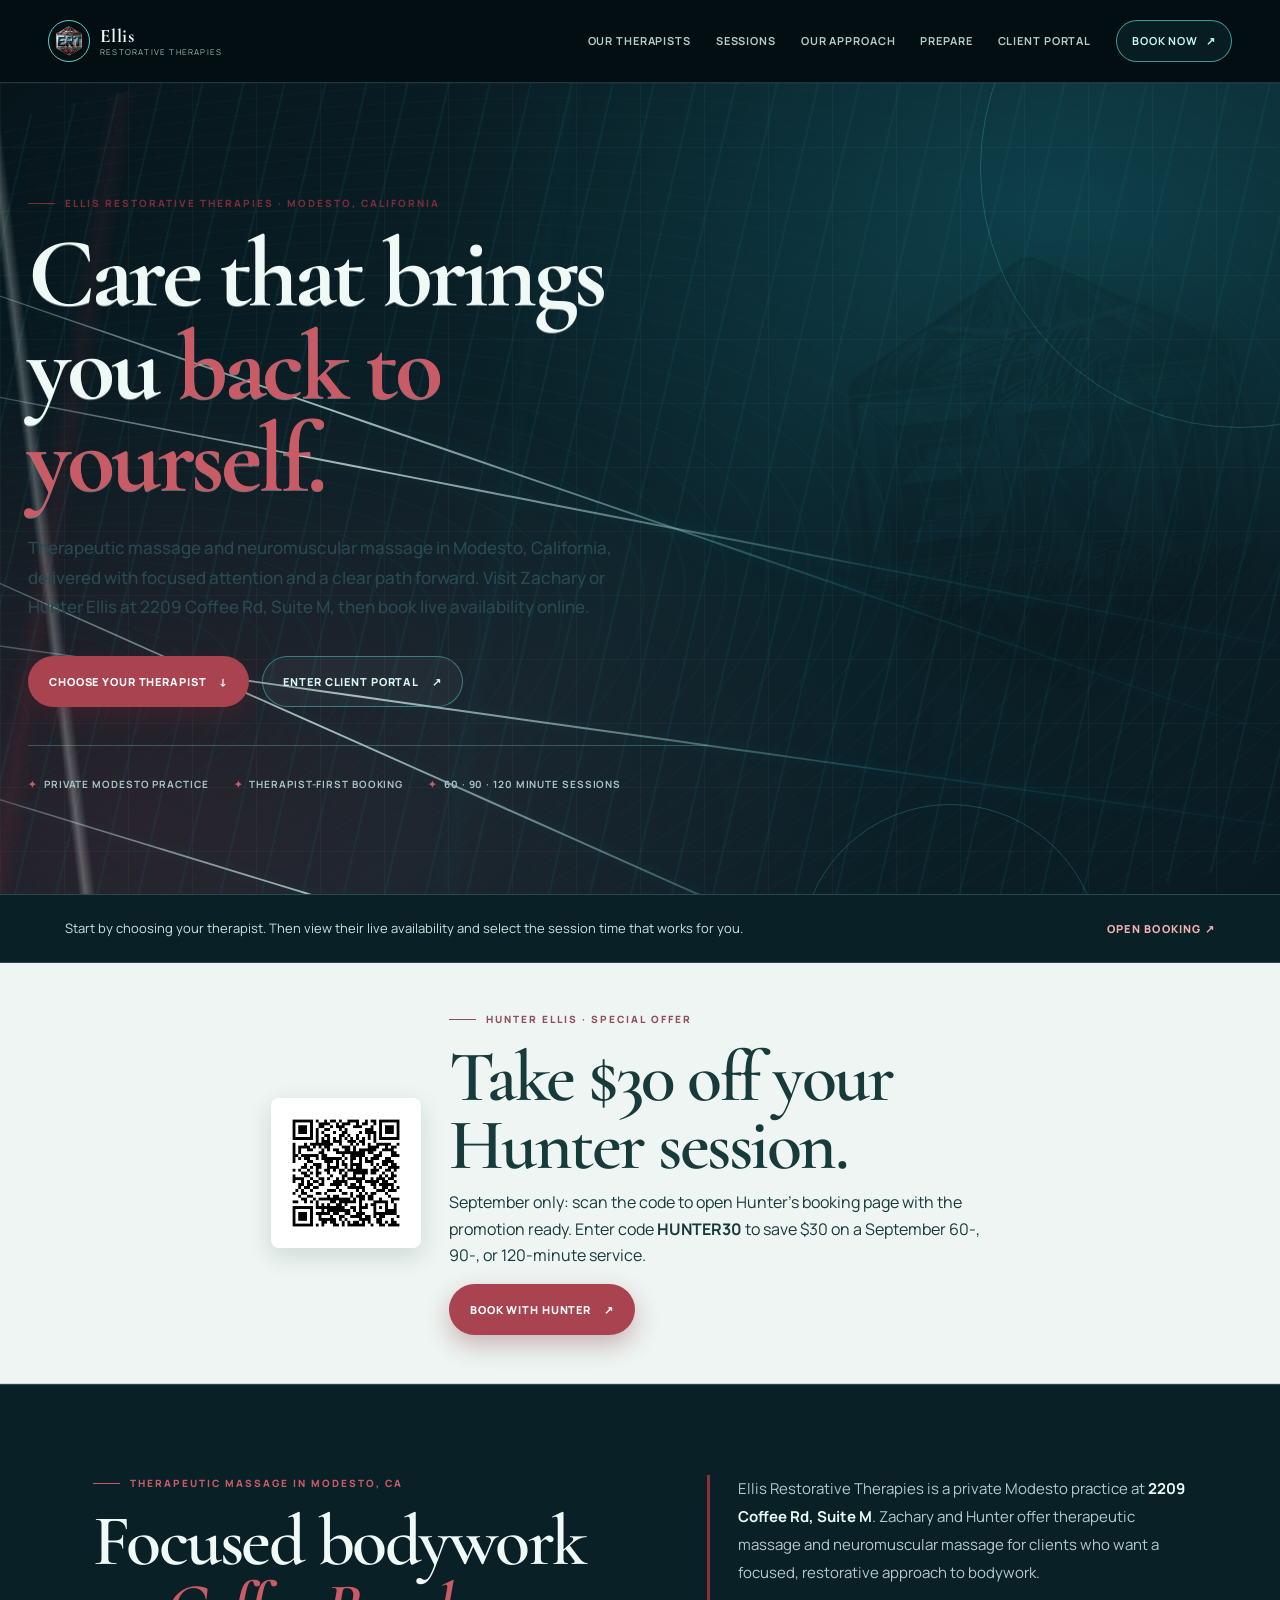
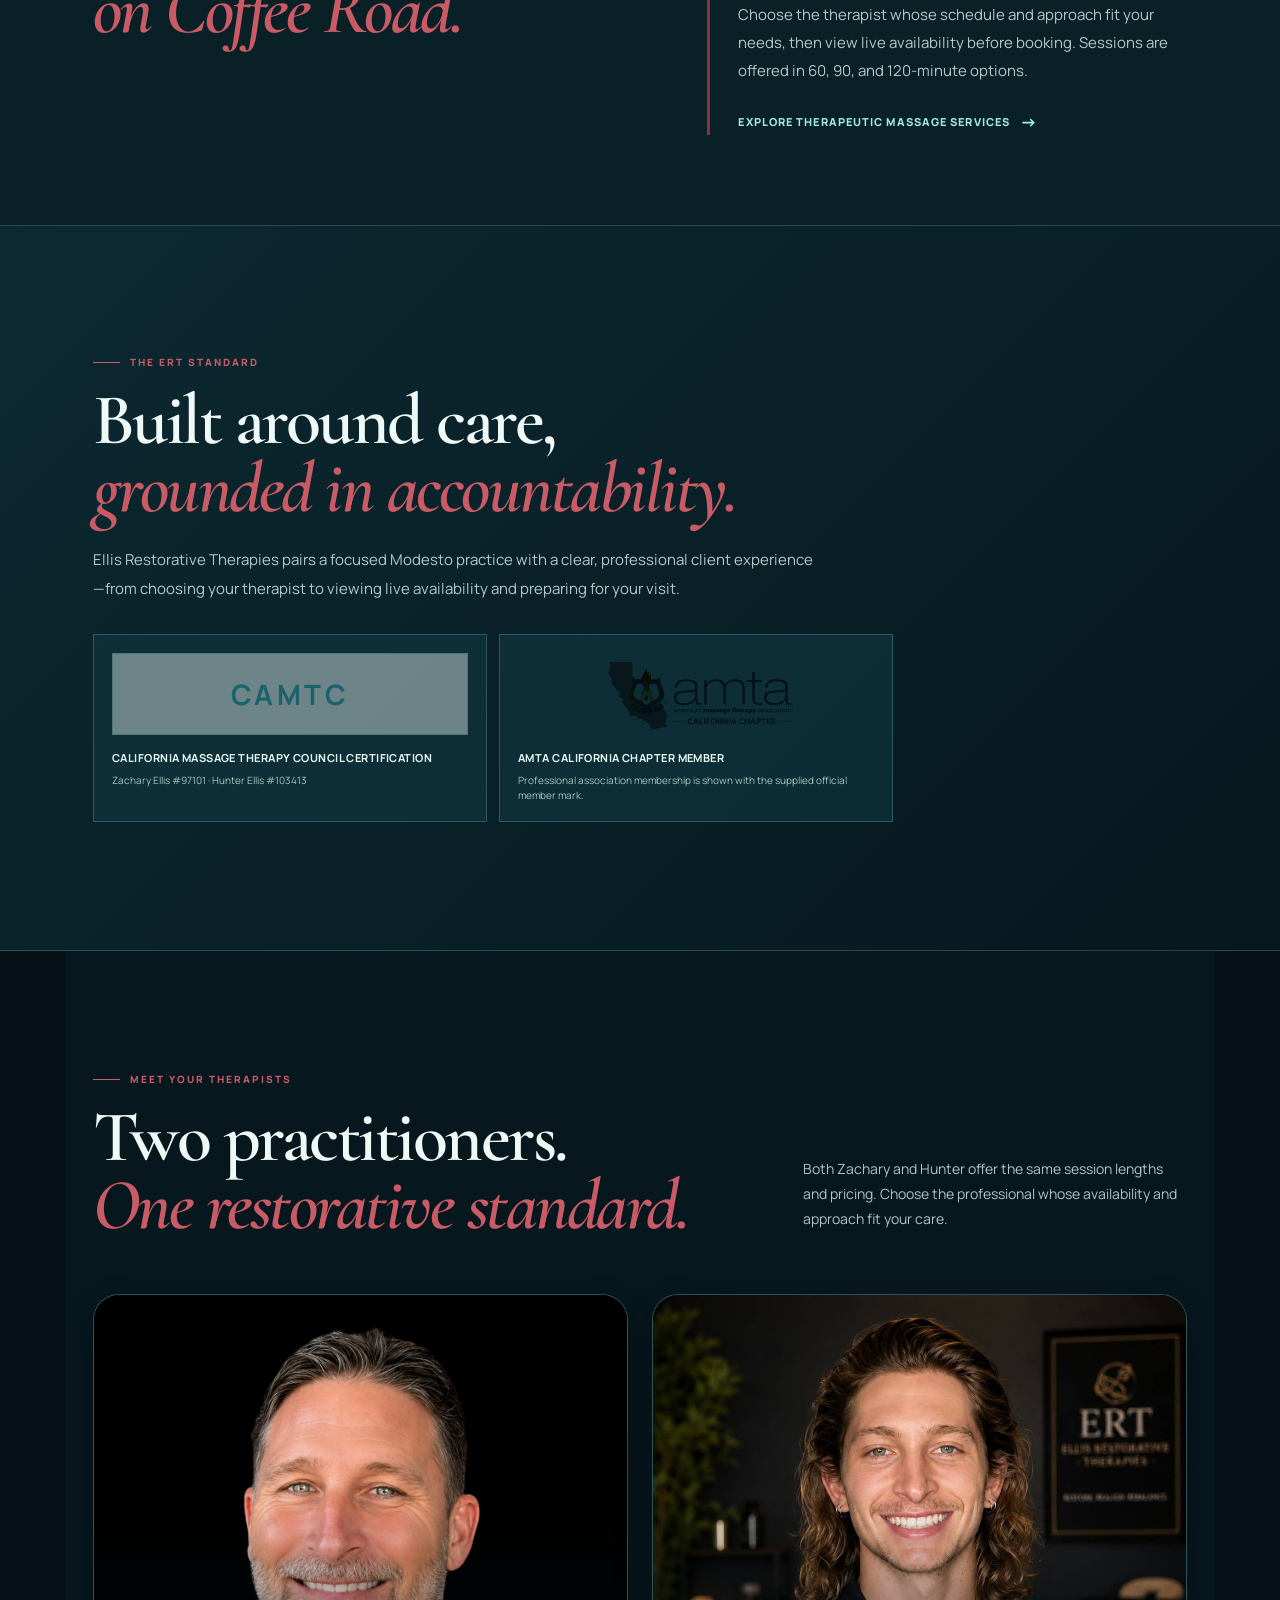
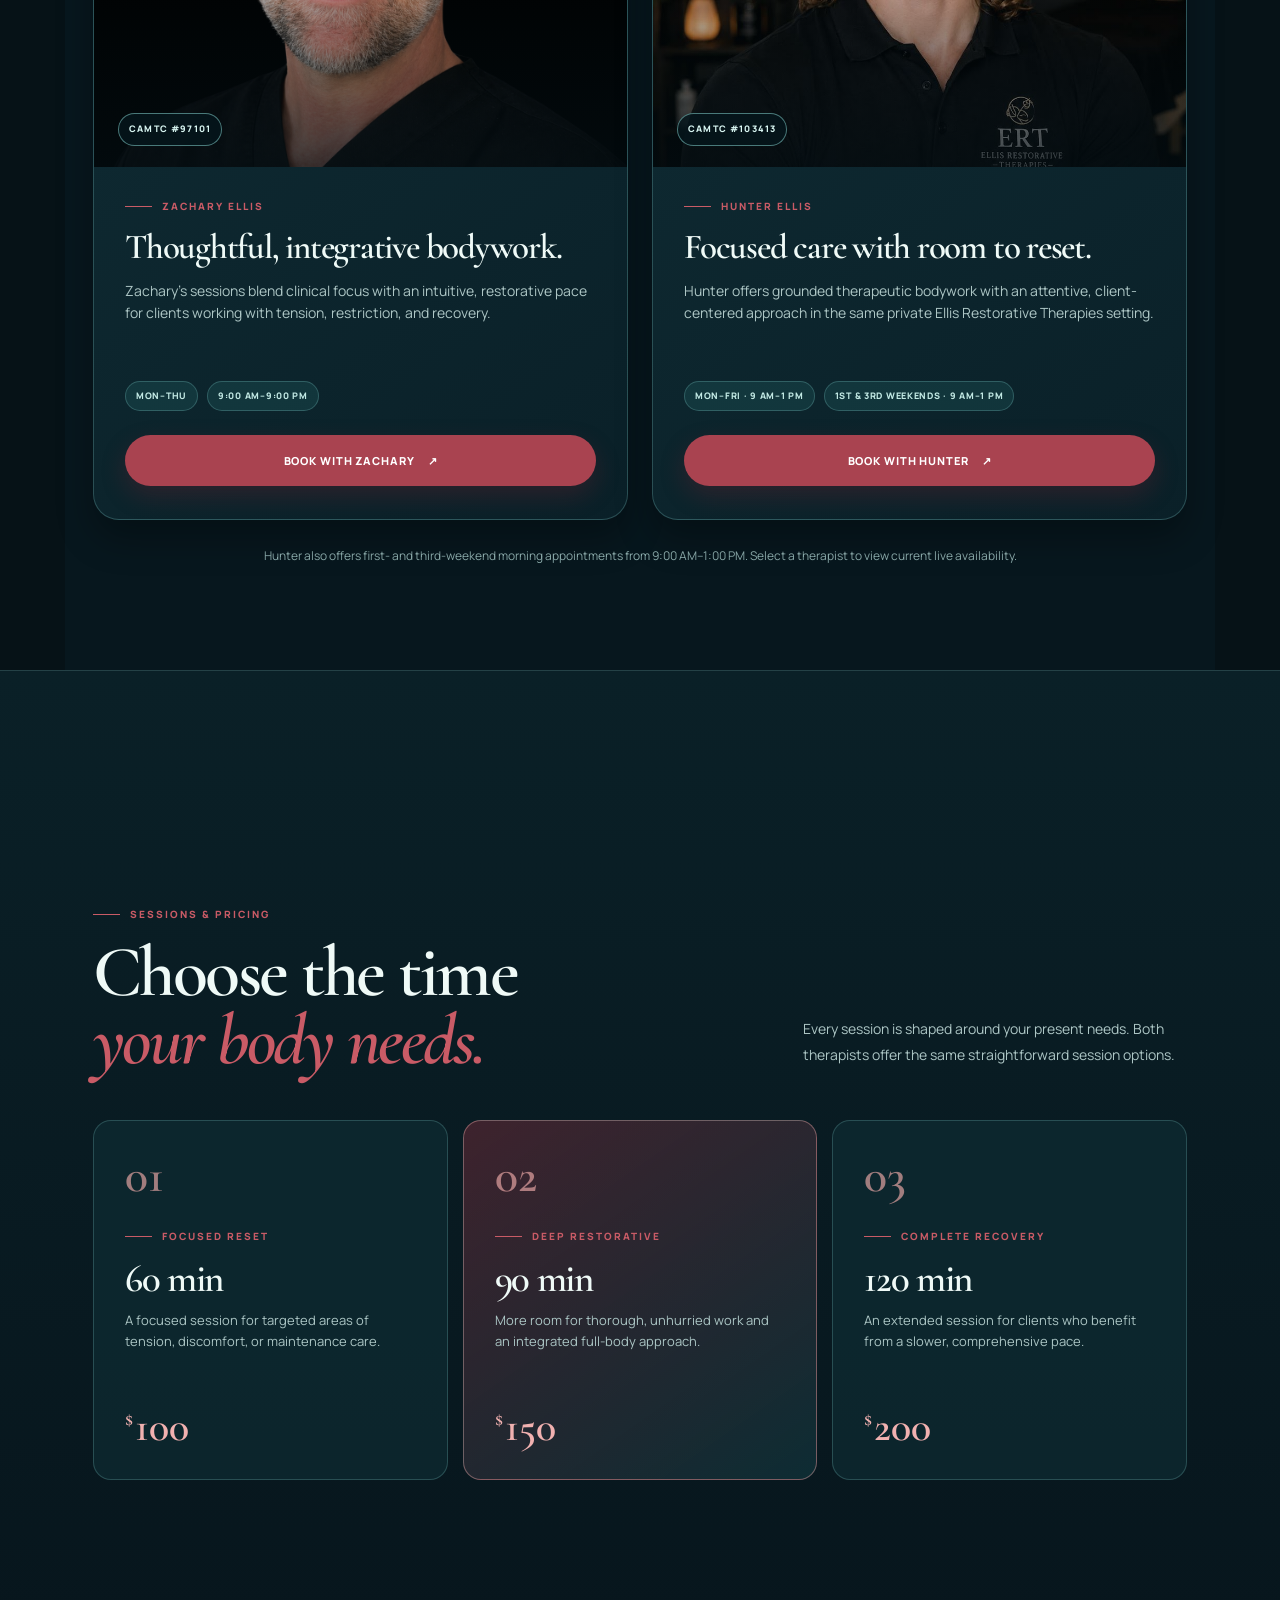
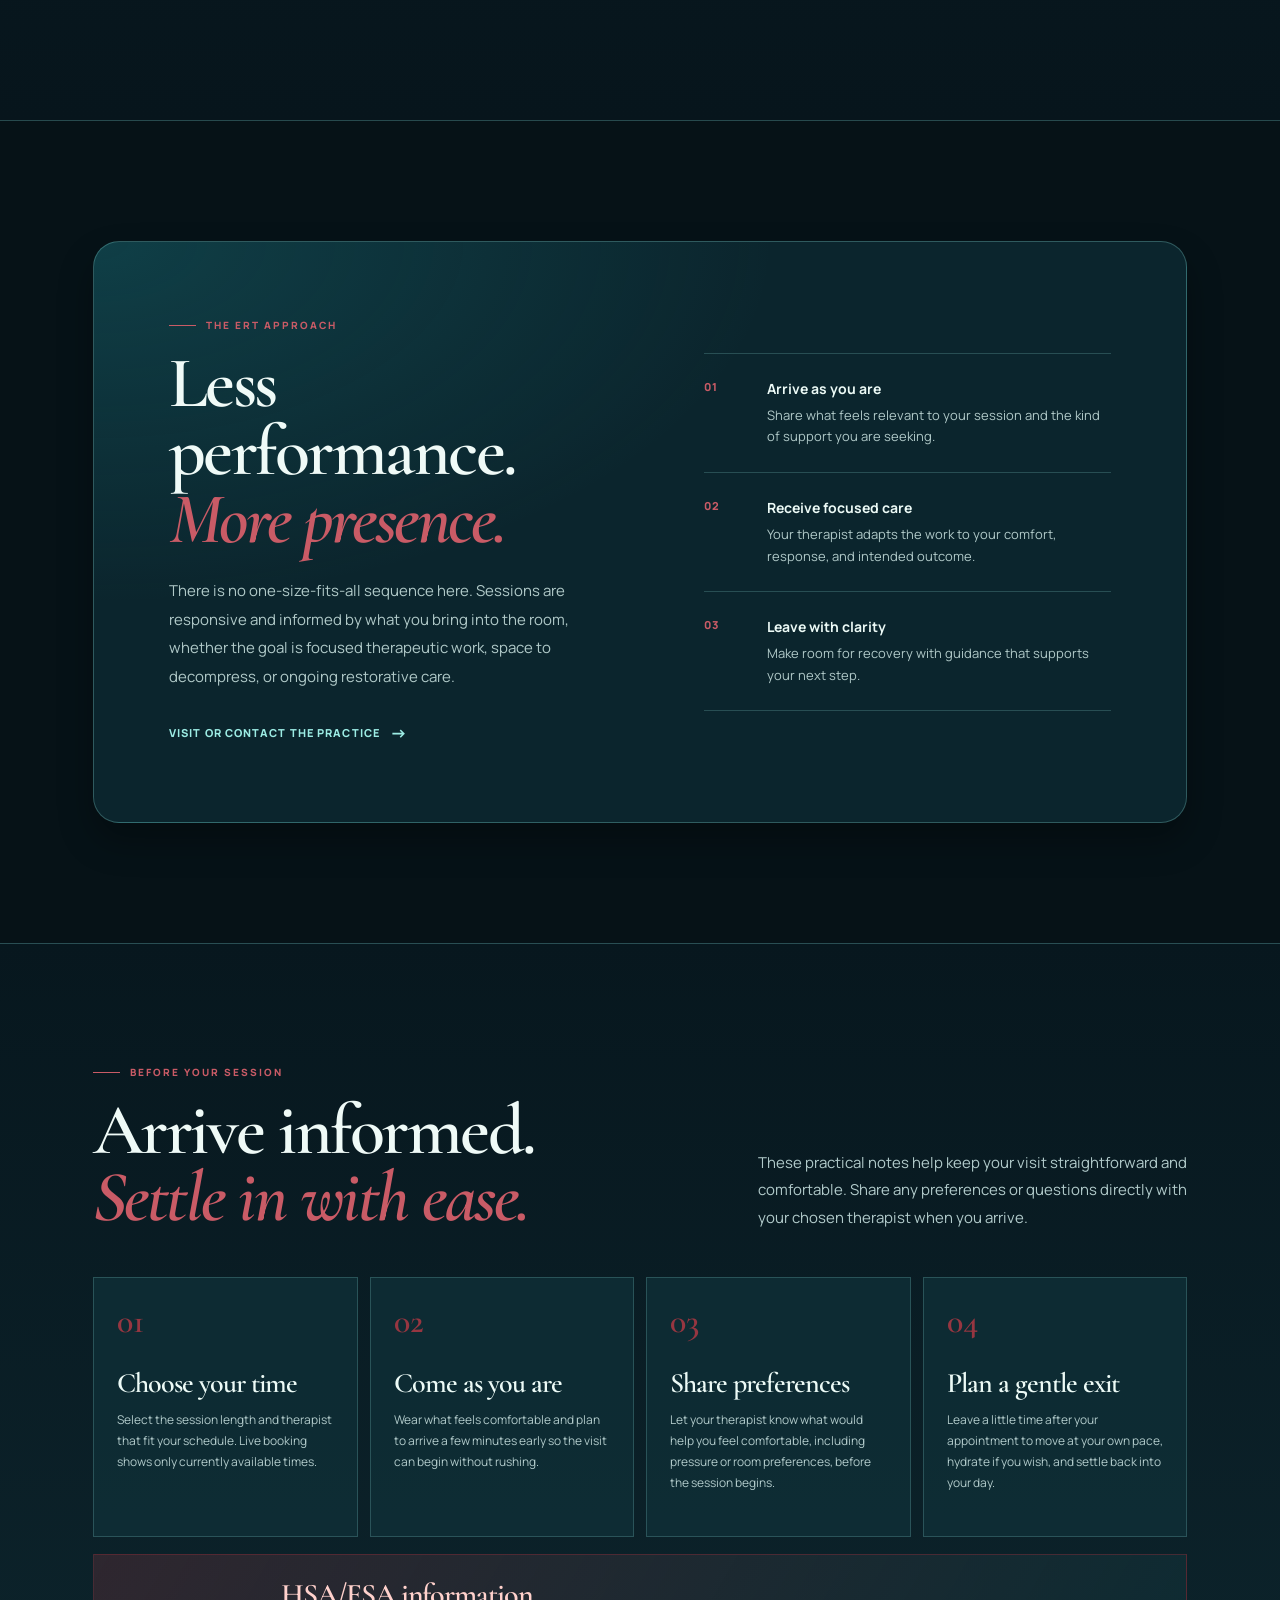
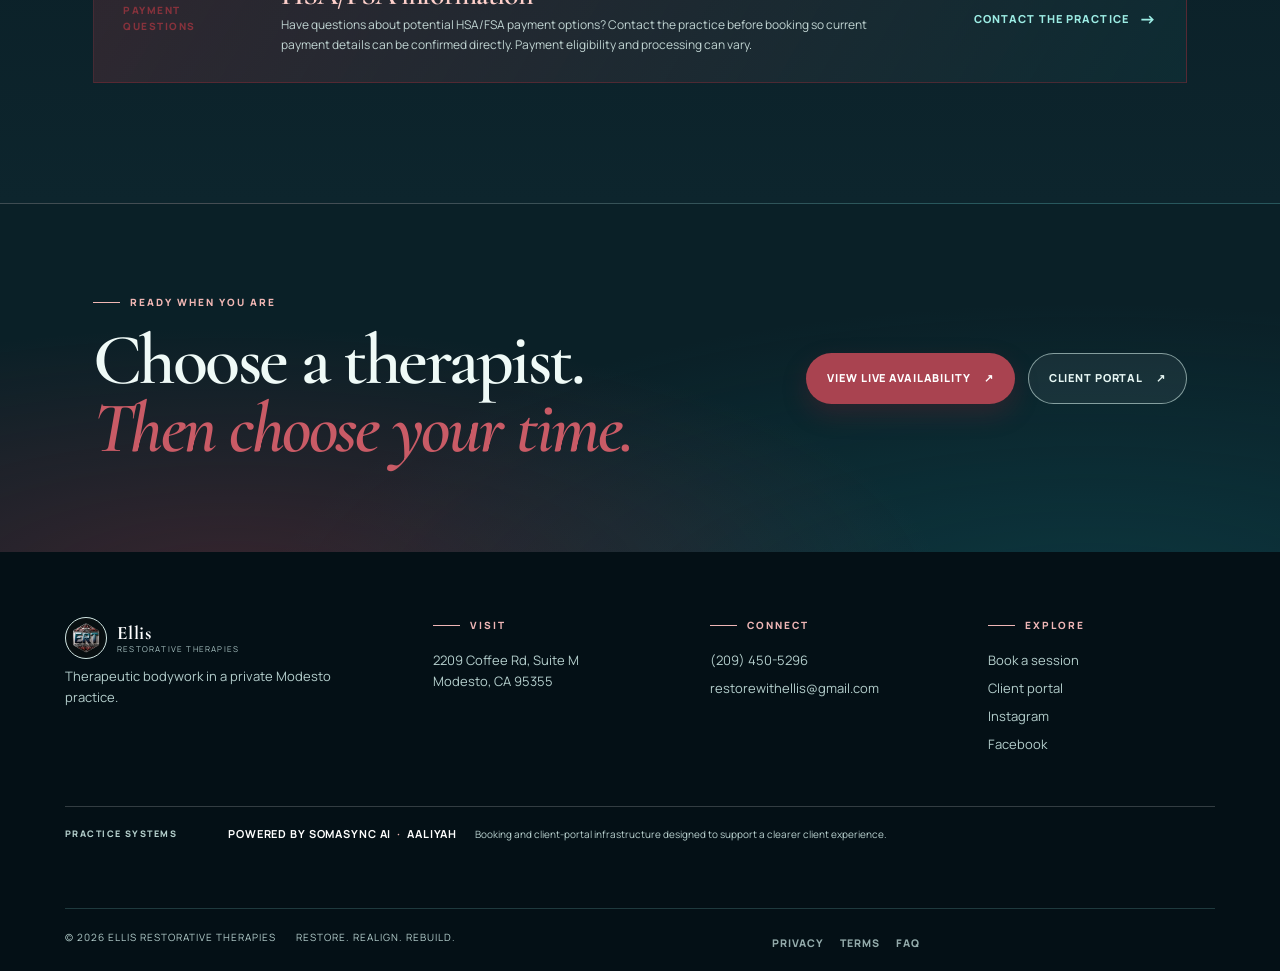
<file: index.html>
<!doctype html>
<html lang="en">
<head>
  <meta charset="UTF-8" />
  <meta name="viewport" content="width=device-width, initial-scale=1.0" />
  <title>Therapeutic & Neuromuscular Massage in Modesto, CA | Ellis Restorative Therapies</title>
  <meta name="description" content="Therapeutic massage and neuromuscular massage in Modesto, CA. Meet Zachary and Hunter Ellis at 2209 Coffee Rd, Suite M, choose your therapist, and book online." />
  <meta name="robots" content="index, follow" />
  <meta name="author" content="Ellis Restorative Therapies" />
  <link rel="canonical" href="https://www.restorewithellis.com/" />
  <meta property="og:type" content="website" />
  <meta property="og:title" content="Therapeutic & Neuromuscular Massage in Modesto, CA | Ellis Restorative Therapies" />
  <meta property="og:description" content="Therapeutic and neuromuscular massage at 2209 Coffee Rd, Suite M in Modesto. Choose Zachary or Hunter Ellis and view live booking availability." />
  <meta property="og:url" content="https://www.restorewithellis.com/" />
  <meta property="og:image" content="https://www.restorewithellis.com/og-restorewithellis.jpg" />
  <meta property="og:site_name" content="Ellis Restorative Therapies" />
  <meta property="og:locale" content="en_US" />
  <meta name="twitter:card" content="summary_large_image" />
  <meta name="twitter:title" content="Therapeutic & Neuromuscular Massage in Modesto, CA | Ellis Restorative Therapies" />
  <meta name="twitter:description" content="Choose Zachary or Hunter Ellis for therapeutic and neuromuscular massage in Modesto, CA." />
  <meta name="twitter:image" content="https://www.restorewithellis.com/og-restorewithellis.jpg" />
  <meta name="geo.region" content="US-CA" />
  <meta name="geo.placename" content="Modesto" />
  <link rel="icon" href="favicon.ico" />
  <link rel="preconnect" href="https://fonts.googleapis.com" />
  <link rel="preconnect" href="https://fonts.gstatic.com" crossorigin />
  <link href="https://fonts.googleapis.com/css2?family=Cormorant+Garamond:ital,wght@0,500;0,600;0,700;1,600;1,700&family=Manrope:wght@400;500;600;700;800&display=swap" rel="stylesheet" />
  <link rel="stylesheet" href="public-redesign.css" />
  <script type="application/ld+json">
  {
    "@context": "https://schema.org",
    "@graph": [
      {
        "@type": ["HealthAndBeautyBusiness", "LocalBusiness"],
        "@id": "https://www.restorewithellis.com/#business",
        "name": "Ellis Restorative Therapies",
        "alternateName": "ERT",
        "description": "Therapeutic massage and neuromuscular massage in Modesto, California with Zachary Ellis and Hunter Ellis.",
        "url": "https://www.restorewithellis.com/",
        "logo": "https://www.restorewithellis.com/logo.png",
        "image": ["https://www.restorewithellis.com/og-restorewithellis.jpg", "https://www.restorewithellis.com/logo.png"],
        "telephone": "+12094505296",
        "email": "restorewithellis@gmail.com",
        "priceRange": "$100-$200",
        "address": {"@type": "PostalAddress", "streetAddress": "2209 Coffee Rd, Suite M", "addressLocality": "Modesto", "addressRegion": "CA", "postalCode": "95355", "addressCountry": "US"},
        "geo": {"@type": "GeoCoordinates", "latitude": 37.63910, "longitude": -120.99400},
        "areaServed": {"@type": "City", "name": "Modesto"},
        "sameAs": ["https://www.instagram.com/ellisrestorativetherapies/", "https://www.facebook.com/p/Ellis-Restorative-Therapies-61580974690488/"],
        "hasOfferCatalog": {"@type": "OfferCatalog", "name": "Therapeutic Massage and Bodywork Sessions", "itemListElement": [
          {"@type": "Offer", "itemOffered": {"@type": "Service", "name": "Therapeutic Massage in Modesto"}, "price": "100", "priceCurrency": "USD"},
          {"@type": "Offer", "itemOffered": {"@type": "Service", "name": "Neuromuscular Massage in Modesto"}, "price": "100", "priceCurrency": "USD"}
        ]}
      },
      {"@type": "WebSite", "@id": "https://www.restorewithellis.com/#website", "url": "https://www.restorewithellis.com/", "name": "Ellis Restorative Therapies", "publisher": {"@id": "https://www.restorewithellis.com/#business"}}
    ]
  }
  </script>
</head>
<body>
  <a class="skip-link" href="#main-content">Skip to content</a>
  <header class="site-header">
    <nav class="nav-shell" aria-label="Primary navigation">
      <a href="index.html" class="brand-lockup" aria-label="Ellis Restorative Therapies home">
        <span class="brand-mark brand-mark-logo"><img src="logo.png" alt="Official Ellis Restorative Therapies logo" /></span>
        <span><strong>Ellis</strong><small>Restorative Therapies</small></span>
      </a>
      <ul class="nav-links">
        <li><a href="#therapists">Our therapists</a></li>
        <li><a href="#services">Sessions</a></li>
        <li><a href="#approach">Our approach</a></li>
        <li><a href="#prepare">Prepare</a></li>
        <li><a href="https://client.restorewithellis.com">Client portal</a></li>
        <li><a class="nav-book" href="book.html">Book now <span>↗</span></a></li>
      </ul>
      <button class="nav-toggle" aria-label="Toggle navigation" aria-expanded="false"><span></span><span></span><span></span></button>
    </nav>
  </header>

  <main id="main-content">
    <section class="hero-section">
      <div class="hero-orbit orbit-one"></div><div class="hero-orbit orbit-two"></div>
      <div class="hero-fiber-field" aria-hidden="true"><span></span><span></span><span></span><span></span><span></span></div>
      <div class="hero-background-logo" aria-hidden="true"><span class="background-logo-halo"></span><img src="logo.png" alt="" /></div>
      <div class="hero-grid hero-grid-logo-left">
        <div class="hero-copy rise-in">
          <p class="eyebrow">Ellis Restorative Therapies · Modesto, California</p>
          <h1>Care that brings you <em>back to yourself.</em></h1>
          <p class="hero-lede">Therapeutic massage and neuromuscular massage in Modesto, California, delivered with focused attention and a clear path forward. Visit Zachary or Hunter Ellis at 2209 Coffee Rd, Suite M, then book live availability online.</p>
          <div class="hero-actions">
            <a class="button button-gold" href="#therapists">Choose your therapist <span>↓</span></a>
            <a class="button button-quiet" href="https://client.restorewithellis.com">Enter client portal <span>↗</span></a>
          </div>
          <ul class="hero-notes" aria-label="Practice highlights">
            <li>Private Modesto practice</li><li>Therapist-first booking</li><li>60 · 90 · 120 minute sessions</li>
          </ul>
        </div>
      </div>
    </section>

    <section class="intro-strip" aria-label="Booking introduction">
      <p>Start by choosing your therapist. Then view their live availability and select the session time that works for you.</p>
      <a href="book.html">Open booking <span>↗</span></a>
    </section>

    <section class="promo-strip" aria-labelledby="hunter-promo-title" style="padding:48px 24px;background:#eef5f2;border-bottom:1px solid rgba(20,50,48,.14);">
      <div style="max-width:980px;margin:0 auto;display:flex;align-items:center;justify-content:center;gap:28px;flex-wrap:wrap;text-align:left;">
        <img src="hunter-30-off-qr.png" width="150" height="150" alt="QR code for $30 off a Hunter Ellis session" style="background:#fff;padding:10px;border-radius:8px;box-shadow:0 8px 24px rgba(20,50,48,.14);" />
        <div style="max-width:560px;color:#173a3b;">
          <p class="eyebrow" style="color:#8f4e5b;">Hunter Ellis · special offer</p>
          <h2 id="hunter-promo-title" style="margin:0 0 10px;">Take $30 off your Hunter session.</h2>
          <p style="margin:0 0 16px;line-height:1.65;">September only: scan the code to open Hunter’s booking page with the promotion ready. Enter code <strong>HUNTER30</strong> to save $30 on a September 60-, 90-, or 120-minute service.</p>
          <a class="button button-gold" href="book.html?therapist=hunter&promo=HUNTER30">Book with Hunter <span>↗</span></a>
        </div>
      </div>
    </section>

    <section class="local-service-section" aria-labelledby="modesto-service-title">
      <div class="local-service-inner">
        <div><p class="eyebrow">Therapeutic massage in Modesto, CA</p><h2 id="modesto-service-title">Focused bodywork<br><em>on Coffee Road.</em></h2></div>
        <div class="local-service-copy">
          <p>Ellis Restorative Therapies is a private Modesto practice at <strong>2209 Coffee Rd, Suite M</strong>. Zachary and Hunter offer therapeutic massage and neuromuscular massage for clients who want a focused, restorative approach to bodywork.</p>
          <p>Choose the therapist whose schedule and approach fit your needs, then view live availability before booking. Sessions are offered in 60, 90, and 120-minute options.</p>
          <a class="text-link" href="services.html">Explore therapeutic massage services <span>→</span></a>
        </div>
      </div>
    </section>

    <section class="brand-trust-section" aria-labelledby="brand-trust-title">
      <div class="brand-trust-inner">
        <div class="brand-trust-copy">
          <p class="eyebrow">The ERT standard</p>
          <h2 id="brand-trust-title">Built around care,<br><em>grounded in accountability.</em></h2>
          <p>Ellis Restorative Therapies pairs a focused Modesto practice with a clear, professional client experience—from choosing your therapist to viewing live availability and preparing for your visit.</p>
          <div class="credential-grid" aria-label="Professional credential information">
            <div class="credential-card credential-card-camtc">
              <span class="credential-text-mark" aria-hidden="true">CAMTC</span>
              <span><b>California Massage Therapy Council certification</b><small>Zachary Ellis #97101 · Hunter Ellis #103413</small></span>
            </div>
            <div class="credential-card credential-card-amta">
              <img src="amta-california-chapter-member-logo.png" alt="American Massage Therapy Association California Chapter member logo" />
              <span><b>AMTA California Chapter member</b><small>Professional association membership is shown with the supplied official member mark.</small></span>
            </div>
          </div>
        </div>
      </div>
    </section>

    <section class="therapist-section section-wrap" id="therapists">
      <div class="section-heading">
        <div><p class="eyebrow">Meet your therapists</p><h2>Two practitioners.<br><em>One restorative standard.</em></h2></div>
        <p>Both Zachary and Hunter offer the same session lengths and pricing. Choose the professional whose availability and approach fit your care.</p>
      </div>
      <div class="therapist-grid">
        <article class="therapist-card rise-in">
          <div class="portrait-frame"><img src="zachary.png" alt="Zachary Ellis, CAMTC certified therapist" /><span class="portrait-tag">CAMTC #97101</span></div>
          <div class="therapist-copy">
            <p class="eyebrow">Zachary Ellis</p><h3>Thoughtful, integrative bodywork.</h3>
            <p>Zachary’s sessions blend clinical focus with an intuitive, restorative pace for clients working with tension, restriction, and recovery.</p>
            <div class="profile-meta"><span>Mon–Thu</span><span>9:00 AM–9:00 PM</span></div>
            <a class="button button-gold full" href="book.html?therapist=zachary">Book with Zachary <span>↗</span></a>
          </div>
        </article>
        <article class="therapist-card rise-in delay-one">
          <div class="portrait-frame"><img src="hunter-ellis.jpg" alt="Hunter Ellis, CAMTC certified therapist" /><span class="portrait-tag">CAMTC #103413</span></div>
          <div class="therapist-copy">
            <p class="eyebrow">Hunter Ellis</p><h3>Focused care with room to reset.</h3>
            <p>Hunter offers grounded therapeutic bodywork with an attentive, client-centered approach in the same private Ellis Restorative Therapies setting.</p>
            <div class="profile-meta"><span>Mon–Fri · 9 AM–1 PM</span><span>1st &amp; 3rd weekends · 9 AM–1 PM</span></div>
            <a class="button button-gold full" href="book.html?therapist=hunter">Book with Hunter <span>↗</span></a>
          </div>
        </article>
      </div>
      <p class="schedule-note">Hunter also offers first- and third-weekend morning appointments from 9:00 AM–1:00 PM. Select a therapist to view current live availability.</p>
    </section>

    <section class="sessions-section" id="services">
      <div class="section-wrap">
        <div class="section-heading compact"><div><p class="eyebrow">Sessions & pricing</p><h2>Choose the time<br><em>your body needs.</em></h2></div><p>Every session is shaped around your present needs. Both therapists offer the same straightforward session options.</p></div>
        <div class="session-grid">
          <article class="session-card"><span>01</span><p class="eyebrow">Focused reset</p><h3>60 min</h3><p>A focused session for targeted areas of tension, discomfort, or maintenance care.</p><strong><sup>$</sup>100</strong></article>
          <article class="session-card featured"><span>02</span><p class="eyebrow">Deep restorative</p><h3>90 min</h3><p>More room for thorough, unhurried work and an integrated full-body approach.</p><strong><sup>$</sup>150</strong></article>
          <article class="session-card"><span>03</span><p class="eyebrow">Complete recovery</p><h3>120 min</h3><p>An extended session for clients who benefit from a slower, comprehensive pace.</p><strong><sup>$</sup>200</strong></article>
        </div>
      </div>
    </section>

    <section class="approach-section section-wrap" id="approach">
      <div class="approach-panel">
        <div class="approach-copy"><p class="eyebrow">The ERT approach</p><h2>Less performance.<br><em>More presence.</em></h2><p>There is no one-size-fits-all sequence here. Sessions are responsive and informed by what you bring into the room, whether the goal is focused therapeutic work, space to decompress, or ongoing restorative care.</p><a class="text-link" href="contact.html">Visit or contact the practice <span>→</span></a></div>
        <ol class="care-steps"><li><span>01</span><div><b>Arrive as you are</b><p>Share what feels relevant to your session and the kind of support you are seeking.</p></div></li><li><span>02</span><div><b>Receive focused care</b><p>Your therapist adapts the work to your comfort, response, and intended outcome.</p></div></li><li><span>03</span><div><b>Leave with clarity</b><p>Make room for recovery with guidance that supports your next step.</p></div></li></ol>
      </div>
    </section>

    <section class="prepare-section" id="prepare" aria-labelledby="prepare-title">
      <div class="prepare-inner">
        <div class="prepare-heading"><div><p class="eyebrow">Before your session</p><h2 id="prepare-title">Arrive informed.<br><em>Settle in with ease.</em></h2></div><p>These practical notes help keep your visit straightforward and comfortable. Share any preferences or questions directly with your chosen therapist when you arrive.</p></div>
        <div class="prepare-grid">
          <article class="prepare-card"><span>01</span><h3>Choose your time</h3><p>Select the session length and therapist that fit your schedule. Live booking shows only currently available times.</p></article>
          <article class="prepare-card"><span>02</span><h3>Come as you are</h3><p>Wear what feels comfortable and plan to arrive a few minutes early so the visit can begin without rushing.</p></article>
          <article class="prepare-card"><span>03</span><h3>Share preferences</h3><p>Let your therapist know what would help you feel comfortable, including pressure or room preferences, before the session begins.</p></article>
          <article class="prepare-card"><span>04</span><h3>Plan a gentle exit</h3><p>Leave a little time after your appointment to move at your own pace, hydrate if you wish, and settle back into your day.</p></article>
        </div>
        <aside class="payment-note" aria-label="HSA and FSA payment information"><span>Payment questions</span><div><h3>HSA/FSA information</h3><p>Have questions about potential HSA/FSA payment options? Contact the practice before booking so current payment details can be confirmed directly. Payment eligibility and processing can vary.</p></div><a href="contact.html" class="text-link">Contact the practice <span>→</span></a></aside>
      </div>
    </section>

    <section class="booking-band">
      <div><p class="eyebrow">Ready when you are</p><h2>Choose a therapist.<br><em>Then choose your time.</em></h2></div>
      <div class="booking-actions"><a class="button button-gold" href="book.html">View live availability <span>↗</span></a><a class="button button-quiet" href="https://client.restorewithellis.com">Client portal <span>↗</span></a></div>
    </section>
  </main>

  <footer class="site-footer">
    <div class="footer-grid">
      <div><a href="index.html" class="brand-lockup"><span class="brand-mark brand-mark-logo"><img src="logo.png" alt="" /></span><span><strong>Ellis</strong><small>Restorative Therapies</small></span></a><p>Therapeutic bodywork in a private Modesto practice.</p></div>
      <div><p class="eyebrow">Visit</p><p>2209 Coffee Rd, Suite M<br>Modesto, CA 95355</p></div>
      <div><p class="eyebrow">Connect</p><a href="tel:2094505296">(209) 450-5296</a><a href="mailto:restorewithellis@gmail.com">restorewithellis@gmail.com</a></div>
      <div><p class="eyebrow">Explore</p><a href="book.html">Book a session</a><a href="https://client.restorewithellis.com">Client portal</a><a href="https://www.instagram.com/ellisrestorativetherapies/" rel="me">Instagram</a><a href="https://www.facebook.com/p/Ellis-Restorative-Therapies-61580974690488/" rel="me">Facebook</a></div>
    </div>
    <div class="systems-credit"><span>Practice systems</span><strong>Powered by SOMASYNC AI <i>·</i> AALIYAH</strong><p>Booking and client-portal infrastructure designed to support a clearer client experience.</p></div>
    <div class="footer-bottom"><span>© 2026 Ellis Restorative Therapies</span><span>Restore. Realign. Rebuild.</span></div>
  </footer>
  <script src="nav.js"></script>
</body>
</html>
</file>
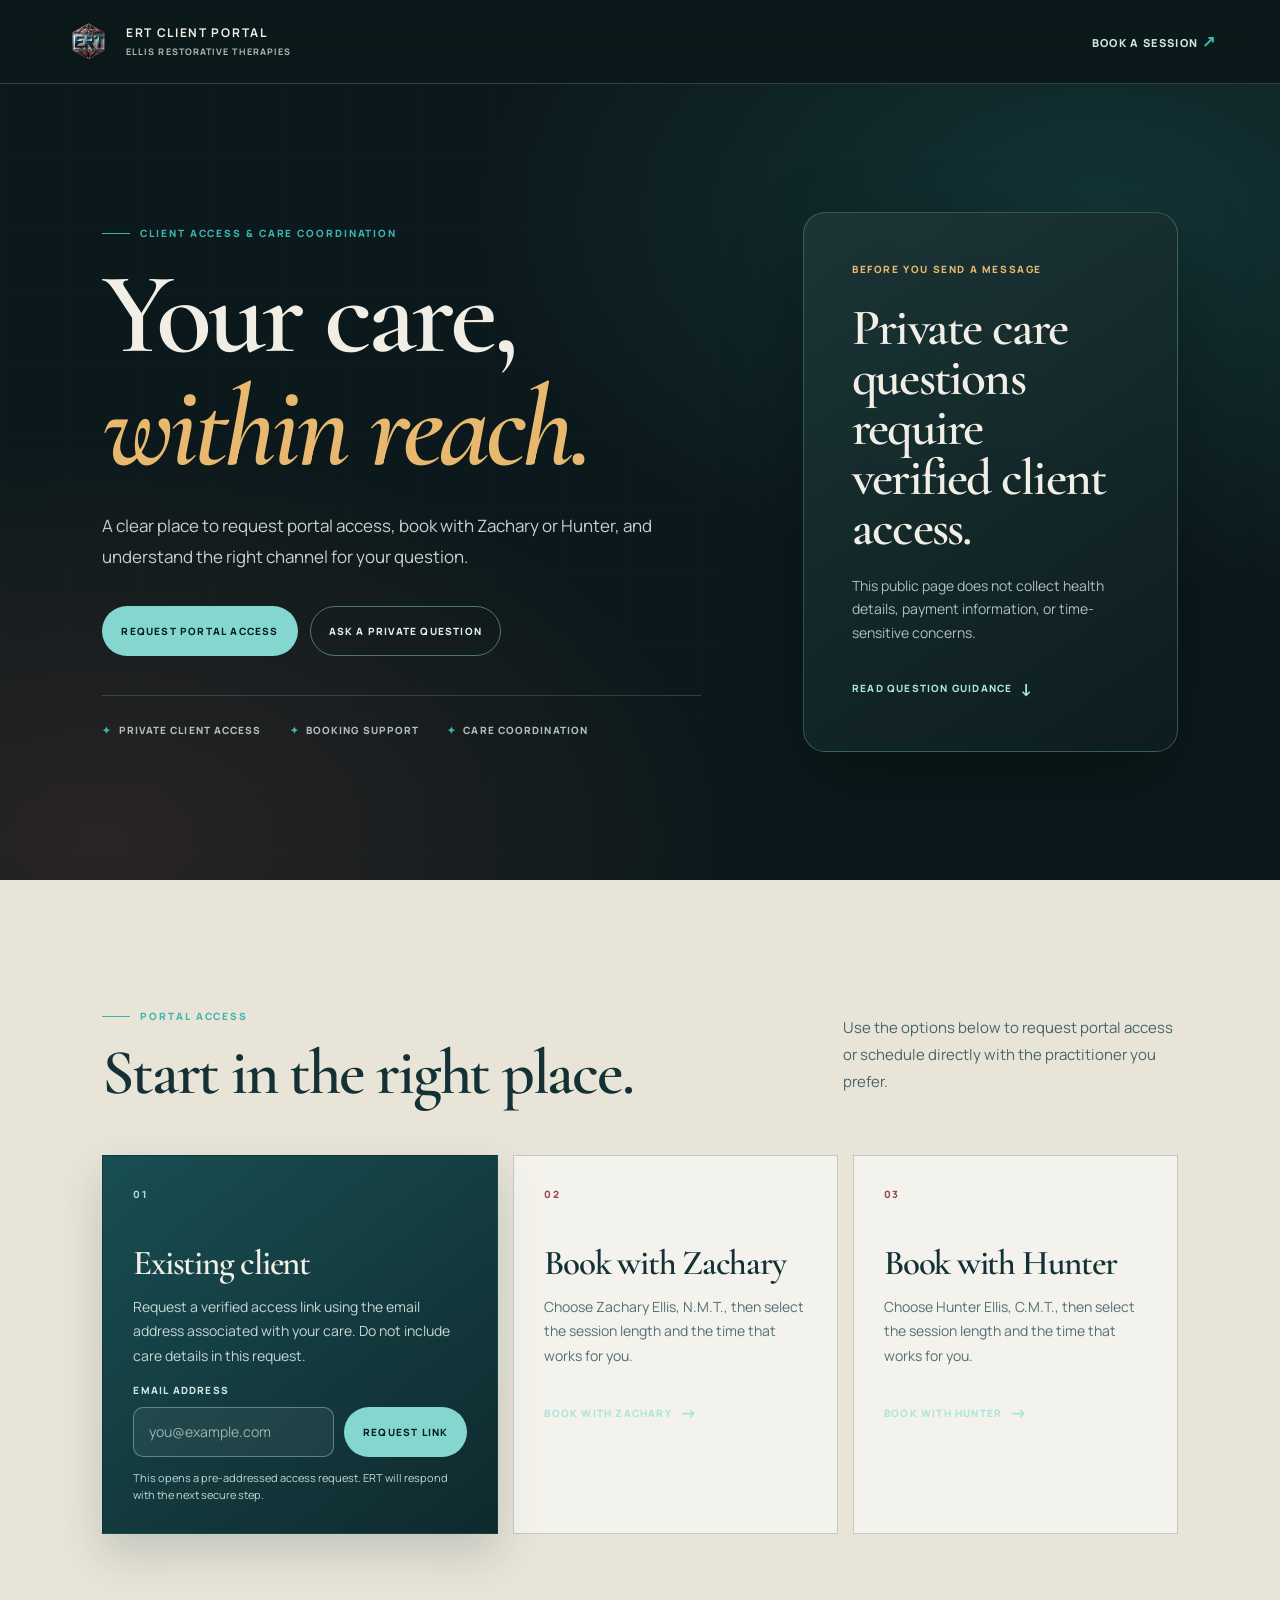
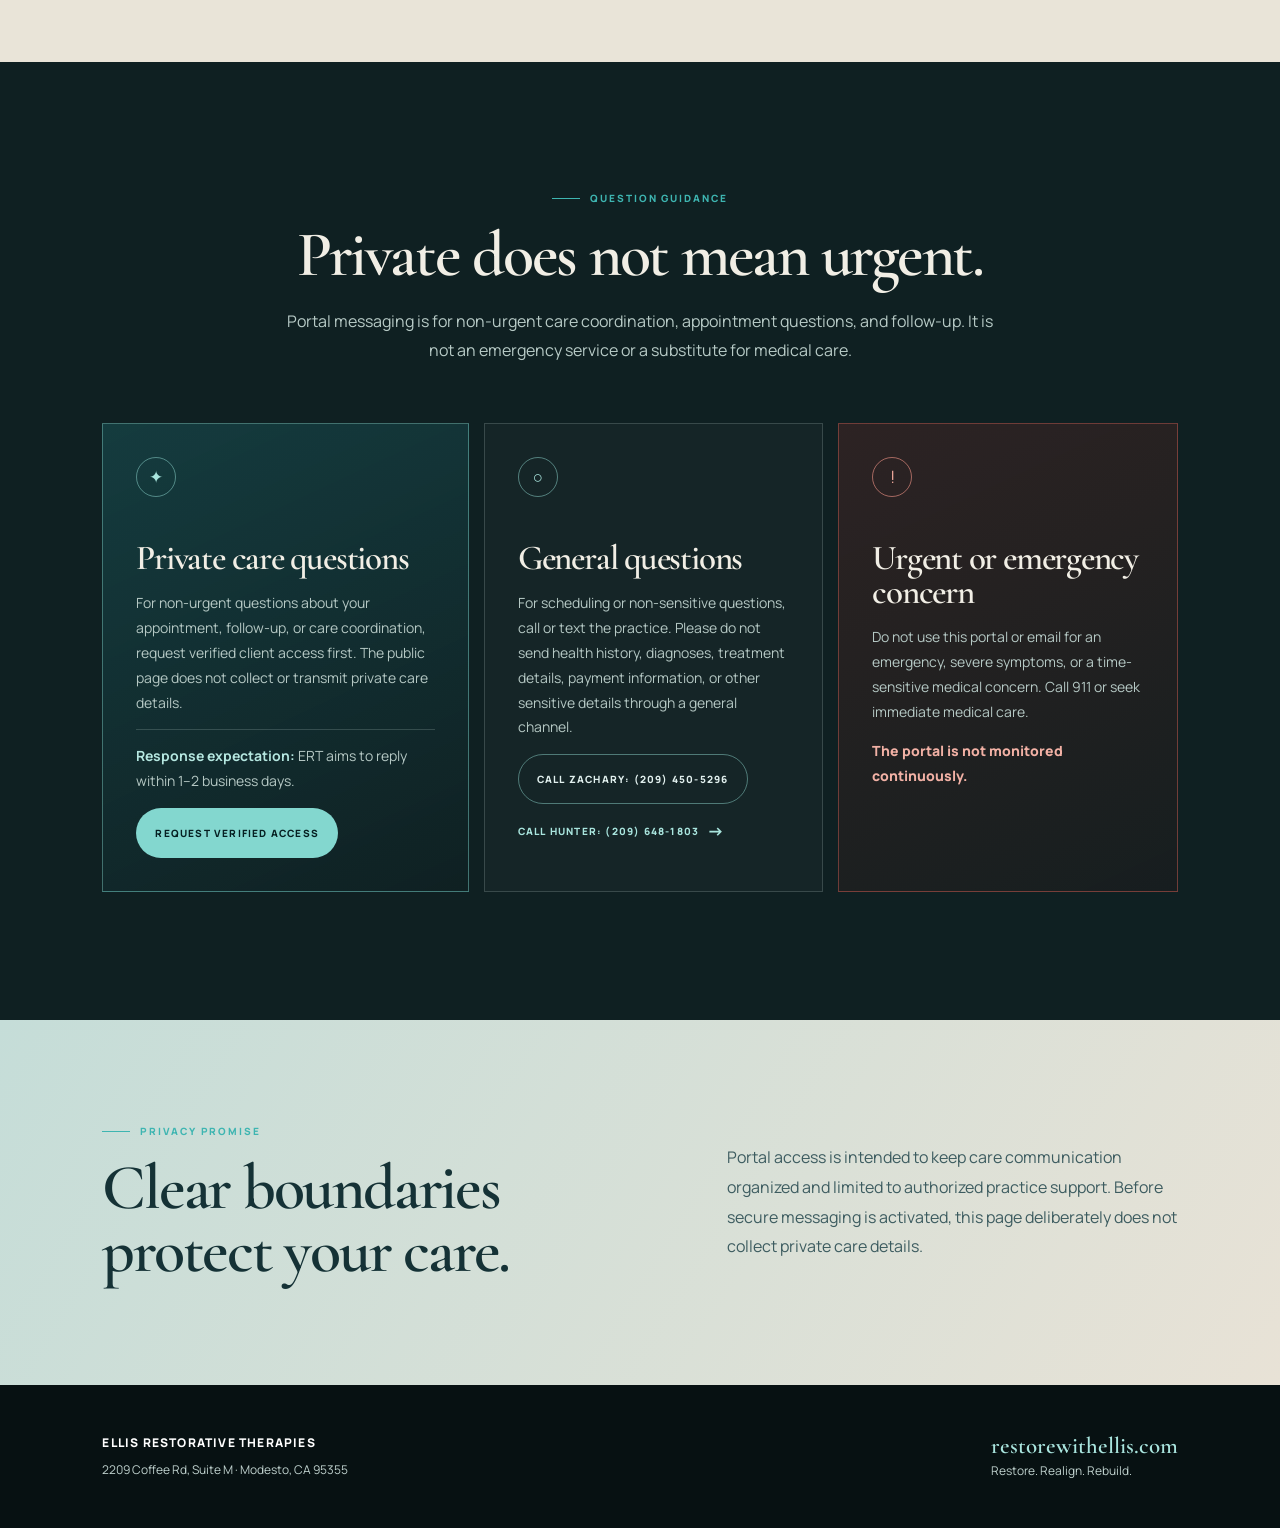
<file: client-portal/index.html>
<!doctype html>
<html lang="en">
<head>
  <meta charset="utf-8">
  <meta name="viewport" content="width=device-width, initial-scale=1">
  <meta name="description" content="Ellis Restorative Therapies client portal access, booking, and private communication guidance.">
  <meta name="robots" content="noindex, nofollow">
  <title>ERT Client Portal | Ellis Restorative Therapies</title>
  <link rel="preconnect" href="https://fonts.googleapis.com">
  <link rel="preconnect" href="https://fonts.gstatic.com" crossorigin>
  <link href="https://fonts.googleapis.com/css2?family=Cormorant+Garamond:ital,wght@0,600;0,700;1,600&family=Manrope:wght@400;500;600;700;800&display=swap" rel="stylesheet">
  <link rel="stylesheet" href="portal.css">
</head>
<body>
  <a class="skip-link" href="#main-content">Skip to content</a>

  <header class="site-header">
    <a class="brand" href="https://www.restorewithellis.com/" aria-label="Return to Ellis Restorative Therapies website">
      <img src="../logo.png" alt="Ellis Restorative Therapies logo">
      <span><strong>ERT Client Portal</strong><small>Ellis Restorative Therapies</small></span>
    </a>
    <a class="header-link" href="https://www.restorewithellis.com/book.html">Book a session <span aria-hidden="true">↗</span></a>
  </header>

  <main id="main-content">
    <section class="hero" aria-labelledby="portal-title">
      <div class="hero-copy">
        <p class="eyebrow">Client access &amp; care coordination</p>
        <h1 id="portal-title">Your care,<br><em>within reach.</em></h1>
        <p class="lede">A clear place to request portal access, book with Zachary or Hunter, and understand the right channel for your question.</p>
        <div class="hero-actions">
          <a class="button button-primary" href="#access">Request portal access</a>
          <a class="button button-secondary" href="#private-questions">Ask a private question</a>
        </div>
        <ul class="hero-notes" aria-label="Portal features">
          <li>Private client access</li>
          <li>Booking support</li>
          <li>Care coordination</li>
        </ul>
      </div>
      <aside class="hero-panel" aria-label="Important portal boundary">
        <p class="panel-label">Before you send a message</p>
        <h2>Private care questions require verified client access.</h2>
        <p>This public page does not collect health details, payment information, or time-sensitive concerns.</p>
        <a class="text-link" href="#private-questions">Read question guidance <span aria-hidden="true">↓</span></a>
      </aside>
    </section>

    <section class="access-section" id="access" aria-labelledby="access-heading">
      <div class="section-heading">
        <div>
          <p class="eyebrow">Portal access</p>
          <h2 id="access-heading">Start in the right place.</h2>
        </div>
        <p>Use the options below to request portal access or schedule directly with the practitioner you prefer.</p>
      </div>

      <div class="access-grid">
        <article class="access-card featured">
          <span class="step">01</span>
          <h3>Existing client</h3>
          <p>Request a verified access link using the email address associated with your care. Do not include care details in this request.</p>
          <form id="access-request-form" novalidate>
            <label for="access-email">Email address</label>
            <div class="input-row">
              <input id="access-email" name="email" type="email" autocomplete="email" placeholder="you@example.com" required>
              <button class="button button-primary" type="submit">Request link</button>
            </div>
            <p class="form-note" id="access-request-note">This opens a pre-addressed access request. ERT will respond with the next secure step.</p>
          </form>
        </article>

        <article class="access-card">
          <span class="step">02</span>
          <h3>Book with Zachary</h3>
          <p>Choose Zachary Ellis, N.M.T., then select the session length and the time that works for you.</p>
          <a class="text-link" href="https://www.restorewithellis.com/book.html?therapist=zachary">Book with Zachary <span aria-hidden="true">→</span></a>
        </article>

        <article class="access-card">
          <span class="step">03</span>
          <h3>Book with Hunter</h3>
          <p>Choose Hunter Ellis, C.M.T., then select the session length and the time that works for you.</p>
          <a class="text-link" href="https://www.restorewithellis.com/book.html?therapist=hunter">Book with Hunter <span aria-hidden="true">→</span></a>
        </article>
      </div>
    </section>

    <section class="questions-section" id="private-questions" aria-labelledby="questions-heading">
      <div class="questions-copy">
        <p class="eyebrow">Question guidance</p>
        <h2 id="questions-heading">Private does not mean urgent.</h2>
        <p class="section-lede">Portal messaging is for non-urgent care coordination, appointment questions, and follow-up. It is not an emergency service or a substitute for medical care.</p>
      </div>

      <div class="question-grid">
        <article class="question-card private-card">
          <div class="card-icon" aria-hidden="true">✦</div>
          <h3>Private care questions</h3>
          <p>For non-urgent questions about your appointment, follow-up, or care coordination, request verified client access first. The public page does not collect or transmit private care details.</p>
          <p class="response-note"><strong>Response expectation:</strong> ERT aims to reply within 1–2 business days.</p>
          <a class="button button-primary" href="#access">Request verified access</a>
        </article>

        <article class="question-card">
          <div class="card-icon" aria-hidden="true">○</div>
          <h3>General questions</h3>
          <p>For scheduling or non-sensitive questions, call or text the practice. Please do not send health history, diagnoses, treatment details, payment information, or other sensitive details through a general channel.</p>
          <a class="button button-secondary" href="tel:+12094505296">Call Zachary: (209) 450-5296</a>
          <a class="text-link phone-link" href="tel:+12096481803">Call Hunter: (209) 648-1803 <span aria-hidden="true">→</span></a>
        </article>

        <article class="question-card urgent-card">
          <div class="card-icon" aria-hidden="true">!</div>
          <h3>Urgent or emergency concern</h3>
          <p>Do not use this portal or email for an emergency, severe symptoms, or a time-sensitive medical concern. Call 911 or seek immediate medical care.</p>
          <p class="urgent-note">The portal is not monitored continuously.</p>
        </article>
      </div>
    </section>

    <section class="privacy-strip" aria-labelledby="privacy-heading">
      <div>
        <p class="eyebrow">Privacy promise</p>
        <h2 id="privacy-heading">Clear boundaries protect your care.</h2>
      </div>
      <p>Portal access is intended to keep care communication organized and limited to authorized practice support. Before secure messaging is activated, this page deliberately does not collect private care details.</p>
    </section>
  </main>

  <footer class="site-footer">
    <div>
      <p class="footer-brand">Ellis Restorative Therapies</p>
      <p>2209 Coffee Rd, Suite M · Modesto, CA 95355</p>
    </div>
    <div>
      <a href="https://www.restorewithellis.com/">restorewithellis.com</a>
      <p>Restore. Realign. Rebuild.</p>
    </div>
  </footer>

  <script src="portal.js"></script>
</body>
</html>
</file>
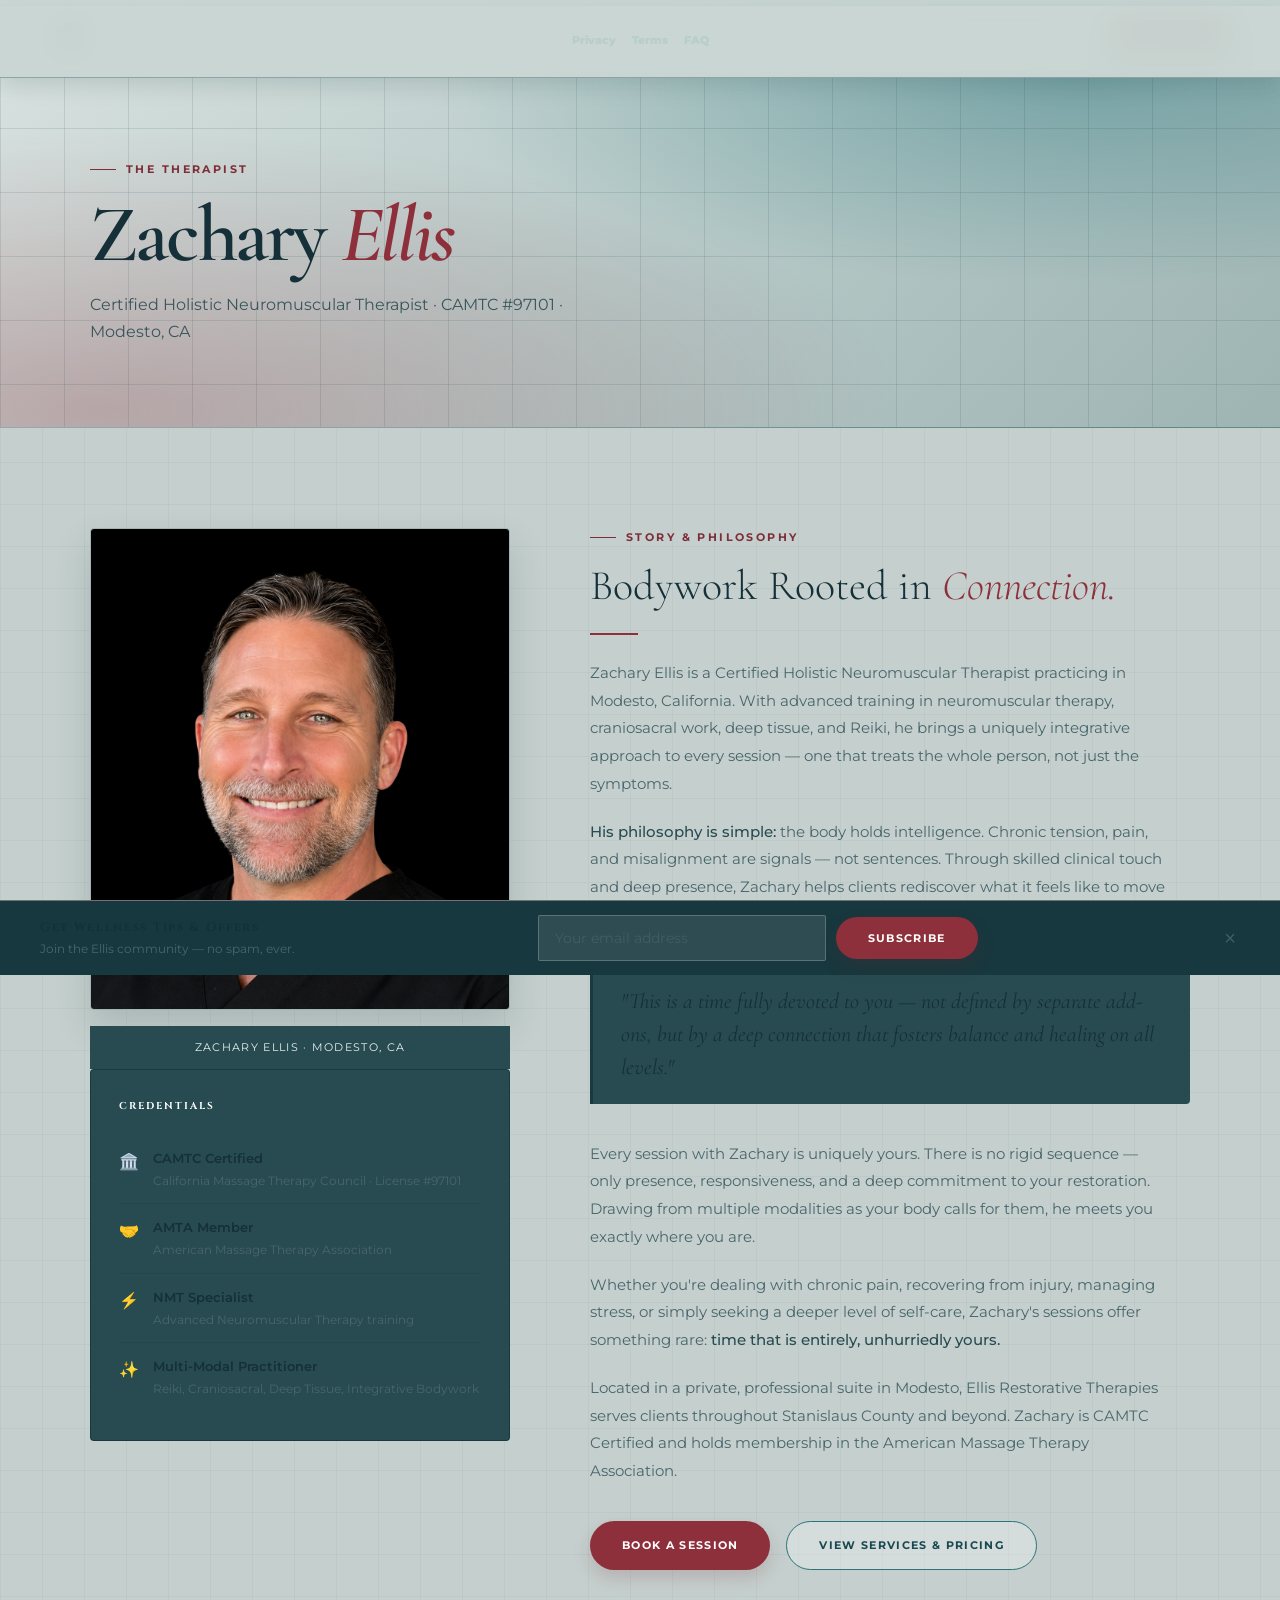
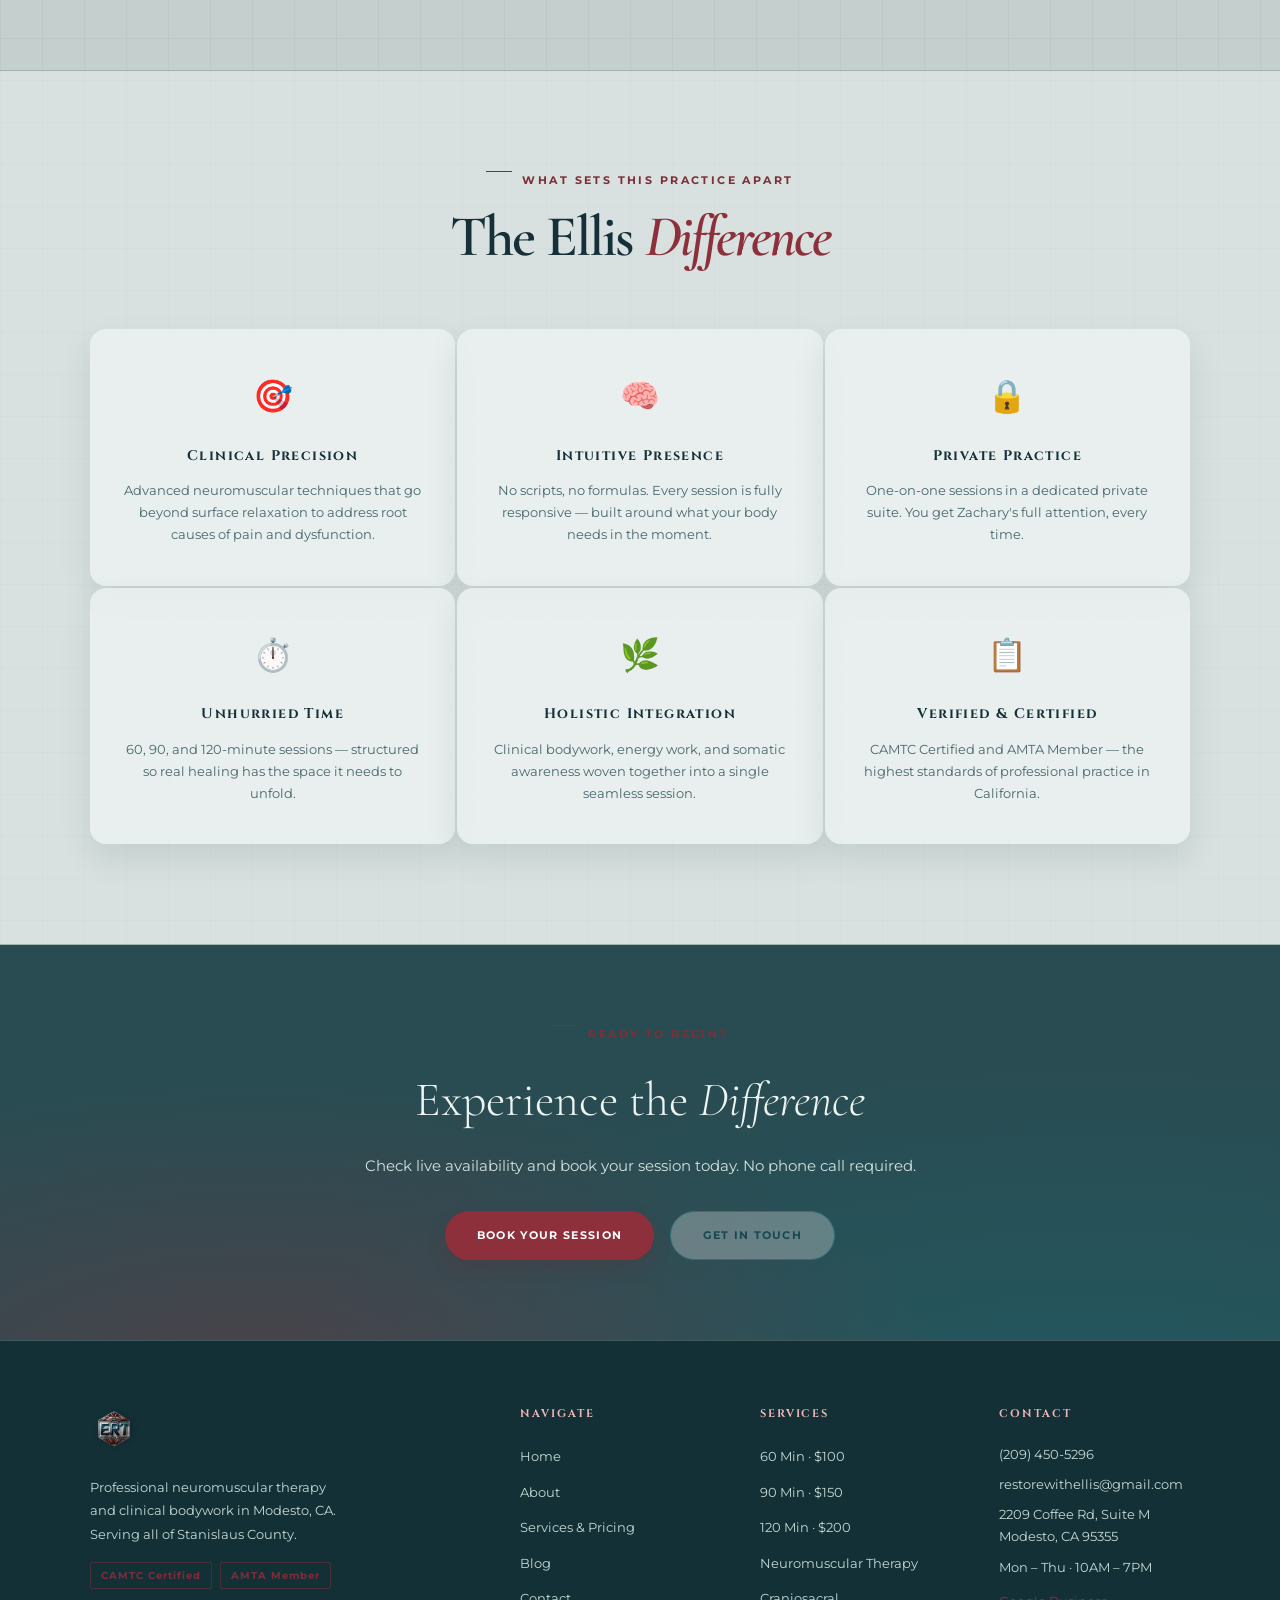
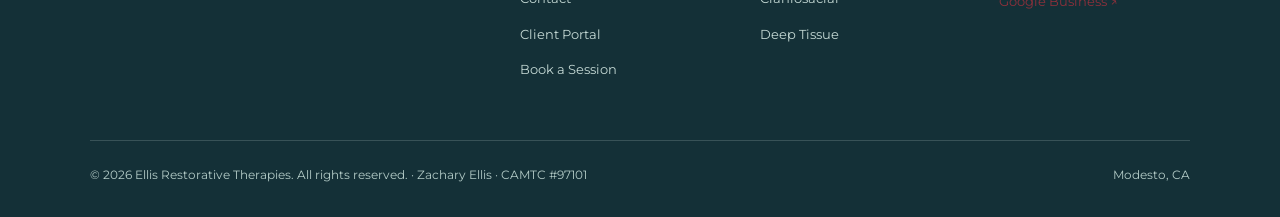
<file: about.html>
<!DOCTYPE html>
<html lang="en">
<head>
  <meta charset="UTF-8" />
  <meta name="viewport" content="width=device-width, initial-scale=1.0" />
  <title>About Zachary Ellis | Therapeutic Massage in Modesto, CA</title>
  <meta name="description" content="Meet Zachary Ellis, CAMTC #97101, and learn about the therapist-first care approach at Ellis Restorative Therapies in Modesto, CA." />
  <meta name="keywords" content="Zachary Ellis massage therapist, therapeutic massage Modesto CA, neuromuscular massage Modesto, CAMTC #97101" />
  <meta name="robots" content="index, follow" />
  <meta name="author" content="Zachary Ellis — Ellis Restorative Therapies" />
  <link rel="canonical" href="https://www.restorewithellis.com/about.html" />

  <!-- Open Graph -->
  <meta property="og:type" content="website" />
  <meta property="og:title" content="About Zachary Ellis | Therapeutic Massage in Modesto, CA" />
  <meta property="og:description" content="Meet Zachary Ellis, CAMTC #97101, at Ellis Restorative Therapies in Modesto, CA." />
  <meta property="og:url" content="https://www.restorewithellis.com/about.html" />
  <meta property="og:image" content="https://www.restorewithellis.com/logo.png" />
  <meta property="og:site_name" content="Ellis Restorative Therapies" />
  <meta property="og:locale" content="en_US" />

  <!-- Twitter Card -->
  <meta name="twitter:card" content="summary_large_image" />
  <meta name="twitter:title" content="About Zachary Ellis | Therapeutic Massage in Modesto, CA" />
  <meta name="twitter:description" content="Meet Zachary Ellis, CAMTC #97101, at Ellis Restorative Therapies in Modesto, CA." />
  <meta name="twitter:image" content="https://www.restorewithellis.com/logo.png" />

  <!-- Geo tags -->
  <meta name="geo.region" content="US-CA" />
  <meta name="geo.placename" content="Modesto" />
  <meta name="geo.position" content="37.6391;-120.9940" />
  <meta name="ICBM" content="37.6391, -120.9940" />

  <!-- Schema.org Local Business Markup -->
  <script type="application/ld+json">
  {
    "@context": "https://schema.org",
    "@type": "HealthAndBeautyBusiness",
    "name": "Ellis Restorative Therapies",
    "alternateName": "ERT",
    "description": "Therapeutic massage and neuromuscular massage at Ellis Restorative Therapies in Modesto, California.",
    "url": "https://www.restorewithellis.com",
    "telephone": "(209) 450-5296",
    "email": "restorewithellis@gmail.com",
    "priceRange": "$100-$200",
    "currenciesAccepted": "USD",
    "paymentAccepted": "Cash, Credit Card",
    "image": "https://www.restorewithellis.com/logo.png",
    "logo": "https://www.restorewithellis.com/logo.png",
    "address": {
      "@type": "PostalAddress",
      "streetAddress": "2209 Coffee Rd, Suite M",
      "addressLocality": "Modesto",
      "addressRegion": "CA",
      "postalCode": "95355",
      "addressCountry": "US"
    },
    "geo": {
      "@type": "GeoCoordinates",
      "latitude": 37.6391,
      "longitude": -120.9940
    },
    "openingHoursSpecification": [
      { "@type": "OpeningHoursSpecification", "dayOfWeek": ["Monday","Tuesday","Wednesday","Thursday"], "opens": "10:00", "closes": "19:00" }
    ],
    "hasOfferCatalog": {
      "@type": "OfferCatalog",
      "name": "Massage & Bodywork Services",
      "itemListElement": [
        { "@type": "Offer", "itemOffered": { "@type": "Service", "name": "60 Minute Neuromuscular Therapy Session" }, "price": "100", "priceCurrency": "USD" },
        { "@type": "Offer", "itemOffered": { "@type": "Service", "name": "90 Minute Deep Restorative Session" }, "price": "150", "priceCurrency": "USD" },
        { "@type": "Offer", "itemOffered": { "@type": "Service", "name": "120 Minute Complete Recovery Session" }, "price": "200", "priceCurrency": "USD" }
      ]
    },
    "sameAs": [
      "https://www.instagram.com/ellisrestorativetherapies/",
      "https://www.facebook.com/p/Ellis-Restorative-Therapies-61580974690488/"
    ]
  }
  </script>
  <link rel="stylesheet" href="styles.css" />
  <style>
    .page-hero {
      padding: 160px 48px 80px;
      background: linear-gradient(135deg, #0a0a0a, #111418);
      position: relative;
      overflow: hidden;
    }
    .page-hero::before {
      content: '';
      position: absolute;
      inset: 0;
      background: radial-gradient(ellipse 50% 80% at 80% 50%, rgba(45,212,191,0.06) 0%, transparent 60%);
    }
    .page-hero-inner {
      max-width: 1100px;
      margin: 0 auto;
      position: relative;
    }
    .page-hero h1 {
      font-family: 'Cormorant Garamond', serif;
      font-size: clamp(48px, 7vw, 80px);
      font-weight: 300;
      color: var(--white);
      line-height: 1.0;
      margin-bottom: 16px;
    }
    .page-hero h1 em { font-style: italic; color: var(--gold); }
    .page-hero p {
      color: var(--mid);
      font-size: 16px;
      max-width: 520px;
      line-height: 1.7;
    }

    /* ── BIO SECTION ── */
    .bio-grid {
      display: grid;
      grid-template-columns: 420px 1fr;
      gap: 80px;
      align-items: start;
    }

    .bio-photo-stack {
      position: sticky;
      top: 100px;
    }

    .bio-photo {
      border-radius: 4px;
      overflow: hidden;
      background: var(--card);
      border: 1px solid var(--border);
      margin-bottom: 16px;
    }

    .bio-photo img,
    .bio-photo .photo-placeholder {
      width: 100%;
      height: 480px;
      object-fit: cover;
      display: block;
    }

    .bio-photo-caption {
      font-size: 11px;
      color: var(--muted);
      letter-spacing: 0.12em;
      text-transform: uppercase;
      text-align: center;
      padding: 12px;
    }

    .credentials-card {
      background: var(--card);
      border: 1px solid var(--border);
      border-radius: 4px;
      padding: 28px;
    }

    .credentials-card h4 {
      font-family: 'Cinzel', serif;
      font-size: 10px;
      letter-spacing: 0.2em;
      text-transform: uppercase;
      color: var(--gold);
      margin-bottom: 20px;
    }

    .cred-item {
      display: flex;
      gap: 14px;
      padding: 12px 0;
      border-bottom: 1px solid var(--border);
      align-items: flex-start;
    }
    .cred-item:last-child { border-bottom: none; }

    .cred-icon { font-size: 16px; flex-shrink: 0; margin-top: 1px; }

    .cred-text h5 {
      font-size: 13px;
      font-weight: 600;
      color: var(--white);
      margin-bottom: 2px;
    }

    .cred-text p {
      font-size: 12px;
      color: var(--mid);
    }

    /* ── BIO TEXT ── */
    .bio-text h2 {
      font-family: 'Cormorant Garamond', serif;
      font-size: 42px;
      font-weight: 300;
      color: var(--white);
      margin-bottom: 8px;
      line-height: 1.1;
    }
    .bio-text h2 em { font-style: italic; color: var(--gold); }

    .bio-text p {
      color: var(--mid);
      font-size: 15px;
      line-height: 1.85;
      margin-bottom: 20px;
      max-width: 580px;
    }

    .bio-text p strong {
      color: var(--light);
      font-weight: 500;
    }

    .pull-quote {
      border-left: 3px solid var(--gold);
      padding: 20px 28px;
      margin: 36px 0;
      background: var(--card);
      border-radius: 0 4px 4px 0;
    }

    .pull-quote p {
      font-family: 'Cormorant Garamond', serif;
      font-size: 22px;
      font-style: italic;
      color: var(--white);
      line-height: 1.5;
      margin: 0;
    }

    /* ── VALUES ── */
    .values-grid {
      display: grid;
      grid-template-columns: repeat(3, 1fr);
      gap: 2px;
      margin-top: 60px;
    }

    .value-card {
      background: var(--card);
      padding: 40px 32px;
      text-align: center;
      transition: background 0.3s;
    }

    .value-card:hover { background: #1a2028; }

    .value-icon { font-size: 32px; margin-bottom: 20px; }

    .value-card h3 {
      font-family: 'Cinzel', serif;
      font-size: 14px;
      letter-spacing: 0.1em;
      color: var(--white);
      margin-bottom: 12px;
    }

    .value-card p {
      font-size: 13px;
      color: var(--mid);
      line-height: 1.7;
    }

    /* ── CTA ── */
    .about-cta {
      background: var(--deep);
      padding: 80px 48px;
      text-align: center;
    }

    .about-cta h2 {
      font-family: 'Cormorant Garamond', serif;
      font-size: clamp(30px, 5vw, 48px);
      font-weight: 300;
      color: var(--white);
      margin-bottom: 12px;
    }

    .about-cta p { color: var(--mid); margin-bottom: 32px; }

    @media (max-width: 900px) {
      .page-hero { padding: 120px 24px 60px; }
      .bio-grid { grid-template-columns: 1fr; gap: 40px; }
      .bio-photo-stack { position: static; }
      .values-grid { grid-template-columns: 1fr; }
    }
  </style>
  <link rel="stylesheet" href="ert-info-pages.css" />
</head>
<body class="ert-info-page">

<nav>
  <a href="index.html" class="nav-logo">
    <img src="logo.png" alt="Ellis Restorative Therapies" />
  </a>
  <ul class="nav-links">
    <li><a href="index.html">Home</a></li>
    <li><a href="about.html" class="active">About</a></li>
    <li><a href="services.html">Services</a></li>
    <li><a href="blog.html">Blog</a></li>
    <li><a href="contact.html">Contact</a></li>
    <li><a href="https://client.restorewithellis.com" class="nav-portal">Client Portal</a></li>
    <li><a href="book.html" class="nav-book">Book Now</a></li>
  </ul>
  <button class="nav-toggle" aria-label="Toggle menu">
    <span></span><span></span><span></span>
  </button>
</nav>

<!-- PAGE HERO -->
<div class="page-hero">
  <div class="page-hero-inner">
    <div class="section-label">The Therapist</div>
    <h1>Zachary <em>Ellis</em></h1>
    <p>Certified Holistic Neuromuscular Therapist · CAMTC #97101 · Modesto, CA</p>
  </div>
</div>

<!-- BIO -->
<section class="section" style="background:var(--black);">
  <div class="section-inner">
    <div class="bio-grid">

      <div class="bio-photo-stack">
        <div class="bio-photo">
          <img src="zachary.png" alt="Zachary Ellis" style="width:100%;height:480px;object-fit:cover;object-position:center top;display:block;" />
        </div>
        <div class="bio-photo-caption">Zachary Ellis · Modesto, CA</div>

        <div class="credentials-card">
          <h4>Credentials</h4>
          <div class="cred-item">
            <span class="cred-icon">🏛️</span>
            <div class="cred-text">
              <h5>CAMTC Certified</h5>
              <p>California Massage Therapy Council · License #97101</p>
            </div>
          </div>
          <div class="cred-item">
            <span class="cred-icon">🤝</span>
            <div class="cred-text">
              <h5>AMTA Member</h5>
              <p>American Massage Therapy Association</p>
            </div>
          </div>
          <div class="cred-item">
            <span class="cred-icon">⚡</span>
            <div class="cred-text">
              <h5>NMT Specialist</h5>
              <p>Advanced Neuromuscular Therapy training</p>
            </div>
          </div>
          <div class="cred-item">
            <span class="cred-icon">✨</span>
            <div class="cred-text">
              <h5>Multi-Modal Practitioner</h5>
              <p>Reiki, Craniosacral, Deep Tissue, Integrative Bodywork</p>
            </div>
          </div>
        </div>
      </div>

      <div class="bio-text">
        <div class="section-label">Story &amp; Philosophy</div>
        <h2>Bodywork Rooted in <em>Connection.</em></h2>
        <div class="divider"></div>

        <p>
          Zachary Ellis is a Certified Holistic Neuromuscular Therapist practicing in Modesto, California. With advanced training in neuromuscular therapy, craniosacral work, deep tissue, and Reiki, he brings a uniquely integrative approach to every session — one that treats the whole person, not just the symptoms.
        </p>

        <p>
          <strong>His philosophy is simple:</strong> the body holds intelligence. Chronic tension, pain, and misalignment are signals — not sentences. Through skilled clinical touch and deep presence, Zachary helps clients rediscover what it feels like to move freely, rest deeply, and inhabit their bodies with ease.
        </p>

        <div class="pull-quote">
          <p>"This is a time fully devoted to you — not defined by separate add-ons, but by a deep connection that fosters balance and healing on all levels."</p>
        </div>

        <p>
          Every session with Zachary is uniquely yours. There is no rigid sequence — only presence, responsiveness, and a deep commitment to your restoration. Drawing from multiple modalities as your body calls for them, he meets you exactly where you are.
        </p>

        <p>
          Whether you're dealing with chronic pain, recovering from injury, managing stress, or simply seeking a deeper level of self-care, Zachary's sessions offer something rare: <strong>time that is entirely, unhurriedly yours.</strong>
        </p>

        <p>
          Located in a private, professional suite in Modesto, Ellis Restorative Therapies serves clients throughout Stanislaus County and beyond. Zachary is CAMTC Certified and holds membership in the American Massage Therapy Association.
        </p>

        <div style="display:flex;gap:16px;flex-wrap:wrap;margin-top:36px;">
          <a href="book.html" class="btn btn-gold">Book a Session</a>
          <a href="services.html" class="btn btn-outline">View Services & Pricing</a>
        </div>
      </div>
    </div>
  </div>
</section>

<!-- VALUES -->
<section class="section" style="background:var(--deep);">
  <div class="section-inner">
    <div style="text-align:center;margin-bottom:0;">
      <div class="section-label" style="justify-content:center;display:flex;">What Sets This Practice Apart</div>
      <h2 class="section-title" style="text-align:center;">The Ellis <em>Difference</em></h2>
    </div>
    <div class="values-grid">
      <div class="value-card">
        <div class="value-icon">🎯</div>
        <h3>Clinical Precision</h3>
        <p>Advanced neuromuscular techniques that go beyond surface relaxation to address root causes of pain and dysfunction.</p>
      </div>
      <div class="value-card">
        <div class="value-icon">🧠</div>
        <h3>Intuitive Presence</h3>
        <p>No scripts, no formulas. Every session is fully responsive — built around what your body needs in the moment.</p>
      </div>
      <div class="value-card">
        <div class="value-icon">🔒</div>
        <h3>Private Practice</h3>
        <p>One-on-one sessions in a dedicated private suite. You get Zachary's full attention, every time.</p>
      </div>
      <div class="value-card">
        <div class="value-icon">⏱️</div>
        <h3>Unhurried Time</h3>
        <p>60, 90, and 120-minute sessions — structured so real healing has the space it needs to unfold.</p>
      </div>
      <div class="value-card">
        <div class="value-icon">🌿</div>
        <h3>Holistic Integration</h3>
        <p>Clinical bodywork, energy work, and somatic awareness woven together into a single seamless session.</p>
      </div>
      <div class="value-card">
        <div class="value-icon">📋</div>
        <h3>Verified & Certified</h3>
        <p>CAMTC Certified and AMTA Member — the highest standards of professional practice in California.</p>
      </div>
    </div>
  </div>
</section>

<!-- ABOUT CTA -->
<div class="about-cta">
  <div class="section-label" style="justify-content:center;display:flex;margin-bottom:16px;">Ready to Begin?</div>
  <h2>Experience the <em>Difference</em></h2>
  <p>Check live availability and book your session today. No phone call required.</p>
  <div style="display:flex;gap:16px;justify-content:center;flex-wrap:wrap;">
    <a href="book.html" class="btn btn-gold">Book Your Session</a>
    <a href="contact.html" class="btn btn-outline">Get in Touch</a>
  </div>
</div>

<!-- FOOTER -->
<footer>
  <div class="footer-grid">
    <div class="footer-brand">
      <img src="logo.png" alt="Ellis Restorative Therapies" />
      <p>Professional neuromuscular therapy and clinical bodywork in Modesto, CA. Serving all of Stanislaus County.</p>
      <div class="footer-cert" style="margin-top:16px;gap:8px;flex-wrap:wrap;">
        <span class="footer-cert-badge">CAMTC Certified</span>
        <span class="footer-cert-badge">AMTA Member</span>
      </div>
    </div>
    <div>
      <h4>Navigate</h4>
      <ul>
        <li><a href="index.html">Home</a></li>
        <li><a href="about.html">About</a></li>
        <li><a href="services.html">Services & Pricing</a></li>
        <li><a href="blog.html">Blog</a></li>
        <li><a href="contact.html">Contact</a></li>
        <li><a href="https://client.restorewithellis.com">Client Portal</a></li>
        <li><a href="book.html">Book a Session</a></li>
      </ul>
    </div>
    <div>
      <h4>Services</h4>
      <ul>
        <li><a href="services.html">60 Min · $100</a></li>
        <li><a href="services.html">90 Min · $150</a></li>
        <li><a href="services.html">120 Min · $200</a></li>
        <li><a href="services.html">Neuromuscular Therapy</a></li>
        <li><a href="services.html">Craniosacral</a></li>
        <li><a href="services.html">Deep Tissue</a></li>
      </ul>
    </div>
    <div class="footer-contact">
      <h4>Contact</h4>
      <p><a href="tel:2094505296">(209) 450-5296</a></p>
      <p><a href="mailto:restorewithellis@gmail.com">restorewithellis@gmail.com</a></p>
      <p>2209 Coffee Rd, Suite M<br>Modesto, CA 95355</p>
      <p style="margin-top:8px;">Mon – Thu · 10AM – 7PM</p>
      <p style="margin-top:12px;"><a href="https://share.google/ljgQMAEz9CWuFBhU1" target="_blank" rel="noopener" style="color:var(--gold);">Google Business ↗</a></p>
    </div>
  </div>
  <div class="footer-bottom">
    <span>© 2026 Ellis Restorative Therapies. All rights reserved. · Zachary Ellis · CAMTC #97101</span>
    <span>Modesto, CA</span>
  </div>
</footer>

<!-- ── EMAIL CAPTURE: FOOTER BAR ── -->
<div class="ec-bar" id="ec-bar">
  <div class="ec-bar-text">
    <h4>Get Wellness Tips &amp; Offers</h4>
    <p>Join the Ellis community — no spam, ever.</p>
  </div>
  <div class="ec-bar-form">
    <input type="email" id="ec-bar-email" class="ec-input" placeholder="Your email address" />
    <button id="ec-bar-btn" class="btn btn-gold" onclick="submitBar()">Subscribe</button>
  </div>
  <button class="ec-bar-close" onclick="closeBar()" aria-label="Close">×</button>
</div>

<!-- ── EMAIL CAPTURE: POPUP ── -->
<div class="ec-overlay" id="ec-overlay">
  <div class="ec-popup" role="dialog" aria-modal="true">
    <button class="ec-popup-close" onclick="closePopup()" aria-label="Close">×</button>
    <div id="ec-popup-form">
      <div class="ec-popup-label">Exclusive Access</div>
      <h2 class="ec-popup-title">Restore &amp; <em>Reconnect</em></h2>
      <p class="ec-popup-body">Therapeutic insights, self-care tips, and first access to special offers — from Zachary's practice to your inbox.</p>
      <div class="ec-input-row">
        <input type="email" id="ec-popup-email" class="ec-input" placeholder="Your email address" />
        <button class="btn btn-gold" onclick="submitPopup()">Subscribe</button>
      </div>
      <p class="ec-fine">No spam. Unsubscribe anytime.</p>
    </div>
    <div class="ec-success" id="ec-popup-success">
      <div class="ec-success-icon">✅</div>
      <h3>You're in!</h3>
      <p>Welcome to the Ellis community. Talk soon.</p>
    </div>
  </div>
</div>

<script src="nav.js"></script>
<script src="email-capture.js"></script>
</body>
</html>
</file>
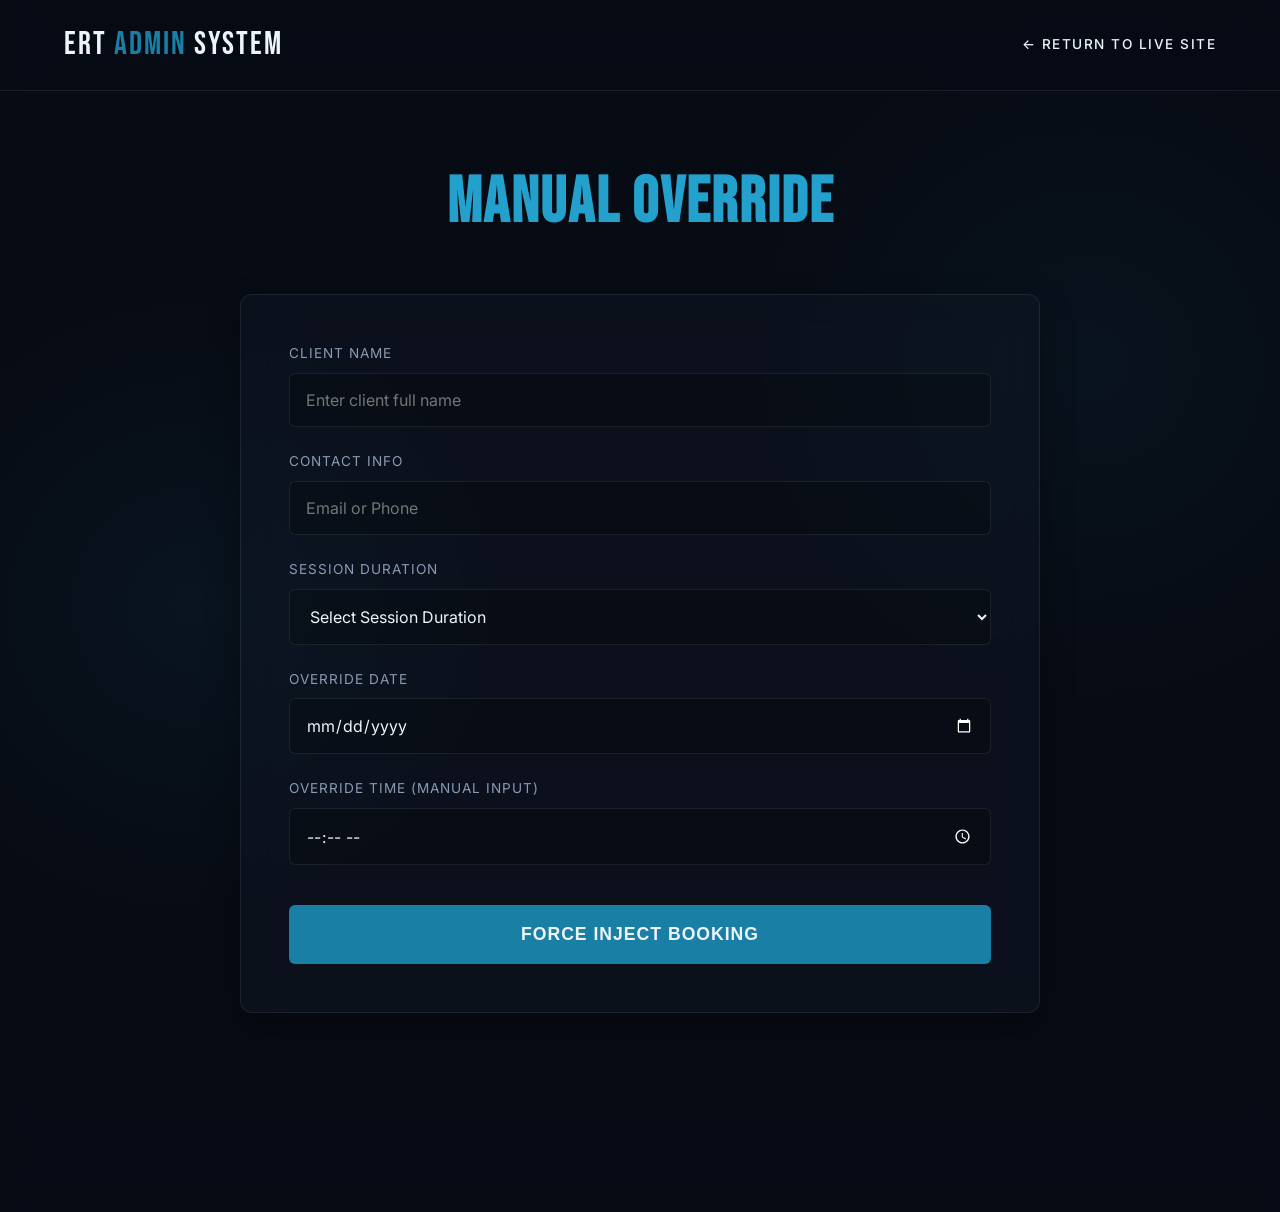
<file: admin.html>
<!DOCTYPE html>
<html lang="en">
<head>
<meta charset="UTF-8">
<meta name="viewport" content="width=device-width,initial-scale=1.0">
<title>ERT Admin — Schedule Manager</title>
<meta name="robots" content="noindex,nofollow">

<link href="https://fonts.googleapis.com/css2?family=Bebas+Neue&family=Inter:wght@300;400;500;600&display=swap" rel="stylesheet">

<style>
/* CORE VARIABLES */
:root { --bg-dark: #070b14; --bg-panel: rgba(18, 25, 40, 0.4); --glass-border: rgba(255, 255, 255, 0.08); --glass-blur: blur(16px); --accent-primary: #1a7fa5; --accent-glow: #23a0cc; --text-main: #eef5fa; --text-muted: #8a9bb3; }
* { box-sizing: border-box; margin: 0; padding: 0; }
body { font-family: 'Inter', sans-serif; background-color: var(--bg-dark); background-image: radial-gradient(circle at 15% 50%, rgba(26, 127, 165, 0.08), transparent 25%), radial-gradient(circle at 85% 30%, rgba(35, 160, 204, 0.05), transparent 25%); color: var(--text-main); line-height: 1.6; overflow-x: hidden; min-height: 100vh; display: flex; flex-direction: column; }

/* ANIMATIONS */
@keyframes fadeIn { from { opacity: 0; transform: translateY(20px); } to { opacity: 1; transform: translateY(0); } }
.animate-up { animation: fadeIn 0.8s cubic-bezier(0.16, 1, 0.3, 1) forwards; opacity: 0; }

/* NAVIGATION */
nav { position: fixed; top: 0; width: 100%; z-index: 1000; display: flex; justify-content: space-between; align-items: center; padding: 1.2rem 4rem; background: rgba(7, 11, 20, 0.6); backdrop-filter: var(--glass-blur); -webkit-backdrop-filter: var(--glass-blur); border-bottom: 1px solid var(--glass-border); transition: all 0.4s ease; }
.logo { font-family: 'Bebas Neue', sans-serif; font-size: 2rem; color: var(--text-main); text-decoration: none; letter-spacing: 2px; }
.logo span { color: var(--accent-primary); }
.nav-links { display: flex; gap: 2.5rem; align-items: center; }
.nav-links a { color: var(--text-main); text-decoration: none; font-size: 0.85rem; font-weight: 500; text-transform: uppercase; letter-spacing: 1.5px; transition: color 0.3s; }
.nav-links a:hover { color: var(--accent-glow); }

/* MAIN LAYOUT */
.page-header { margin-top: 120px; padding: 2rem; text-align: center; }
.page-header h1 { font-family: 'Bebas Neue', sans-serif; font-size: 4rem; letter-spacing: 2px; margin-bottom: 0.5rem; color: var(--accent-glow); }

.admin-container { max-width: 800px; margin: 0 auto 5rem; padding: 3rem; background: var(--bg-panel); border: 1px solid var(--glass-border); border-radius: 12px; backdrop-filter: var(--glass-blur); -webkit-backdrop-filter: var(--glass-blur); box-shadow: 0 15px 35px rgba(0,0,0,0.3); flex: 1; width: 100%; }

/* FORM ELEMENTS */
.form-group { margin-bottom: 1.5rem; }
.form-group label { display: block; font-size: 0.85rem; color: var(--text-muted); text-transform: uppercase; letter-spacing: 1px; margin-bottom: 0.5rem; }
.form-group input, .form-group select { width: 100%; background: rgba(0,0,0,0.2); border: 1px solid var(--glass-border); padding: 1rem; border-radius: 6px; color: var(--text-main); font-family: 'Inter', sans-serif; font-size: 1rem; transition: all 0.3s; color-scheme: dark; }
.form-group input:focus, .form-group select:focus { outline: none; border-color: var(--accent-primary); background: rgba(0,0,0,0.4); box-shadow: 0 0 15px rgba(26,127,165,0.2); }
.submit-btn { width: 100%; background: var(--accent-primary); color: var(--text-main); border: none; padding: 1.2rem; border-radius: 6px; font-weight: 600; text-transform: uppercase; letter-spacing: 1px; cursor: pointer; transition: all 0.3s; margin-top: 1rem; font-size: 1.1rem; }
.submit-btn:hover { background: var(--accent-glow); box-shadow: 0 0 20px rgba(35,160,204,0.4); transform: translateY(-2px); }

/* FOOTER */
footer { background: rgba(7, 11, 20, 0.8); border-top: 1px solid var(--glass-border); padding: 3rem 4rem; text-align: center; backdrop-filter: var(--glass-blur); margin-top: auto; }
.footer-text { font-size: 0.85rem; color: var(--text-muted); }
.footer-text a { color: var(--accent-glow); text-decoration: none; }
</style>
</head>
<body>

<nav>
  <div class="logo">ERT <span>Admin</span> System</div>
  <div class="nav-links">
    <a href="index.html">&larr; Return to Live Site</a>
  </div>
</nav>

<div class="page-header animate-up">
  <h1>Manual Override</h1>
</div>

<div class="admin-container animate-up">
  <form id="admin-booking-form">
    <div class="form-group">
      <label for="fName">Client Name</label>
      <input type="text" id="fName" name="name" required placeholder="Enter client full name">
    </div>
    
    <div class="form-group">
      <label for="fContact">Contact Info</label>
      <input type="text" id="fContact" name="contact" required placeholder="Email or Phone">
    </div>

    <div class="form-group">
      <label for="session-type">Session Duration</label>
      <select id="session-type" name="session" required>
        <option value="" disabled selected>Select Session Duration</option>
        <option value="60">60 Minutes - Neuromuscular Reset</option>
        <option value="90">90 Minutes - Deep Restorative</option>
        <option value="120">120 Minutes - Complete Recovery</option>
      </select>
    </div>

    <div class="form-group">
      <label for="booking-date">Override Date</label>
      <input type="date" id="booking-date" name="date" required>
    </div>
    
    <div class="form-group">
      <label for="booking-time">Override Time (Manual Input)</label>
      <input type="time" id="booking-time" name="time" required>
    </div>

    <button type="submit" class="submit-btn" onclick="submitBooking(event)">Force Inject Booking</button>
  </form>
</div>

<footer>
  <p class="footer-text">
    &copy; 2026 Ellis Restorative Therapies Backend.
  </p>
</footer>

<script>
function submitBooking(e){
  e.preventDefault();
  const name = document.getElementById('fName').value.trim();
  const contact = document.getElementById('fContact').value.trim();
  const session = document.getElementById('session-type').value;
  const date = document.getElementById('booking-date').value;
  const time = document.getElementById('booking-time').value;

  if(!name || !contact || !session || !date || !time){
    alert('System Error: Please fill out all fields to override schedule.');
    return;
  }
  
  alert(`Admin override successful.\n\nCalendar sync required on backend for: ${name}\nDate: ${date}\nTime: ${time}`);
  document.getElementById('admin-booking-form').reset();
}
</script>
</body>
</html>
</file>
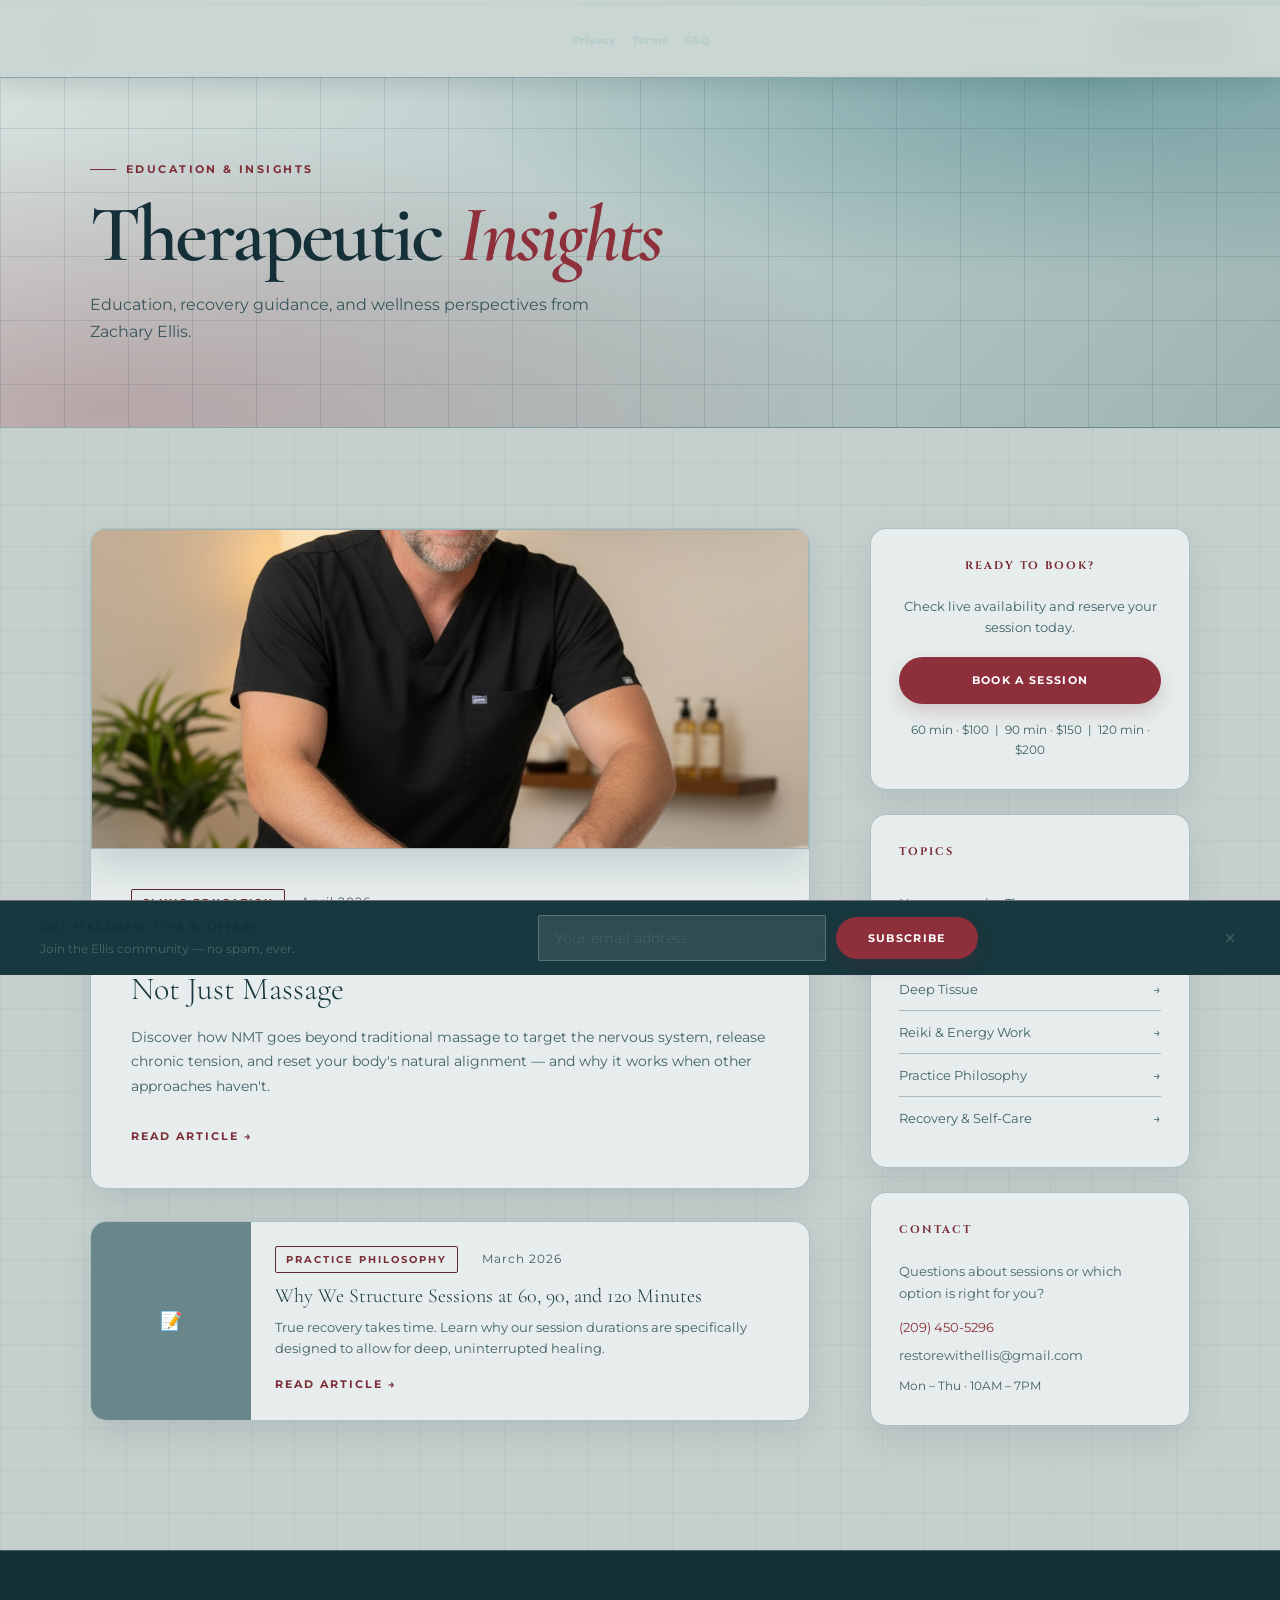
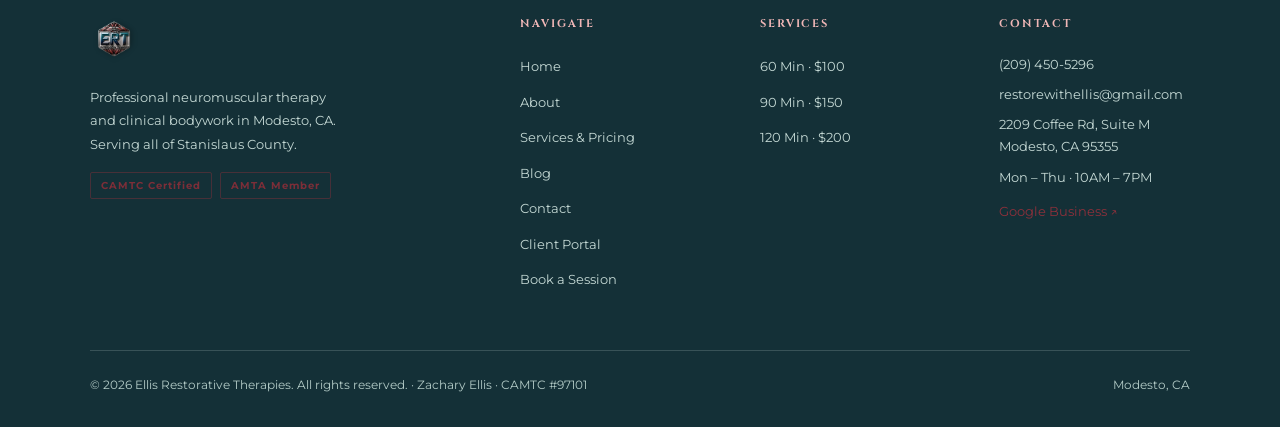
<file: blog.html>
<!DOCTYPE html>
<html lang="en">
<head>
  <meta charset="UTF-8" />
  <meta name="viewport" content="width=device-width, initial-scale=1.0" />
  <title>Blog & Wellness Tips | Ellis Restorative Therapies Modesto CA</title>
  <meta name="description" content="Practical therapeutic massage and neuromuscular massage education from Ellis Restorative Therapies in Modesto, CA." />
  <meta name="keywords" content="neuromuscular therapy blog, massage therapy tips Modesto, wellness Modesto CA, therapeutic massage education" />
  <meta name="robots" content="index, follow" />
  <meta name="author" content="Zachary Ellis — Ellis Restorative Therapies" />
  <link rel="canonical" href="https://www.restorewithellis.com/blog.html" />

  <!-- Open Graph -->
  <meta property="og:type" content="website" />
  <meta property="og:title" content="Blog & Wellness Tips | Ellis Restorative Therapies Modesto CA" />
  <meta property="og:description" content="Practical therapeutic massage and neuromuscular massage education from Ellis Restorative Therapies in Modesto, CA." />
  <meta property="og:url" content="https://www.restorewithellis.com/blog.html" />
  <meta property="og:image" content="https://www.restorewithellis.com/logo.png" />
  <meta property="og:site_name" content="Ellis Restorative Therapies" />
  <meta property="og:locale" content="en_US" />

  <!-- Twitter Card -->
  <meta name="twitter:card" content="summary_large_image" />
  <meta name="twitter:title" content="Blog & Wellness Tips | Ellis Restorative Therapies Modesto CA" />
  <meta name="twitter:description" content="Practical therapeutic massage and neuromuscular massage education from Ellis Restorative Therapies in Modesto, CA." />
  <meta name="twitter:image" content="https://www.restorewithellis.com/logo.png" />

  <!-- Geo tags -->
  <meta name="geo.region" content="US-CA" />
  <meta name="geo.placename" content="Modesto" />
  <meta name="geo.position" content="37.6391;-120.9940" />
  <meta name="ICBM" content="37.6391, -120.9940" />

  <!-- Schema.org Local Business Markup -->
  <script type="application/ld+json">
  {
    "@context": "https://schema.org",
    "@type": "HealthAndBeautyBusiness",
    "name": "Ellis Restorative Therapies",
    "alternateName": "ERT",
    "description": "Therapeutic massage and neuromuscular massage at Ellis Restorative Therapies in Modesto, California.",
    "url": "https://www.restorewithellis.com",
    "telephone": "(209) 450-5296",
    "email": "restorewithellis@gmail.com",
    "priceRange": "$100-$200",
    "currenciesAccepted": "USD",
    "paymentAccepted": "Cash, Credit Card",
    "image": "https://www.restorewithellis.com/logo.png",
    "logo": "https://www.restorewithellis.com/logo.png",
    "address": {
      "@type": "PostalAddress",
      "streetAddress": "2209 Coffee Rd, Suite M",
      "addressLocality": "Modesto",
      "addressRegion": "CA",
      "postalCode": "95355",
      "addressCountry": "US"
    },
    "geo": {
      "@type": "GeoCoordinates",
      "latitude": 37.6391,
      "longitude": -120.9940
    },
    "openingHoursSpecification": [
      { "@type": "OpeningHoursSpecification", "dayOfWeek": ["Monday","Tuesday","Wednesday","Thursday"], "opens": "10:00", "closes": "19:00" }
    ],
    "hasOfferCatalog": {
      "@type": "OfferCatalog",
      "name": "Massage & Bodywork Services",
      "itemListElement": [
        { "@type": "Offer", "itemOffered": { "@type": "Service", "name": "60 Minute Neuromuscular Therapy Session" }, "price": "100", "priceCurrency": "USD" },
        { "@type": "Offer", "itemOffered": { "@type": "Service", "name": "90 Minute Deep Restorative Session" }, "price": "150", "priceCurrency": "USD" },
        { "@type": "Offer", "itemOffered": { "@type": "Service", "name": "120 Minute Complete Recovery Session" }, "price": "200", "priceCurrency": "USD" }
      ]
    },
    "sameAs": [
      "https://www.instagram.com/ellisrestorativetherapies/",
      "https://www.facebook.com/p/Ellis-Restorative-Therapies-61580974690488/"
    ]
  }
  </script>
  <link rel="stylesheet" href="styles.css" />
  <style>
    .page-hero {
      padding: 160px 48px 80px;
      background: linear-gradient(135deg, #0a0a0a, #111418);
      position: relative;
      overflow: hidden;
    }
    .page-hero::before {
      content: '';
      position: absolute;
      inset: 0;
      background: radial-gradient(ellipse 50% 80% at 80% 50%, rgba(45,212,191,0.06) 0%, transparent 60%);
    }
    .page-hero-inner {
      max-width: 1100px;
      margin: 0 auto;
      position: relative;
    }
    .page-hero h1 {
      font-family: 'Cormorant Garamond', serif;
      font-size: clamp(48px, 7vw, 80px);
      font-weight: 300;
      color: var(--white);
      line-height: 1.0;
      margin-bottom: 16px;
    }
    .page-hero h1 em { font-style: italic; color: var(--gold); }
    .page-hero p { color: var(--mid); font-size: 16px; max-width: 500px; line-height: 1.7; }

    /* ── BLOG LAYOUT ── */
    .blog-layout {
      display: grid;
      grid-template-columns: 1fr 320px;
      gap: 60px;
      align-items: start;
    }

    /* Featured Post */
    .post-featured {
      background: var(--card);
      border: 1px solid var(--border);
      border-radius: 4px;
      overflow: hidden;
      margin-bottom: 32px;
      transition: border-color 0.3s;
      text-decoration: none;
      display: block;
      color: inherit;
    }

    .post-featured:hover { border-color: var(--gold-dim); }

    .post-featured-img {
      width: 100%;
      height: 320px;
      object-fit: cover;
    }

    .post-featured-img.placeholder {
      background: var(--steel);
      display: flex;
      align-items: center;
      justify-content: center;
      color: var(--muted);
      font-size: 12px;
      letter-spacing: 0.12em;
      text-transform: uppercase;
      flex-direction: column;
      gap: 10px;
    }

    .post-featured-img.placeholder::before {
      content: '📷';
      font-size: 32px;
      filter: grayscale(1) opacity(0.3);
    }

    .post-featured-body { padding: 40px; }

    .post-meta {
      display: flex;
      align-items: center;
      gap: 16px;
      margin-bottom: 16px;
    }

    .post-category {
      font-size: 10px;
      font-weight: 700;
      letter-spacing: 0.2em;
      text-transform: uppercase;
      color: var(--gold);
      border: 1px solid var(--gold-dim);
      padding: 4px 10px;
      border-radius: 2px;
    }

    .post-date {
      font-size: 12px;
      color: var(--muted);
      letter-spacing: 0.08em;
    }

    .post-featured-body h2 {
      font-family: 'Cormorant Garamond', serif;
      font-size: 32px;
      font-weight: 300;
      color: var(--white);
      line-height: 1.2;
      margin-bottom: 16px;
    }

    .post-featured-body p {
      font-size: 14px;
      color: var(--mid);
      line-height: 1.75;
      margin-bottom: 24px;
    }

    .post-read-more {
      font-size: 11px;
      font-weight: 700;
      letter-spacing: 0.18em;
      text-transform: uppercase;
      color: var(--gold);
      text-decoration: none;
      display: inline-flex;
      align-items: center;
      gap: 8px;
    }

    /* Regular posts */
    .post-card {
      background: var(--card);
      border: 1px solid var(--border);
      border-radius: 4px;
      overflow: hidden;
      display: grid;
      grid-template-columns: 160px 1fr;
      margin-bottom: 16px;
      transition: border-color 0.3s;
      text-decoration: none;
      color: inherit;
    }

    .post-card:hover { border-color: var(--gold-dim); }

    .post-card-img {
      height: 100%;
      min-height: 140px;
      object-fit: cover;
    }

    .post-card-img.placeholder {
      background: var(--steel);
      display: flex;
      align-items: center;
      justify-content: center;
      color: var(--muted);
      font-size: 18px;
    }

    .post-card-body { padding: 24px; }

    .post-card-body h3 {
      font-family: 'Cormorant Garamond', serif;
      font-size: 20px;
      font-weight: 300;
      color: var(--white);
      margin-bottom: 8px;
      line-height: 1.3;
    }

    .post-card-body p {
      font-size: 13px;
      color: var(--mid);
      line-height: 1.6;
    }

    /* Sidebar */
    .blog-sidebar { position: sticky; top: 100px; }

    .sidebar-widget {
      background: var(--card);
      border: 1px solid var(--border);
      border-radius: 4px;
      padding: 28px;
      margin-bottom: 24px;
    }

    .sidebar-widget h4 {
      font-family: 'Cinzel', serif;
      font-size: 11px;
      letter-spacing: 0.18em;
      text-transform: uppercase;
      color: var(--gold);
      margin-bottom: 20px;
    }

    .sidebar-links { list-style: none; }
    .sidebar-links li {
      padding: 10px 0;
      border-bottom: 1px solid var(--border);
      font-size: 13px;
    }
    .sidebar-links li:last-child { border-bottom: none; }
    .sidebar-links a {
      color: var(--mid);
      text-decoration: none;
      transition: color 0.2s;
      display: flex;
      justify-content: space-between;
      align-items: center;
    }
    .sidebar-links a:hover { color: var(--white); }
    .sidebar-links a::after { content: '→'; color: var(--muted); }

    .sidebar-book {
      background: linear-gradient(135deg, #0a1412, #111418);
      border-color: var(--gold-dim);
      text-align: center;
    }

    .sidebar-book p {
      font-size: 13px;
      color: var(--mid);
      margin-bottom: 20px;
      line-height: 1.6;
    }

    .sidebar-google {
      display: flex;
      align-items: center;
      gap: 12px;
      padding: 12px 0;
      border-bottom: 1px solid var(--border);
      text-decoration: none;
      color: inherit;
    }
    .sidebar-google:last-child { border-bottom: none; }
    .sidebar-google-text h5 {
      font-size: 13px;
      color: var(--white);
      margin-bottom: 2px;
    }
    .sidebar-google-text p { font-size: 12px; color: var(--mid); }
    .sidebar-google-stars { color: var(--gold); font-size: 11px; }

    /* ── ARTICLE MODAL (inline full articles) ── */
    .article-full {
      display: none;
      background: var(--black);
      border: 1px solid var(--border);
      border-radius: 4px;
      padding: 48px;
      margin-bottom: 32px;
    }

    .article-full.open { display: block; }

    .article-full h2 {
      font-family: 'Cormorant Garamond', serif;
      font-size: 36px;
      font-weight: 300;
      color: var(--white);
      margin-bottom: 24px;
      line-height: 1.2;
    }

    .article-full p {
      font-size: 15px;
      color: var(--mid);
      line-height: 1.85;
      margin-bottom: 20px;
      max-width: 680px;
    }

    .article-full h3 {
      font-family: 'Cinzel', serif;
      font-size: 14px;
      letter-spacing: 0.08em;
      color: var(--white);
      margin: 32px 0 12px;
    }

    .article-close {
      background: none;
      border: 1px solid var(--border);
      color: var(--mid);
      font-size: 11px;
      font-weight: 600;
      letter-spacing: 0.15em;
      text-transform: uppercase;
      padding: 10px 20px;
      border-radius: 2px;
      cursor: pointer;
      margin-top: 32px;
      transition: all 0.2s;
      font-family: 'Montserrat', sans-serif;
    }

    .article-close:hover { border-color: var(--gold); color: var(--gold); }

    @media (max-width: 900px) {
      .page-hero { padding: 120px 24px 60px; }
      .blog-layout { grid-template-columns: 1fr; }
      .blog-sidebar { position: static; }
      .post-card { grid-template-columns: 1fr; }
      .post-card-img { min-height: 180px; }
    }
  </style>
  <link rel="stylesheet" href="ert-info-pages.css" />
</head>
<body class="ert-info-page">

<nav>
  <a href="index.html" class="nav-logo">
    <img src="logo.png" alt="Ellis Restorative Therapies" />
  </a>
  <ul class="nav-links">
    <li><a href="index.html">Home</a></li>
    <li><a href="about.html">About</a></li>
    <li><a href="services.html">Services</a></li>
    <li><a href="blog.html" class="active">Blog</a></li>
    <li><a href="contact.html">Contact</a></li>
    <li><a href="https://client.restorewithellis.com" class="nav-portal">Client Portal</a></li>
    <li><a href="book.html" class="nav-book">Book Now</a></li>
  </ul>
  <button class="nav-toggle" aria-label="Toggle menu">
    <span></span><span></span><span></span>
  </button>
</nav>

<!-- PAGE HERO -->
<div class="page-hero">
  <div class="page-hero-inner">
    <div class="section-label">Education &amp; Insights</div>
    <h1>Therapeutic <em>Insights</em></h1>
    <p>Education, recovery guidance, and wellness perspectives from Zachary Ellis.</p>
  </div>
</div>

<!-- BLOG CONTENT -->
<section class="section" style="background:var(--black);">
  <div class="section-inner">
    <div class="blog-layout">

      <!-- MAIN COLUMN -->
      <div>

        <!-- ARTICLE 1 FULL (expandable) -->
        <div class="article-full" id="article-1">
          <div class="post-meta">
            <span class="post-category">Clinic Education</span>
            <span class="post-date">April 2026</span>
          </div>
          <h2>The Power of Neuromuscular Therapy: Why It's Not Just Massage</h2>
          <p>Most people seeking relief from chronic pain have tried massage — and many have found it helpful, at least temporarily. But there's a meaningful distinction between general massage therapy and neuromuscular therapy (NMT), and understanding it can change the way you think about your pain.</p>
          <h3>What Is Neuromuscular Therapy?</h3>
          <p>Neuromuscular therapy is a specialized form of soft tissue manipulation that addresses the relationship between the nervous system and the musculoskeletal system. Rather than working on the surface of the body for general relaxation, NMT targets specific structures — trigger points, areas of nerve compression, postural distortions, and ischemic tissue — to identify and address the actual source of pain.</p>
          <p>The core premise is simple: most chronic pain is not where it appears to be. A persistent ache between your shoulder blades may originate from a trigger point in a completely different muscle. NMT trains therapists to map these relationships and work systematically to resolve them.</p>
          <h3>Trigger Points: The Hidden Source of Pain</h3>
          <p>A trigger point is a hyperirritable spot in skeletal muscle — often felt as a tight "knot" — that produces referred pain when pressed. These points can develop from overuse, injury, poor posture, emotional stress, or even nutritional deficiencies. They don't always hurt on their own, but they generate predictable patterns of pain elsewhere in the body.</p>
          <p>NMT practitioners use sustained, precise pressure on these points to interrupt the pain-spasm-pain cycle. The release is often immediate, and the referred pain pattern disappears. It's one of the most clinically verifiable and reliably effective techniques in manual therapy.</p>
          <h3>The Nervous System Connection</h3>
          <p>What separates NMT from general massage is the neurological lens. The nervous system governs everything — muscle tone, pain perception, healing capacity. By working with, rather than against, the nervous system's signals, NMT creates lasting change in the body's default tension patterns.</p>
          <p>This is why NMT clients often report that results accumulate over time — each session builds on the last, retraining the nervous system toward greater ease and resilience.</p>
          <h3>Is NMT Right for You?</h3>
          <p>NMT is particularly effective for chronic pain conditions, postural problems, headaches and migraines, sciatica, repetitive strain injuries, and recovery from sports or occupational overuse. If you've been dealing with pain that doesn't fully resolve with general massage, NMT may offer a more targeted path forward.</p>
          <p>Zachary Ellis is a trained NMT Specialist practicing in Modesto, CA. Each session integrates neuromuscular work with complementary modalities — craniosacral therapy, deep tissue, and Reiki — for a comprehensive approach to healing.</p>
          <a href="book.html" class="btn btn-gold" style="margin-top:8px;">Book a Session</a>
          <br>
          <button class="article-close" onclick="closeArticle('article-1', 'post-1')">↑ Collapse Article</button>
        </div>

        <!-- FEATURED POST 1 -->
        <div class="post-featured" id="post-1" onclick="openArticle('article-1', 'post-1')" style="cursor:pointer;">
          <img src="bodywork.png" alt="Zachary Ellis performing neuromuscular therapy" class="post-featured-img" style="width:100%;height:320px;object-fit:cover;display:block;" />
          <div class="post-featured-body">
            <div class="post-meta">
              <span class="post-category">Clinic Education</span>
              <span class="post-date">April 2026</span>
            </div>
            <h2>The Power of Neuromuscular Therapy: Why It's Not Just Massage</h2>
            <p>Discover how NMT goes beyond traditional massage to target the nervous system, release chronic tension, and reset your body's natural alignment — and why it works when other approaches haven't.</p>
            <span class="post-read-more">Read Article →</span>
          </div>
        </div>

        <!-- ARTICLE 2 FULL -->
        <div class="article-full" id="article-2">
          <div class="post-meta">
            <span class="post-category">Practice Philosophy</span>
            <span class="post-date">March 2026</span>
          </div>
          <h2>Why We Structure Sessions at 60, 90, and 120 Minutes</h2>
          <p>At Ellis Restorative Therapies, we don't offer 30-minute "express" sessions. This is a deliberate choice — and one that clients often ask about. Here's the thinking behind it.</p>
          <h3>Healing Requires Time</h3>
          <p>The body does not operate on a timer. Genuine therapeutic change — the kind that affects how you feel for days or weeks after a session — requires a sustained window of focused work. The nervous system needs time to downregulate. Fascia needs time to soften. Trigger points need time to fully release.</p>
          <p>Rushing that process doesn't just limit results — it can actually counteract them, leaving the body stimulated rather than restored.</p>
          <h3>The 60-Minute Session: Targeted and Focused</h3>
          <p>Our 60-minute session is ideal for clients who know what they need. If you have a recurring area of tension, a specific injury, or you're maintaining results from previous sessions, 60 minutes provides enough time to do meaningful clinical work without rushing.</p>
          <p>That said, 60 minutes is not a full-body session. It's focused work — and it works best when you come in with a clear sense of your primary concerns.</p>
          <h3>The 90-Minute Session: The Sweet Spot</h3>
          <p>For most clients — especially new ones — 90 minutes is where the real magic happens. There's enough time for Zachary to do a proper assessment, work through multiple areas of the body, integrate different modalities, and give the nervous system time to fully settle.</p>
          <p>The shift that happens in the final 20–30 minutes of a 90-minute session is often the most profound part of the work — when the body finally lets go of its last layers of holding.</p>
          <h3>The 120-Minute Session: Complete Restoration</h3>
          <p>The 120-minute session is for those who are ready for a full reset. It allows for extended craniosacral work, thorough myofascial release across the entire body, Reiki integration, and time for the body to be truly unhurried in its healing process.</p>
          <p>Many clients find that one 120-minute session does more than several shorter ones — not because more time is always better, but because there are thresholds of relaxation the body simply cannot reach in 60 minutes.</p>
          <h3>A Note on Investment</h3>
          <p>We understand that longer sessions cost more. They also deliver more. We'd encourage you to think of your session not as an expense, but as an investment in your nervous system, your posture, your pain levels, and your capacity to show up fully in your life.</p>
          <p>If you're unsure which session is right for you, reach out — Zachary is happy to discuss your situation and make a recommendation.</p>
          <a href="contact.html" class="btn btn-outline" style="margin-top:8px;">Ask a Question</a>
          <br>
          <button class="article-close" onclick="closeArticle('article-2', 'post-2')">↑ Collapse Article</button>
        </div>

        <!-- POST CARD 2 -->
        <div class="post-card" id="post-2" onclick="openArticle('article-2', 'post-2')" style="cursor:pointer;">
          <div class="post-card-img placeholder">📝</div>
          <div class="post-card-body">
            <div class="post-meta" style="margin-bottom:10px;">
              <span class="post-category">Practice Philosophy</span>
              <span class="post-date" style="margin-left:8px;">March 2026</span>
            </div>
            <h3>Why We Structure Sessions at 60, 90, and 120 Minutes</h3>
            <p>True recovery takes time. Learn why our session durations are specifically designed to allow for deep, uninterrupted healing.</p>
            <div style="margin-top:12px;"><span class="post-read-more">Read Article →</span></div>
          </div>
        </div>

      </div>

      <!-- SIDEBAR -->
      <div class="blog-sidebar">

        <div class="sidebar-widget sidebar-book">
          <h4>Ready to Book?</h4>
          <p>Check live availability and reserve your session today.</p>
          <a href="book.html" class="btn btn-gold" style="width:100%;justify-content:center;">Book a Session</a>
          <div style="margin-top:16px;font-size:12px;color:var(--muted);">
            60 min · $100 &nbsp;|&nbsp; 90 min · $150 &nbsp;|&nbsp; 120 min · $200
          </div>
        </div>

        <div class="sidebar-widget">
          <h4>Topics</h4>
          <ul class="sidebar-links">
            <li><a href="#">Neuromuscular Therapy</a></li>
            <li><a href="#">Craniosacral Therapy</a></li>
            <li><a href="#">Deep Tissue</a></li>
            <li><a href="#">Reiki &amp; Energy Work</a></li>
            <li><a href="#">Practice Philosophy</a></li>
            <li><a href="#">Recovery &amp; Self-Care</a></li>
          </ul>
        </div>

        <div class="sidebar-widget">
          <h4>Contact</h4>
          <p style="font-size:13px;color:var(--mid);margin-bottom:12px;">Questions about sessions or which option is right for you?</p>
          <p style="font-size:13px;"><a href="tel:2094505296" style="color:var(--gold);text-decoration:none;">(209) 450-5296</a></p>
          <p style="font-size:13px;margin-top:6px;"><a href="mailto:restorewithellis@gmail.com" style="color:var(--mid);text-decoration:none;">restorewithellis@gmail.com</a></p>
          <p style="font-size:12px;color:var(--muted);margin-top:10px;">Mon – Thu · 10AM – 7PM</p>
        </div>

      </div>
    </div>
  </div>
</section>

<!-- FOOTER -->
<footer>
  <div class="footer-grid">
    <div class="footer-brand">
      <img src="logo.png" alt="Ellis Restorative Therapies" />
      <p>Professional neuromuscular therapy and clinical bodywork in Modesto, CA. Serving all of Stanislaus County.</p>
      <div class="footer-cert" style="margin-top:16px;gap:8px;flex-wrap:wrap;">
        <span class="footer-cert-badge">CAMTC Certified</span>
        <span class="footer-cert-badge">AMTA Member</span>
      </div>
    </div>
    <div>
      <h4>Navigate</h4>
      <ul>
        <li><a href="index.html">Home</a></li>
        <li><a href="about.html">About</a></li>
        <li><a href="services.html">Services & Pricing</a></li>
        <li><a href="blog.html">Blog</a></li>
        <li><a href="contact.html">Contact</a></li>
        <li><a href="https://client.restorewithellis.com">Client Portal</a></li>
        <li><a href="book.html">Book a Session</a></li>
      </ul>
    </div>
    <div>
      <h4>Services</h4>
      <ul>
        <li><a href="services.html">60 Min · $100</a></li>
        <li><a href="services.html">90 Min · $150</a></li>
        <li><a href="services.html">120 Min · $200</a></li>
      </ul>
    </div>
    <div class="footer-contact">
      <h4>Contact</h4>
      <p><a href="tel:2094505296">(209) 450-5296</a></p>
      <p><a href="mailto:restorewithellis@gmail.com">restorewithellis@gmail.com</a></p>
      <p>2209 Coffee Rd, Suite M<br>Modesto, CA 95355</p>
      <p style="margin-top:8px;">Mon – Thu · 10AM – 7PM</p>
      <p style="margin-top:12px;"><a href="https://share.google/ljgQMAEz9CWuFBhU1" target="_blank" rel="noopener" style="color:var(--gold);">Google Business ↗</a></p>
    </div>
  </div>
  <div class="footer-bottom">
    <span>© 2026 Ellis Restorative Therapies. All rights reserved. · Zachary Ellis · CAMTC #97101</span>
    <span>Modesto, CA</span>
  </div>
</footer>

<!-- ── EMAIL CAPTURE: FOOTER BAR ── -->
<div class="ec-bar" id="ec-bar">
  <div class="ec-bar-text">
    <h4>Get Wellness Tips &amp; Offers</h4>
    <p>Join the Ellis community — no spam, ever.</p>
  </div>
  <div class="ec-bar-form">
    <input type="email" id="ec-bar-email" class="ec-input" placeholder="Your email address" />
    <button id="ec-bar-btn" class="btn btn-gold" onclick="submitBar()">Subscribe</button>
  </div>
  <button class="ec-bar-close" onclick="closeBar()" aria-label="Close">×</button>
</div>

<!-- ── EMAIL CAPTURE: POPUP ── -->
<div class="ec-overlay" id="ec-overlay">
  <div class="ec-popup" role="dialog" aria-modal="true">
    <button class="ec-popup-close" onclick="closePopup()" aria-label="Close">×</button>
    <div id="ec-popup-form">
      <div class="ec-popup-label">Exclusive Access</div>
      <h2 class="ec-popup-title">Restore &amp; <em>Reconnect</em></h2>
      <p class="ec-popup-body">Therapeutic insights, self-care tips, and first access to special offers — from Zachary's practice to your inbox.</p>
      <div class="ec-input-row">
        <input type="email" id="ec-popup-email" class="ec-input" placeholder="Your email address" />
        <button class="btn btn-gold" onclick="submitPopup()">Subscribe</button>
      </div>
      <p class="ec-fine">No spam. Unsubscribe anytime.</p>
    </div>
    <div class="ec-success" id="ec-popup-success">
      <div class="ec-success-icon">✅</div>
      <h3>You're in!</h3>
      <p>Welcome to the Ellis community. Talk soon.</p>
    </div>
  </div>
</div>

<script src="nav.js"></script>
<script>
  function openArticle(articleId, postId) {
    const article = document.getElementById(articleId);
    const post = document.getElementById(postId);
    if (article.classList.contains('open')) return;
    article.classList.add('open');
    post.style.display = 'none';
    article.scrollIntoView({ behavior: 'smooth', block: 'start' });
  }
  function closeArticle(articleId, postId) {
    const article = document.getElementById(articleId);
    const post = document.getElementById(postId);
    article.classList.remove('open');
    post.style.display = '';
    post.scrollIntoView({ behavior: 'smooth', block: 'start' });
  }
</script>
<script src="email-capture.js"></script>
</body>
</html>
</file>
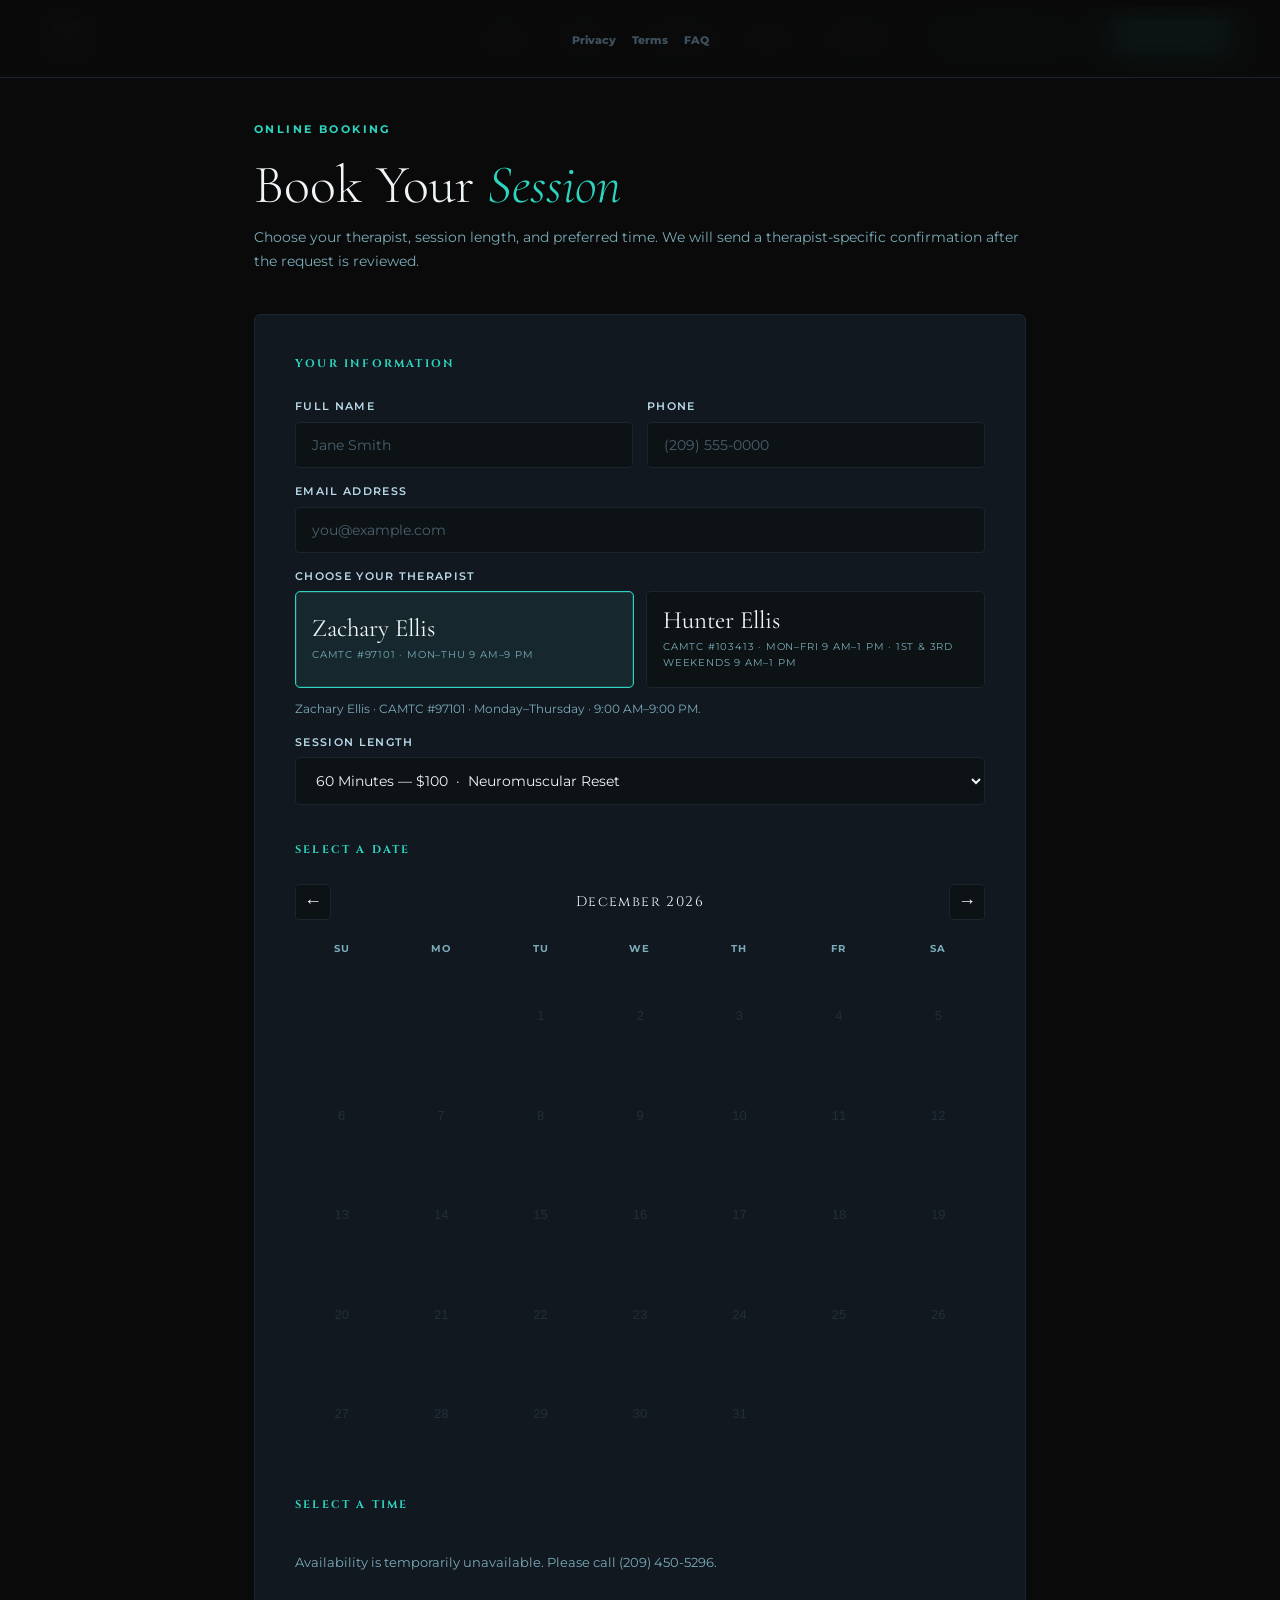
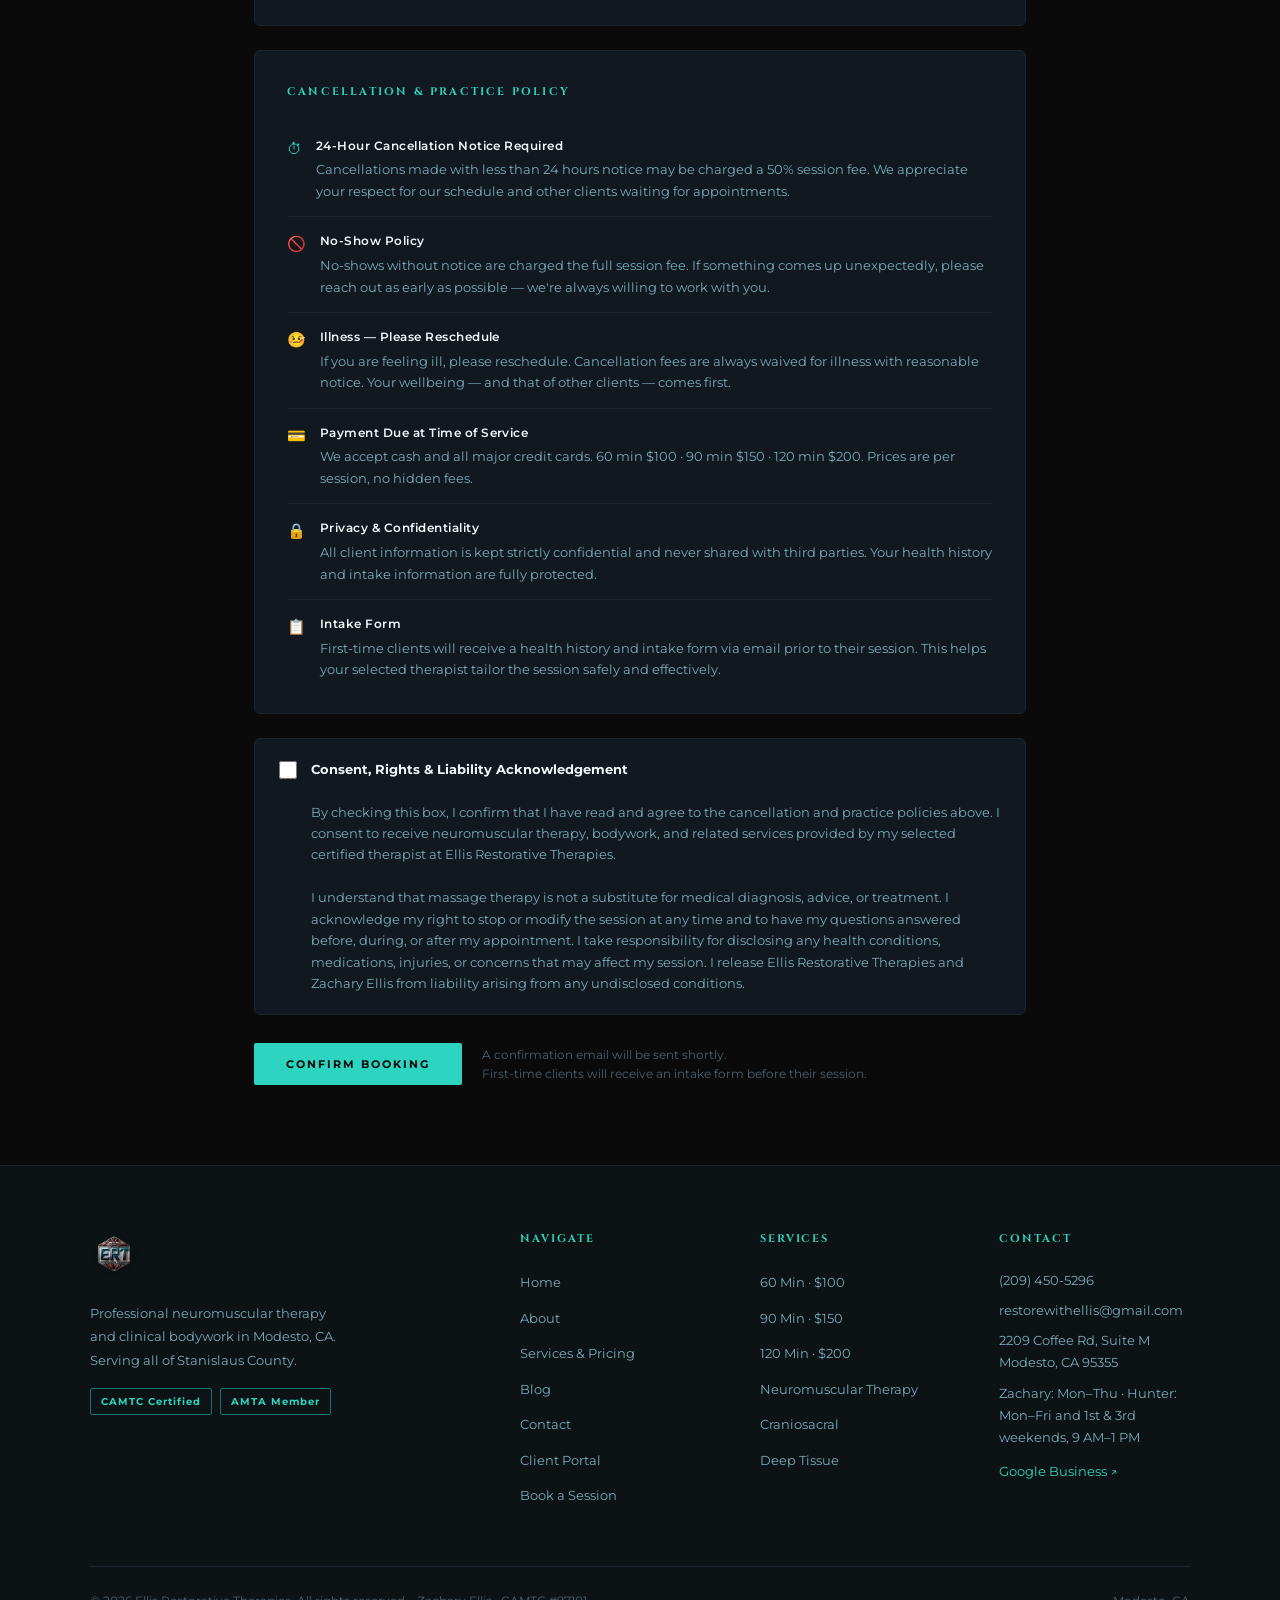
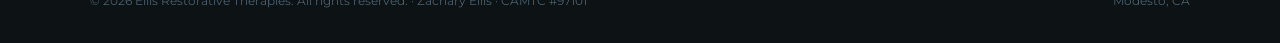
<file: book.html>
<!DOCTYPE html>
<html lang="en">
<head>
<meta charset="UTF-8">
<meta name="viewport" content="width=device-width, initial-scale=1.0">
<title>Book Therapeutic Massage in Modesto, CA | Ellis Restorative Therapies</title>
<meta name="description" content="Book therapeutic massage or neuromuscular massage in Modesto, CA with Zachary or Hunter Ellis at 2209 Coffee Rd, Suite M. View live therapist availability online.">
<link rel="canonical" href="https://www.restorewithellis.com/book.html">
<meta property="og:type" content="website">
<meta property="og:title" content="Book Therapeutic Massage in Modesto, CA | Ellis Restorative Therapies">
<meta property="og:description" content="Choose Zachary or Hunter Ellis, view live availability, and book therapeutic or neuromuscular massage in Modesto.">
<meta property="og:url" content="https://www.restorewithellis.com/book.html">
<meta property="og:image" content="https://www.restorewithellis.com/og-restorewithellis.jpg">
<link rel="stylesheet" href="styles.css">
<style>

.booking-page {
  padding: 120px 24px 80px;
  max-width: 820px;
  margin: 0 auto;
}

.booking-header { margin-bottom: 40px; }

.booking-header h1 {
  font-family: 'Cormorant Garamond', serif;
  font-size: clamp(36px, 5vw, 54px);
  font-weight: 300;
  color: var(--white);
  line-height: 1.1;
  margin-bottom: 12px;
}

.booking-header h1 em { font-style: italic; color: var(--teal); }

.booking-header p { color: var(--mid); font-size: 14px; line-height: 1.7; }

/* ── CARD ── */
.booking-card {
  background: var(--card);
  border: 1px solid var(--border);
  border-radius: 6px;
  padding: 40px;
  margin-bottom: 24px;
}

.booking-card h2 {
  font-family: 'Cinzel', serif;
  font-size: 11px;
  font-weight: 700;
  letter-spacing: 0.2em;
  text-transform: uppercase;
  color: var(--teal);
  margin-bottom: 24px;
}

/* ── FIELDS ── */
.field-grid { display: grid; grid-template-columns: 1fr 1fr; gap: 14px; }
.field-grid .full { grid-column: 1 / -1; }

.field-label {
  display: block;
  font-size: 11px;
  font-weight: 600;
  letter-spacing: 0.12em;
  text-transform: uppercase;
  color: var(--light);
  margin-bottom: 6px;
}

.field-input {
  width: 100%;
  padding: 13px 16px;
  background: var(--deep);
  border: 1px solid var(--border);
  border-radius: 4px;
  color: var(--white);
  font-family: 'Montserrat', sans-serif;
  font-size: 14px;
  outline: none;
  transition: border-color 0.2s;
  box-sizing: border-box;
}

.field-input:focus { border-color: var(--teal); }
.field-input::placeholder { color: var(--muted); }
select.field-input option { background: var(--deep); color: var(--white); }

/* ── THERAPIST PICKER ── */
.therapist-grid { display: grid; grid-template-columns: 1fr 1fr; gap: 12px; }
.therapist-choice {
  appearance: none; width: 100%; padding: 16px; text-align: left; cursor: pointer;
  background: var(--deep); border: 1px solid var(--border); border-radius: 5px;
  color: var(--white); font-family: 'Montserrat', sans-serif; transition: all 0.18s;
}
.therapist-choice:hover { border-color: var(--teal); transform: translateY(-1px); }
.therapist-choice.selected { border-color: var(--teal); background: rgba(83, 214, 190, 0.08); box-shadow: inset 0 0 0 1px rgba(83, 214, 190, 0.18); }
.therapist-choice-name { display: block; font-family: 'Cormorant Garamond', serif; font-size: 25px; line-height: 1; margin-bottom: 6px; }
.therapist-choice-meta { display: block; color: var(--mid); font-size: 10px; letter-spacing: 0.08em; text-transform: uppercase; line-height: 1.6; }
.therapist-context { margin-top: 11px; color: var(--mid); font-size: 12px; line-height: 1.6; }

/* ── CALENDAR ── */
.cal-nav {
  display: flex; align-items: center;
  justify-content: space-between; margin-bottom: 16px;
}

.cal-nav-btn {
  background: var(--deep); border: 1px solid var(--border);
  color: var(--white); font-size: 18px; width: 36px; height: 36px;
  border-radius: 4px; cursor: pointer; display: flex;
  align-items: center; justify-content: center; transition: all 0.2s;
}
.cal-nav-btn:hover { border-color: var(--teal); color: var(--teal); }

.cal-month {
  font-family: 'Cinzel', serif;
  font-size: 14px; letter-spacing: 0.1em; color: var(--white);
}

.cal-weekdays {
  display: grid; grid-template-columns: repeat(7, 1fr);
  gap: 6px; margin-bottom: 8px;
}

.cal-weekday {
  text-align: center; font-size: 10px; font-weight: 700;
  letter-spacing: 0.1em; color: var(--mid);
  text-transform: uppercase; padding: 4px 0;
}

.cal-grid { display: grid; grid-template-columns: repeat(7, 1fr); gap: 6px; }

.cal-day {
  aspect-ratio: 1; display: flex; align-items: center;
  justify-content: center; border-radius: 4px;
  font-size: 13px; font-weight: 500;
  color: var(--white); background: var(--deep);
  border: 1px solid var(--border); cursor: pointer; transition: all 0.15s;
}

.cal-day:hover:not(.closed):not(.past) { border-color: var(--teal); color: var(--teal); }
.cal-day.selected { background: var(--teal); border-color: var(--teal); color: var(--black); font-weight: 700; }
.cal-day.closed, .cal-day.past { color: var(--muted); background: transparent; border-color: transparent; cursor: default; opacity: 0.3; }
.cal-day.empty { background: transparent; border-color: transparent; cursor: default; }

/* ── SLOTS ── */
.slots-wrap { display: flex; flex-wrap: wrap; gap: 10px; margin-top: 8px; }

.slot-btn {
  padding: 10px 18px; border-radius: 4px;
  background: var(--deep); border: 1px solid var(--border);
  color: var(--white); font-family: 'Montserrat', sans-serif;
  font-size: 13px; font-weight: 500; cursor: pointer; transition: all 0.15s;
}
.slot-btn:hover { border-color: var(--teal); color: var(--teal); }
.slot-btn.selected { background: var(--teal); border-color: var(--teal); color: var(--black); font-weight: 700; }

.slots-empty { color: var(--mid); font-size: 13px; padding: 12px 0; }

/* ── POLICY ── */
.policy-box {
  background: var(--card); border: 1px solid var(--border);
  border-radius: 6px; padding: 32px; margin-bottom: 24px;
}

.policy-box h3 {
  font-family: 'Cinzel', serif; font-size: 11px;
  letter-spacing: 0.2em; text-transform: uppercase;
  color: var(--teal); margin-bottom: 20px;
}

.policy-item {
  display: flex; gap: 14px; padding: 14px 0;
  border-bottom: 1px solid var(--border);
  font-size: 13px; color: var(--mid); line-height: 1.65;
}
.policy-item:last-child { border-bottom: none; padding-bottom: 0; }

.policy-icon { color: var(--teal); font-size: 15px; flex-shrink: 0; margin-top: 1px; }

.policy-item strong {
  display: block; color: var(--white);
  font-size: 12px; font-weight: 600;
  letter-spacing: 0.04em; margin-bottom: 4px;
}

/* ── CONSENT ── */
.consent-wrap {
  display: flex; gap: 14px; align-items: flex-start;
  padding: 20px 24px; background: var(--card);
  border: 1px solid var(--border); border-radius: 6px;
  margin-bottom: 28px; cursor: pointer; transition: border-color 0.2s;
}
.consent-wrap:hover { border-color: var(--teal); }

.consent-wrap input[type="checkbox"] {
  width: 18px; height: 18px; margin-top: 2px;
  flex-shrink: 0; accent-color: var(--teal); cursor: pointer;
}

.consent-wrap label {
  font-size: 13px; color: var(--mid); line-height: 1.65; cursor: pointer;
}
.consent-wrap label strong { color: var(--white); }

/* ── SUBMIT ── */
.booking-submit-row { display: flex; align-items: center; gap: 20px; flex-wrap: wrap; }
.booking-submit-note { font-size: 12px; color: var(--muted); line-height: 1.6; }
.btn-loading { opacity: 0.6 !important; pointer-events: none !important; }

/* ── CONFIRM SCREEN ── */
.confirm-screen {
  display: none; text-align: center; padding: 60px 40px;
}
.confirm-icon { font-size: 52px; margin-bottom: 20px; }

.confirm-screen h2 {
  font-family: 'Cormorant Garamond', serif;
  font-size: 42px; font-weight: 300; color: var(--white); margin-bottom: 12px;
}
.confirm-screen h2 em { font-style: italic; color: var(--teal); }
.confirm-screen p { color: var(--mid); font-size: 14px; line-height: 1.7; max-width: 460px; margin: 0 auto 10px; }

.confirm-detail {
  display: inline-block; margin-top: 24px; padding: 18px 28px;
  background: var(--deep); border: 1px solid var(--teal);
  border-radius: 4px; font-size: 13px; color: var(--white);
  line-height: 1.9; text-align: left;
}
.cd-label {
  font-size: 10px; font-weight: 700; letter-spacing: 0.15em;
  text-transform: uppercase; color: var(--teal); margin-bottom: 10px; display: block;
}

.confirm-actions {
  margin-top: 32px; display: flex; gap: 14px;
  justify-content: center; flex-wrap: wrap;
}

@media (max-width: 600px) {
  .booking-card { padding: 24px; }
  .field-grid { grid-template-columns: 1fr; }
  .field-grid .full { grid-column: 1; }
  .therapist-grid { grid-template-columns: 1fr; }
}
</style>
</head>
<body>

<!-- NAV -->
<nav>
  <a href="index.html" class="nav-logo">
    <img src="logo.png" alt="Ellis Restorative Therapies" />
  </a>
  <ul class="nav-links">
    <li><a href="index.html">Home</a></li>
    <li><a href="about.html">About</a></li>
    <li><a href="services.html">Services</a></li>
    <li><a href="blog.html">Blog</a></li>
    <li><a href="contact.html">Contact</a></li>
    <li><a href="https://client.restorewithellis.com" class="nav-portal">Client Portal</a></li>
    <li><a href="book.html" class="nav-book active">Book Now</a></li>
  </ul>
  <button class="nav-toggle" aria-label="Toggle menu">
    <span></span><span></span><span></span>
  </button>
</nav>

<div class="booking-page">

  <!-- HEADER -->
  <div class="booking-header">
    <div class="section-label">Online Booking</div>
    <h1>Book Your <em>Session</em></h1>
    <p>Choose your therapist, session length, and preferred time. We will send a therapist-specific confirmation after the request is reviewed.</p>
  </div>

  <!-- FORM CARD -->
  <div class="booking-card" id="booking-form-card">

    <h2>Your Information</h2>
    <div class="field-grid">
      <div>
        <label class="field-label" for="name">Full Name</label>
        <input id="name" class="field-input" type="text" placeholder="Jane Smith" />
      </div>
      <div>
        <label class="field-label" for="phone">Phone</label>
        <input id="phone" class="field-input" type="tel" placeholder="(209) 555-0000" />
      </div>
      <div class="full">
        <label class="field-label" for="email">Email Address</label>
        <input id="email" class="field-input" type="email" placeholder="you@example.com" />
      </div>
      <div class="full">
        <span class="field-label">Choose Your Therapist</span>
        <div class="therapist-grid" role="group" aria-label="Choose your therapist">
          <button type="button" class="therapist-choice selected" data-therapist="zachary" onclick="selectTherapist('zachary')">
            <span class="therapist-choice-name">Zachary Ellis</span>
            <span class="therapist-choice-meta">CAMTC #97101 · Mon–Thu 9 AM–9 PM</span>
          </button>
          <button type="button" class="therapist-choice" data-therapist="hunter" onclick="selectTherapist('hunter')">
            <span class="therapist-choice-name">Hunter Ellis</span>
            <span class="therapist-choice-meta">CAMTC #103413 · Mon–Fri 9 AM–1 PM · 1st &amp; 3rd weekends 9 AM–1 PM</span>
          </button>
        </div>
        <p class="therapist-context" id="therapist-context">Choose Zachary to view his current appointment availability.</p>
      </div>
      <div class="full">
        <label class="field-label" for="duration">Session Length</label>
        <select id="duration" class="field-input">
          <option value="60">60 Minutes — $100 &nbsp;·&nbsp; Neuromuscular Reset</option>
          <option value="90">90 Minutes — $150 &nbsp;·&nbsp; Deep Restorative</option>
          <option value="120">120 Minutes — $200 &nbsp;·&nbsp; Complete Recovery</option>
        </select>
      </div>
      <div class="full" id="promo-field-wrap" hidden>
        <label class="field-label" for="promo-code">Hunter promotion code</label>
        <input id="promo-code" class="field-input" type="text" maxlength="32" placeholder="Enter your code" autocomplete="off" />
        <p class="therapist-context" id="promo-note">September promotion: $30 off the selected Hunter session.</p>
      </div>
    </div>

    <div style="margin-top: 36px;">
      <h2>Select a Date</h2>
      <div class="cal-nav">
        <button class="cal-nav-btn" onclick="prevMonth()">&#8592;</button>
        <span class="cal-month" id="cal-month-label"></span>
        <button class="cal-nav-btn" onclick="nextMonth()">&#8594;</button>
      </div>
      <div class="cal-weekdays">
        <div class="cal-weekday">Su</div>
        <div class="cal-weekday">Mo</div>
        <div class="cal-weekday">Tu</div>
        <div class="cal-weekday">We</div>
        <div class="cal-weekday">Th</div>
        <div class="cal-weekday">Fr</div>
        <div class="cal-weekday">Sa</div>
      </div>
      <div class="cal-grid" id="cal-grid"></div>
    </div>

    <div style="margin-top: 36px;">
      <h2>Select a Time</h2>
      <div class="slots-wrap" id="slots-wrap">
        <span class="slots-empty">Select a date above to see available times.</span>
      </div>
    </div>

  </div>

  <!-- CANCELLATION & PRACTICE POLICY -->
  <div class="policy-box">
    <h3>Cancellation &amp; Practice Policy</h3>
    <div class="policy-item">
      <span class="policy-icon">⏱</span>
      <div>
        <strong>24-Hour Cancellation Notice Required</strong>
        Cancellations made with less than 24 hours notice may be charged a 50% session fee. We appreciate your respect for our schedule and other clients waiting for appointments.
      </div>
    </div>
    <div class="policy-item">
      <span class="policy-icon">🚫</span>
      <div>
        <strong>No-Show Policy</strong>
        No-shows without notice are charged the full session fee. If something comes up unexpectedly, please reach out as early as possible — we're always willing to work with you.
      </div>
    </div>
    <div class="policy-item">
      <span class="policy-icon">🤒</span>
      <div>
        <strong>Illness — Please Reschedule</strong>
        If you are feeling ill, please reschedule. Cancellation fees are always waived for illness with reasonable notice. Your wellbeing — and that of other clients — comes first.
      </div>
    </div>
    <div class="policy-item">
      <span class="policy-icon">💳</span>
      <div>
        <strong>Payment Due at Time of Service</strong>
        We accept cash and all major credit cards. 60 min $100 · 90 min $150 · 120 min $200. Prices are per session, no hidden fees.
      </div>
    </div>
    <div class="policy-item">
      <span class="policy-icon">🔒</span>
      <div>
        <strong>Privacy &amp; Confidentiality</strong>
        All client information is kept strictly confidential and never shared with third parties. Your health history and intake information are fully protected.
      </div>
    </div>
    <div class="policy-item">
      <span class="policy-icon">📋</span>
      <div>
        <strong>Intake Form</strong>
        First-time clients will receive a health history and intake form via email prior to their session. This helps your selected therapist tailor the session safely and effectively.
      </div>
    </div>
  </div>

  <!-- CONSENT & ACKNOWLEDGEMENT -->
  <div class="consent-wrap" onclick="toggleConsent()">
    <input type="checkbox" id="consent-check" onclick="event.stopPropagation(); document.getElementById('consent-check').checked = !document.getElementById('consent-check').checked;" />
    <label for="consent-check" onclick="event.preventDefault();">
      <strong>Consent, Rights &amp; Liability Acknowledgement</strong><br><br>
      By checking this box, I confirm that I have read and agree to the cancellation and practice policies above. I consent to receive neuromuscular therapy, bodywork, and related services provided by my selected certified therapist at Ellis Restorative Therapies.<br><br>
      I understand that massage therapy is not a substitute for medical diagnosis, advice, or treatment. I acknowledge my right to stop or modify the session at any time and to have my questions answered before, during, or after my appointment. I take responsibility for disclosing any health conditions, medications, injuries, or concerns that may affect my session. I release Ellis Restorative Therapies and Zachary Ellis from liability arising from any undisclosed conditions.
    </label>
  </div>

  <!-- SUBMIT -->
  <div class="booking-submit-row">
    <button class="btn btn-gold" id="submit-btn" onclick="submitBooking()">Confirm Booking</button>
    <span class="booking-submit-note">
      A confirmation email will be sent shortly.<br>
      First-time clients will receive an intake form before their session.
    </span>
  </div>

  <!-- CONFIRMATION SCREEN -->
  <div class="booking-card confirm-screen" id="confirm-screen">
    <div class="confirm-icon">✅</div>
    <h2>Request <em>Received</em></h2>
    <p id="confirm-message">Your selected therapist will review and confirm your requested appointment shortly.</p>
    <p>Check your email for the therapist-specific confirmation. First-time clients will receive a brief health intake form before the visit.</p>
    <div class="confirm-detail" id="confirm-detail"></div>
    <div class="confirm-actions">
      <a href="index.html" class="btn btn-outline">← Back to Home</a>
      <a href="services.html" class="btn btn-outline">View Services</a>
    </div>
  </div>

</div>

<!-- FOOTER -->
<footer>
  <div class="footer-grid">
    <div class="footer-brand">
      <img src="logo.png" alt="Ellis Restorative Therapies" />
      <p>Professional neuromuscular therapy and clinical bodywork in Modesto, CA. Serving all of Stanislaus County.</p>
      <div class="footer-cert" style="margin-top:16px;gap:8px;flex-wrap:wrap;">
        <span class="footer-cert-badge">CAMTC Certified</span>
        <span class="footer-cert-badge">AMTA Member</span>
      </div>
    </div>
    <div>
      <h4>Navigate</h4>
      <ul>
        <li><a href="index.html">Home</a></li>
        <li><a href="about.html">About</a></li>
        <li><a href="services.html">Services &amp; Pricing</a></li>
        <li><a href="blog.html">Blog</a></li>
        <li><a href="contact.html">Contact</a></li>
        <li><a href="https://client.restorewithellis.com">Client Portal</a></li>
        <li><a href="book.html">Book a Session</a></li>
      </ul>
    </div>
    <div>
      <h4>Services</h4>
      <ul>
        <li><a href="services.html">60 Min · $100</a></li>
        <li><a href="services.html">90 Min · $150</a></li>
        <li><a href="services.html">120 Min · $200</a></li>
        <li><a href="services.html">Neuromuscular Therapy</a></li>
        <li><a href="services.html">Craniosacral</a></li>
        <li><a href="services.html">Deep Tissue</a></li>
      </ul>
    </div>
    <div class="footer-contact">
      <h4>Contact</h4>
      <p><a href="tel:2094505296">(209) 450-5296</a></p>
      <p><a href="mailto:restorewithellis@gmail.com">restorewithellis@gmail.com</a></p>
      <p>2209 Coffee Rd, Suite M<br>Modesto, CA 95355</p>
      <p style="margin-top:8px;">Zachary: Mon–Thu · Hunter: Mon–Fri and 1st &amp; 3rd weekends, 9 AM–1 PM</p>
      <p style="margin-top:12px;"><a href="https://share.google/ljgQMAEz9CWuFBhU1" target="_blank" rel="noopener" style="color:var(--teal);">Google Business ↗</a></p>
    </div>
  </div>
  <div class="footer-bottom">
    <span>© 2026 Ellis Restorative Therapies. All rights reserved. · Zachary Ellis · CAMTC #97101</span>
    <span>Modesto, CA</span>
  </div>
</footer>

<script src="nav.js"></script>
<script>
const BOOKING_URL = '/proxy.php';
const MONTHS = ['January','February','March','April','May','June','July','August','September','October','November','December'];
const THERAPISTS = {
  zachary: { name: 'Zachary Ellis', camtc: 'CAMTC #97101', schedule: 'Monday–Thursday · 9:00 AM–9:00 PM' },
  hunter: { name: 'Hunter Ellis', camtc: 'CAMTC #103413', schedule: 'Monday–Friday and first and third weekends · 9:00 AM–1:00 PM' },
};
const PRICES = { 60: 100, 90: 150, 120: 200 };

let viewYear, viewMonth, selectedDate = null, selectedTime = null, selectedTherapist = 'zachary', availability = {}, promoCode = '';

function initCal() {
  const params = new URLSearchParams(window.location.search);
  const requestedTherapist = new URLSearchParams(window.location.search).get('therapist');
  promoCode = (params.get('promo') || '').trim().toUpperCase();
  if (requestedTherapist && THERAPISTS[requestedTherapist]) selectedTherapist = requestedTherapist;
  const today = new Date();
  viewYear = today.getFullYear();
  viewMonth = today.getMonth();
  document.getElementById('duration').addEventListener('change', () => {
    selectedTime = null;
    if (selectedDate) loadSlots(selectedDate);
  });
  updateTherapistUI();
  updatePromoUI();
  renderCal();
}

function selectTherapist(key) {
  selectedTherapist = key;
  selectedDate = null;
  selectedTime = null;
  availability = {};
  document.getElementById('slots-wrap').innerHTML = '<span class="slots-empty">Select a date above to see available times.</span>';
  updatePromoUI();
  updateTherapistUI();
  renderCal();
}

function updateTherapistUI() {
  const therapist = THERAPISTS[selectedTherapist];
  document.querySelectorAll('.therapist-choice').forEach((button) => {
    button.classList.toggle('selected', button.dataset.therapist === selectedTherapist);
  });
  document.getElementById('therapist-context').textContent =
    `${therapist.name} · ${therapist.camtc} · ${therapist.schedule}.`;
}

function updatePromoUI() {
  const wrap = document.getElementById('promo-field-wrap');
  const input = document.getElementById('promo-code');
  const isHunter = selectedTherapist === 'hunter';
  wrap.hidden = !isHunter;
  if (isHunter && promoCode) input.value = promoCode;
  if (!isHunter) input.value = '';
}

function prevMonth() {
  if (--viewMonth < 0) { viewMonth = 11; viewYear--; }
  selectedDate = null;
  selectedTime = null;
  renderCal();
}

function nextMonth() {
  if (++viewMonth > 11) { viewMonth = 0; viewYear++; }
  selectedDate = null;
  selectedTime = null;
  renderCal();
}

async function renderCal() {
  document.getElementById('cal-month-label').textContent = `${MONTHS[viewMonth]} ${viewYear}`;
  availability = {};
  paintCalendar();
  try {
    const response = await fetch(`${BOOKING_URL}?action=availability&month=${viewMonth}&year=${viewYear}&therapist=${selectedTherapist}`);
    const data = await response.json();
    if (data.success === false) throw new Error(data.error || 'Availability is temporarily unavailable.');
    availability = data.availability || {};
  } catch (error) {
    document.getElementById('slots-wrap').innerHTML = '<span class="slots-empty">Availability is temporarily unavailable. Please call (209) 450-5296.</span>';
  }
  paintCalendar();
}

function paintCalendar() {
  const grid = document.getElementById('cal-grid');
  grid.innerHTML = '';
  const today = new Date(); today.setHours(0, 0, 0, 0);
  const firstDay = new Date(viewYear, viewMonth, 1).getDay();
  const daysInMonth = new Date(viewYear, viewMonth + 1, 0).getDate();

  for (let i = 0; i < firstDay; i += 1) {
    const empty = document.createElement('div');
    empty.className = 'cal-day empty';
    grid.appendChild(empty);
  }

  for (let day = 1; day <= daysInMonth; day += 1) {
    const date = new Date(viewYear, viewMonth, day, 12, 0, 0);
    const dateStr = localDateKey(date);
    const status = availability[dateStr];
    const cell = document.createElement('button');
    cell.type = 'button';
    cell.className = 'cal-day';
    cell.textContent = String(day);

    if (date < today) cell.classList.add('past');
    else if (!status || status === 'full' || status === 'closed') cell.classList.add('closed');
    else {
      if (dateStr === selectedDate) cell.classList.add('selected');
      cell.title = status === 'partial' ? 'Limited availability' : 'Available';
      cell.onclick = () => pickDate(dateStr, cell);
    }
    grid.appendChild(cell);
  }
}

function localDateKey(date) {
  const year = date.getFullYear();
  const month = String(date.getMonth() + 1).padStart(2, '0');
  const day = String(date.getDate()).padStart(2, '0');
  return `${year}-${month}-${day}`;
}

function pickDate(dateStr, cell) {
  selectedDate = dateStr;
  selectedTime = null;
  document.querySelectorAll('.cal-day').forEach((day) => day.classList.remove('selected'));
  cell.classList.add('selected');
  loadSlots(dateStr);
}

async function loadSlots(date) {
  const wrap = document.getElementById('slots-wrap');
  wrap.innerHTML = '<span class="slots-empty">Loading times…</span>';
  try {
    const duration = document.getElementById('duration').value;
    const response = await fetch(`${BOOKING_URL}?action=slots&date=${date}&duration=${duration}&therapist=${selectedTherapist}`);
    const data = await response.json();
    if (data.success === false) throw new Error(data.error || 'Unable to load available times.');
    renderSlots(data.slots || []);
  } catch (error) {
    wrap.innerHTML = '<span class="slots-empty">Times are temporarily unavailable. Please call (209) 450-5296.</span>';
  }
}

function renderSlots(slots) {
  const wrap = document.getElementById('slots-wrap');
  wrap.innerHTML = '';
  if (!slots.length) {
    wrap.innerHTML = '<span class="slots-empty">No available times remain for this therapist on this date.</span>';
    return;
  }
  slots.forEach((time) => {
    const button = document.createElement('button');
    button.type = 'button';
    button.className = 'slot-btn' + (time === selectedTime ? ' selected' : '');
    button.textContent = time;
    button.onclick = () => {
      document.querySelectorAll('.slot-btn').forEach((slot) => slot.classList.remove('selected'));
      button.classList.add('selected');
      selectedTime = time;
    };
    wrap.appendChild(button);
  });
}

function toggleConsent() {
  const checkbox = document.getElementById('consent-check');
  checkbox.checked = !checkbox.checked;
}

async function submitBooking() {
  const name = document.getElementById('name').value.trim();
  const phone = document.getElementById('phone').value.trim();
  const email = document.getElementById('email').value.trim();
  const duration = document.getElementById('duration').value;
  const submittedPromo = selectedTherapist === 'hunter'
    ? document.getElementById('promo-code').value.trim().toUpperCase()
    : '';
  const consent = document.getElementById('consent-check').checked;
  const therapist = THERAPISTS[selectedTherapist];

  if (!name || !phone || !email) { alert('Please complete all contact fields.'); return; }
  if (!selectedDate || !selectedTime) { alert('Please select a date and time.'); return; }
  if (!consent) { alert('Please read and accept the consent and policy statement to continue.'); return; }

  const button = document.getElementById('submit-btn');
  button.textContent = 'Sending request…';
  button.classList.add('btn-loading');

  try {
    const response = await fetch(BOOKING_URL, {
      method: 'POST',
      headers: { 'Content-Type': 'application/json' },
      body: JSON.stringify({
        action: 'booking', therapist: selectedTherapist, name, phone, email,
        date: selectedDate, time: selectedTime, duration, promoCode: submittedPromo, price: PRICES[duration], notes: '',
      }),
    });
    const data = await response.json();
    if (data.success === false) throw new Error(data.error || 'Booking request failed.');
  } catch (error) {
    alert(`${error.message || 'Booking request failed.'} Please call (209) 450-5296.`);
    button.textContent = 'Confirm Booking';
    button.classList.remove('btn-loading');
    return;
  }

  const finalPrice = PRICES[duration] - (selectedTherapist === 'hunter' && submittedPromo === 'HUNTER30' ? 30 : 0);
  const labels = { 60: `60 Min · $${finalPrice} — Neuromuscular Reset`, 90: `90 Min · $${finalPrice} — Deep Restorative`, 120: `120 Min · $${finalPrice} — Complete Recovery` };
  document.getElementById('confirm-message').textContent = `${therapist.name} will review and confirm your requested appointment shortly.`;
  document.getElementById('confirm-detail').innerHTML =
    `<span class="cd-label">Booking Request</span>
     <strong>${name}</strong><br>
     <span style="color:var(--mid)">${email} &nbsp;·&nbsp; ${phone}</span><br><br>
     <span style="color:var(--white);font-weight:600;">${therapist.name}</span><br>
     <span style="color:var(--teal);font-weight:600;">${selectedDate} &nbsp;at&nbsp; ${selectedTime}</span><br>
     <span style="color:var(--mid)">${labels[duration]}</span>`;

  document.getElementById('booking-form-card').style.display = 'none';
  document.getElementById('confirm-screen').style.display = 'block';
  window.scrollTo({ top: 0, behavior: 'smooth' });
}

initCal();
</script>
</body>
</html>
</file>
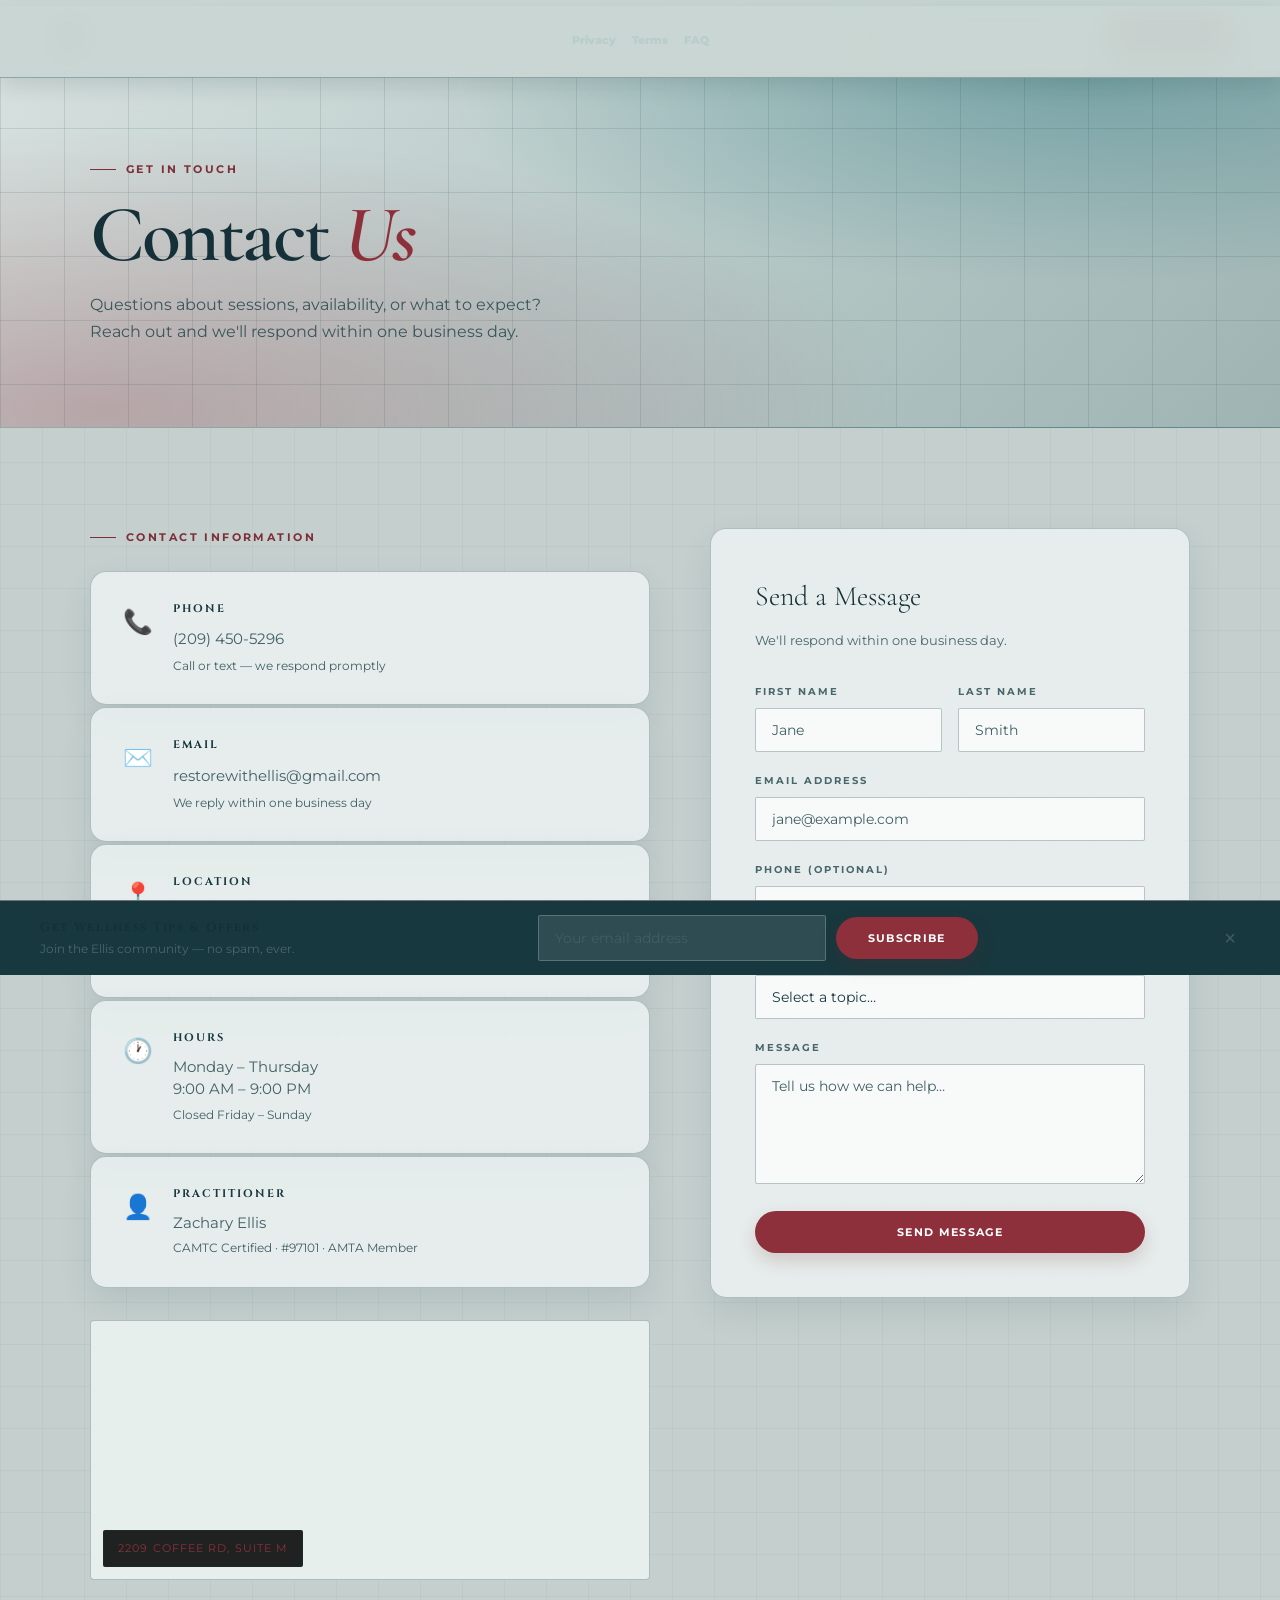
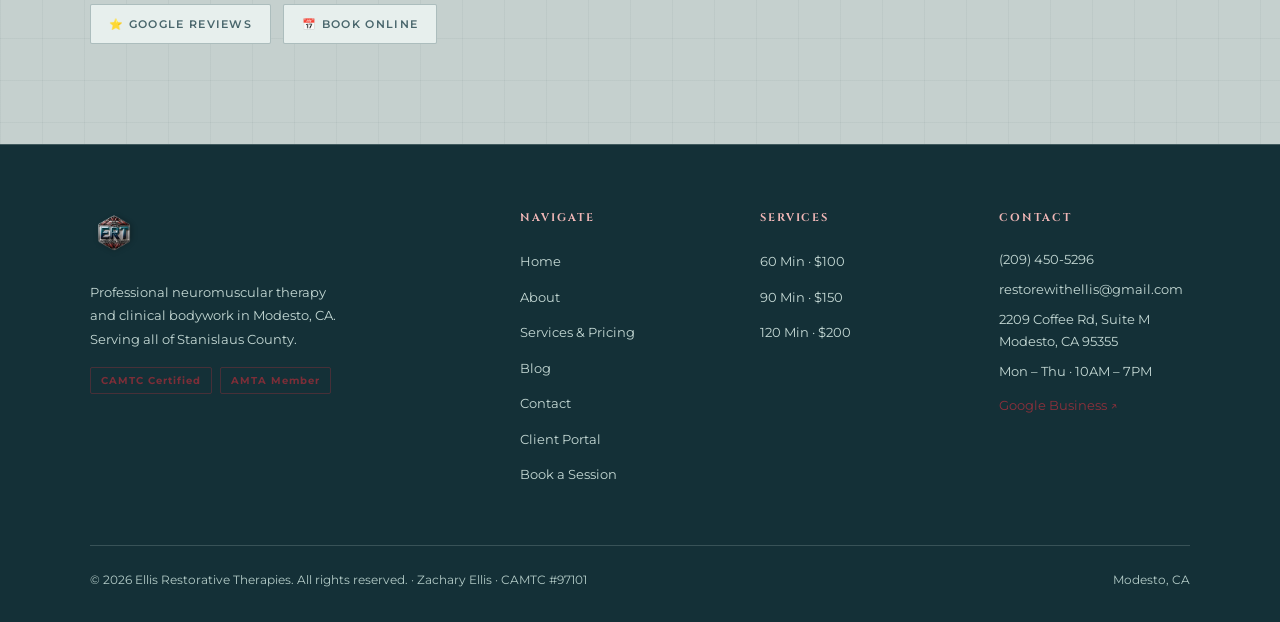
<file: contact.html>
<!DOCTYPE html>
<html lang="en">
<head>
  <meta charset="UTF-8" />
  <meta name="viewport" content="width=device-width, initial-scale=1.0" />
  <title>Contact | Ellis Restorative Therapies | 2209 Coffee Rd Modesto CA 95355</title>
  <meta name="description" content="Contact Ellis Restorative Therapies in Modesto, CA. Call or text (209) 450-5296, visit 2209 Coffee Rd, Suite M, or view live therapeutic massage availability online." />
  <meta name="keywords" content="Ellis Restorative Therapies contact, massage therapist Modesto CA contact, neuromuscular therapy Modesto appointment, 2209 Coffee Rd Modesto CA" />
  <meta name="robots" content="index, follow" />
  <meta name="author" content="Zachary Ellis — Ellis Restorative Therapies" />
  <link rel="canonical" href="https://www.restorewithellis.com/contact.html" />

  <!-- Open Graph -->
  <meta property="og:type" content="website" />
  <meta property="og:title" content="Contact | Ellis Restorative Therapies | 2209 Coffee Rd Modesto CA 95355" />
  <meta property="og:description" content="Contact Ellis Restorative Therapies in Modesto, CA at 2209 Coffee Rd, Suite M or view live therapeutic massage availability online." />
  <meta property="og:url" content="https://www.restorewithellis.com/contact.html" />
  <meta property="og:image" content="https://www.restorewithellis.com/logo.png" />
  <meta property="og:site_name" content="Ellis Restorative Therapies" />
  <meta property="og:locale" content="en_US" />

  <!-- Twitter Card -->
  <meta name="twitter:card" content="summary_large_image" />
  <meta name="twitter:title" content="Contact | Ellis Restorative Therapies | 2209 Coffee Rd Modesto CA 95355" />
  <meta name="twitter:description" content="Contact Ellis Restorative Therapies in Modesto, CA at 2209 Coffee Rd, Suite M or view live availability online." />
  <meta name="twitter:image" content="https://www.restorewithellis.com/logo.png" />

  <!-- Geo tags -->
  <meta name="geo.region" content="US-CA" />
  <meta name="geo.placename" content="Modesto" />
  <meta name="geo.position" content="37.6391;-120.9940" />
  <meta name="ICBM" content="37.6391, -120.9940" />

  <!-- Schema.org Local Business Markup -->
  <script type="application/ld+json">
  {
    "@context": "https://schema.org",
    "@type": "HealthAndBeautyBusiness",
    "name": "Ellis Restorative Therapies",
    "alternateName": "ERT",
    "description": "Therapeutic massage and neuromuscular massage at Ellis Restorative Therapies in Modesto, California.",
    "url": "https://www.restorewithellis.com",
    "telephone": "(209) 450-5296",
    "email": "restorewithellis@gmail.com",
    "priceRange": "$100-$200",
    "currenciesAccepted": "USD",
    "paymentAccepted": "Cash, Credit Card",
    "image": "https://www.restorewithellis.com/logo.png",
    "logo": "https://www.restorewithellis.com/logo.png",
    "address": {
      "@type": "PostalAddress",
      "streetAddress": "2209 Coffee Rd, Suite M",
      "addressLocality": "Modesto",
      "addressRegion": "CA",
      "postalCode": "95355",
      "addressCountry": "US"
    },
    "geo": {
      "@type": "GeoCoordinates",
      "latitude": 37.6391,
      "longitude": -120.9940
    },
    "openingHoursSpecification": [
      { "@type": "OpeningHoursSpecification", "dayOfWeek": ["Monday","Tuesday","Wednesday","Thursday"], "opens": "10:00", "closes": "19:00" }
    ],
    "hasOfferCatalog": {
      "@type": "OfferCatalog",
      "name": "Massage & Bodywork Services",
      "itemListElement": [
        { "@type": "Offer", "itemOffered": { "@type": "Service", "name": "60 Minute Neuromuscular Therapy Session" }, "price": "100", "priceCurrency": "USD" },
        { "@type": "Offer", "itemOffered": { "@type": "Service", "name": "90 Minute Deep Restorative Session" }, "price": "150", "priceCurrency": "USD" },
        { "@type": "Offer", "itemOffered": { "@type": "Service", "name": "120 Minute Complete Recovery Session" }, "price": "200", "priceCurrency": "USD" }
      ]
    },
    "sameAs": [
      "https://www.instagram.com/ellisrestorativetherapies/",
      "https://www.facebook.com/p/Ellis-Restorative-Therapies-61580974690488/"
    ]
  }
  </script>
  <link rel="stylesheet" href="styles.css" />
  <style>
    .page-hero {
      padding: 160px 48px 80px;
      background: linear-gradient(135deg, #0a0a0a, #111418);
      position: relative;
      overflow: hidden;
    }
    .page-hero::before {
      content: '';
      position: absolute;
      inset: 0;
      background: radial-gradient(ellipse 50% 80% at 80% 50%, rgba(45,212,191,0.06) 0%, transparent 60%);
    }
    .page-hero-inner {
      max-width: 1100px;
      margin: 0 auto;
      position: relative;
    }
    .page-hero h1 {
      font-family: 'Cormorant Garamond', serif;
      font-size: clamp(48px, 7vw, 80px);
      font-weight: 300;
      color: var(--white);
      line-height: 1.0;
      margin-bottom: 16px;
    }
    .page-hero h1 em { font-style: italic; color: var(--gold); }
    .page-hero p { color: var(--mid); font-size: 16px; max-width: 500px; line-height: 1.7; }

    /* ── CONTACT LAYOUT ── */
    .contact-grid {
      display: grid;
      grid-template-columns: 1fr 480px;
      gap: 60px;
      align-items: start;
    }

    /* Info side */
    .contact-info-cards {
      display: flex;
      flex-direction: column;
      gap: 2px;
      margin-bottom: 32px;
    }

    .contact-info-card {
      background: var(--card);
      border: 1px solid var(--border);
      padding: 28px 32px;
      display: flex;
      align-items: flex-start;
      gap: 20px;
      transition: border-color 0.3s;
    }

    .contact-info-card:first-child { border-radius: 4px 4px 0 0; }
    .contact-info-card:last-child { border-radius: 0 0 4px 4px; }

    .contact-info-card:hover { border-color: var(--gold-dim); }

    .contact-info-icon {
      font-size: 24px;
      flex-shrink: 0;
      margin-top: 2px;
    }

    .contact-info-content h4 {
      font-family: 'Cinzel', serif;
      font-size: 11px;
      letter-spacing: 0.18em;
      text-transform: uppercase;
      color: var(--gold);
      margin-bottom: 8px;
    }

    .contact-info-content p, .contact-info-content a {
      font-size: 15px;
      color: var(--light);
      text-decoration: none;
      line-height: 1.5;
      transition: color 0.2s;
    }

    .contact-info-content a:hover { color: var(--gold); }

    .contact-info-content small {
      display: block;
      font-size: 12px;
      color: var(--muted);
      margin-top: 4px;
    }

    /* MAP */
    .map-wrap {
      border-radius: 4px;
      overflow: hidden;
      border: 1px solid var(--border);
      height: 260px;
      background: var(--card);
      position: relative;
    }

    .map-wrap iframe {
      width: 100%;
      height: 100%;
      border: none;
      filter: grayscale(0.6) invert(0.9) hue-rotate(180deg) brightness(0.85);
    }

    .map-label {
      position: absolute;
      bottom: 12px;
      left: 12px;
      background: rgba(10,10,10,0.9);
      border: 1px solid var(--border);
      padding: 8px 14px;
      border-radius: 2px;
      font-size: 11px;
      color: var(--gold);
      letter-spacing: 0.1em;
      text-transform: uppercase;
    }

    /* Social / Google */
    .social-row {
      display: flex;
      gap: 12px;
      margin-top: 24px;
      flex-wrap: wrap;
    }

    .social-link {
      display: inline-flex;
      align-items: center;
      gap: 8px;
      background: var(--card);
      border: 1px solid var(--border);
      color: var(--mid);
      text-decoration: none;
      font-size: 11px;
      font-weight: 600;
      letter-spacing: 0.12em;
      text-transform: uppercase;
      padding: 10px 18px;
      border-radius: 2px;
      transition: all 0.2s;
    }

    .social-link:hover { border-color: var(--gold); color: var(--gold); }

    /* ── FORM ── */
    .contact-form-card {
      background: var(--card);
      border: 1px solid var(--border);
      border-radius: 4px;
      padding: 44px;
      position: sticky;
      top: 100px;
    }

    .form-title {
      font-family: 'Cormorant Garamond', serif;
      font-size: 28px;
      font-weight: 300;
      color: var(--white);
      margin-bottom: 8px;
    }

    .form-subtitle {
      font-size: 13px;
      color: var(--mid);
      margin-bottom: 32px;
    }

    .form-row {
      display: grid;
      grid-template-columns: 1fr 1fr;
      gap: 16px;
    }

    .form-group {
      margin-bottom: 20px;
    }

    .form-group label {
      display: block;
      font-size: 10px;
      font-weight: 700;
      letter-spacing: 0.2em;
      text-transform: uppercase;
      color: var(--mid);
      margin-bottom: 8px;
    }

    .form-group input,
    .form-group select,
    .form-group textarea {
      width: 100%;
      background: var(--black);
      border: 1px solid var(--border);
      color: var(--white);
      font-family: 'Montserrat', sans-serif;
      font-size: 14px;
      padding: 12px 16px;
      border-radius: 2px;
      outline: none;
      transition: border-color 0.2s;
      appearance: none;
    }

    .form-group select {
      background-image: url("data:image/svg+xml,%3Csvg xmlns='http://www.w3.org/2000/svg' width='12' height='8' viewBox='0 0 12 8'%3E%3Cpath d='M1 1l5 5 5-5' stroke='%234a5568' stroke-width='1.5' fill='none'/%3E%3C/svg%3E");
      background-repeat: no-repeat;
      background-position: right 14px center;
      cursor: pointer;
    }

    .form-group input:focus,
    .form-group select:focus,
    .form-group textarea:focus { border-color: var(--gold); }

    .form-group input::placeholder,
    .form-group textarea::placeholder { color: var(--muted); }

    .form-group textarea { resize: vertical; min-height: 120px; }

    .form-submit {
      width: 100%;
      justify-content: center;
    }

    /* Success state */
    .form-success {
      display: none;
      text-align: center;
      padding: 32px 0;
    }

    .form-success.show { display: block; }

    .success-icon {
      font-size: 48px;
      margin-bottom: 16px;
    }

    .form-success h3 {
      font-family: 'Cormorant Garamond', serif;
      font-size: 28px;
      font-weight: 300;
      color: var(--white);
      margin-bottom: 8px;
    }

    .form-success p {
      font-size: 14px;
      color: var(--mid);
    }

    @media (max-width: 900px) {
      .page-hero { padding: 120px 24px 60px; }
      .contact-grid { grid-template-columns: 1fr; }
      .contact-form-card { position: static; }
      .form-row { grid-template-columns: 1fr; }
    }
  </style>
  <link rel="stylesheet" href="ert-info-pages.css" />
</head>
<body class="ert-info-page">

<nav>
  <a href="index.html" class="nav-logo">
    <img src="logo.png" alt="Ellis Restorative Therapies" />
  </a>
  <ul class="nav-links">
    <li><a href="index.html">Home</a></li>
    <li><a href="about.html">About</a></li>
    <li><a href="services.html">Services</a></li>
    <li><a href="blog.html">Blog</a></li>
    <li><a href="contact.html" class="active">Contact</a></li>
    <li><a href="https://client.restorewithellis.com" class="nav-portal">Client Portal</a></li>
    <li><a href="book.html" class="nav-book">Book Now</a></li>
  </ul>
  <button class="nav-toggle" aria-label="Toggle menu">
    <span></span><span></span><span></span>
  </button>
</nav>

<!-- PAGE HERO -->
<div class="page-hero">
  <div class="page-hero-inner">
    <div class="section-label">Get in Touch</div>
    <h1>Contact <em>Us</em></h1>
    <p>Questions about sessions, availability, or what to expect? Reach out and we'll respond within one business day.</p>
  </div>
</div>

<!-- CONTACT CONTENT -->
<section class="section" style="background:var(--black);">
  <div class="section-inner">
    <div class="contact-grid">

      <!-- INFO SIDE -->
      <div>
        <div class="section-label" style="margin-bottom:24px;">Contact Information</div>

        <div class="contact-info-cards">
          <div class="contact-info-card">
            <span class="contact-info-icon">📞</span>
            <div class="contact-info-content">
              <h4>Phone</h4>
              <a href="tel:2094505296">(209) 450-5296</a>
              <small>Call or text — we respond promptly</small>
            </div>
          </div>
          <div class="contact-info-card">
            <span class="contact-info-icon">✉️</span>
            <div class="contact-info-content">
              <h4>Email</h4>
              <a href="mailto:restorewithellis@gmail.com">restorewithellis@gmail.com</a>
              <small>We reply within one business day</small>
            </div>
          </div>
          <div class="contact-info-card">
            <span class="contact-info-icon">📍</span>
            <div class="contact-info-content">
              <h4>Location</h4>
              <p>2209 Coffee Rd, Suite M<br>Modesto, CA 95355</p>
              <small>Free parking available on site</small>
            </div>
          </div>
          <div class="contact-info-card">
            <span class="contact-info-icon">🕐</span>
            <div class="contact-info-content">
              <h4>Hours</h4>
              <p>Monday – Thursday</p>
              <p>9:00 AM – 9:00 PM</p>
              <small>Closed Friday – Sunday</small>
            </div>
          </div>
          <div class="contact-info-card">
            <span class="contact-info-icon">👤</span>
            <div class="contact-info-content">
              <h4>Practitioner</h4>
              <p>Zachary Ellis</p>
              <small>CAMTC Certified · #97101 · AMTA Member</small>
            </div>
          </div>
        </div>

        <!-- MAP -->
        <div class="map-wrap">
          <iframe
            src="https://www.google.com/maps/embed?pb=!1m18!1m12!1m3!1d3137.0!2d-120.9940!3d37.6391!2m3!1f0!2f0!3f0!3m2!1i1024!2i768!4f13.1!3m3!1m2!1s0x809171f4f2e8f3cd%3A0x1!2s2209+Coffee+Rd+Suite+M%2C+Modesto%2C+CA+95355!5e0!3m2!1sen!2sus!4v1"
            allowfullscreen=""
            loading="lazy"
            referrerpolicy="no-referrer-when-downgrade"
            title="Ellis Restorative Therapies Location">
          </iframe>
          <div class="map-label">2209 Coffee Rd, Suite M</div>
        </div>

        <div class="social-row">
          <a href="https://share.google/ljgQMAEz9CWuFBhU1" target="_blank" rel="noopener" class="social-link">
            ⭐ Google Reviews
          </a>
          <a href="book.html" class="social-link">
            📅 Book Online
          </a>
        </div>

      </div>

      <!-- FORM SIDE -->
      <div class="contact-form-card">
        <div id="form-fields">
          <h2 class="form-title">Send a Message</h2>
          <p class="form-subtitle">We'll respond within one business day.</p>

          <div class="form-row">
            <div class="form-group">
              <label for="fname">First Name</label>
              <input type="text" id="fname" placeholder="Jane" />
            </div>
            <div class="form-group">
              <label for="lname">Last Name</label>
              <input type="text" id="lname" placeholder="Smith" />
            </div>
          </div>

          <div class="form-group">
            <label for="email">Email Address</label>
            <input type="email" id="email" placeholder="jane@example.com" />
          </div>

          <div class="form-group">
            <label for="phone">Phone (optional)</label>
            <input type="tel" id="phone" placeholder="(209) 555-0000" />
          </div>

          <div class="form-group">
            <label for="subject">Subject</label>
            <select id="subject">
              <option value="">Select a topic…</option>
              <option>General Question</option>
              <option>Session Information</option>
              <option>Scheduling & Availability</option>
              <option>Pricing</option>
              <option>Gift Sessions</option>
              <option>Other</option>
            </select>
          </div>

          <div class="form-group">
            <label for="message">Message</label>
            <textarea id="message" placeholder="Tell us how we can help…"></textarea>
          </div>

          <button class="btn btn-gold form-submit" onclick="submitForm()">Send Message</button>
        </div>

        <div class="form-success" id="form-success">
          <div class="success-icon">✅</div>
          <h3>Message Sent!</h3>
          <p>Thank you for reaching out. Zachary will get back to you within one business day.</p>
          <a href="book.html" class="btn btn-gold" style="margin-top:24px;justify-content:center;width:100%;">Book a Session</a>
        </div>
      </div>

    </div>
  </div>
</section>

<!-- FOOTER -->
<footer>
  <div class="footer-grid">
    <div class="footer-brand">
      <img src="logo.png" alt="Ellis Restorative Therapies" />
      <p>Professional neuromuscular therapy and clinical bodywork in Modesto, CA. Serving all of Stanislaus County.</p>
      <div class="footer-cert" style="margin-top:16px;gap:8px;flex-wrap:wrap;">
        <span class="footer-cert-badge">CAMTC Certified</span>
        <span class="footer-cert-badge">AMTA Member</span>
      </div>
    </div>
    <div>
      <h4>Navigate</h4>
      <ul>
        <li><a href="index.html">Home</a></li>
        <li><a href="about.html">About</a></li>
        <li><a href="services.html">Services & Pricing</a></li>
        <li><a href="blog.html">Blog</a></li>
        <li><a href="contact.html">Contact</a></li>
        <li><a href="https://client.restorewithellis.com">Client Portal</a></li>
        <li><a href="book.html">Book a Session</a></li>
      </ul>
    </div>
    <div>
      <h4>Services</h4>
      <ul>
        <li><a href="services.html">60 Min · $100</a></li>
        <li><a href="services.html">90 Min · $150</a></li>
        <li><a href="services.html">120 Min · $200</a></li>
      </ul>
    </div>
    <div class="footer-contact">
      <h4>Contact</h4>
      <p><a href="tel:2094505296">(209) 450-5296</a></p>
      <p><a href="mailto:restorewithellis@gmail.com">restorewithellis@gmail.com</a></p>
      <p>2209 Coffee Rd, Suite M<br>Modesto, CA 95355</p>
      <p style="margin-top:8px;">Mon – Thu · 10AM – 7PM</p>
      <p style="margin-top:12px;"><a href="https://share.google/ljgQMAEz9CWuFBhU1" target="_blank" rel="noopener" style="color:var(--gold);">Google Business ↗</a></p>
    </div>
  </div>
  <div class="footer-bottom">
    <span>© 2026 Ellis Restorative Therapies. All rights reserved. · Zachary Ellis · CAMTC #97101</span>
    <span>Modesto, CA</span>
  </div>
</footer>

<!-- ── EMAIL CAPTURE: FOOTER BAR ── -->
<div class="ec-bar" id="ec-bar">
  <div class="ec-bar-text">
    <h4>Get Wellness Tips &amp; Offers</h4>
    <p>Join the Ellis community — no spam, ever.</p>
  </div>
  <div class="ec-bar-form">
    <input type="email" id="ec-bar-email" class="ec-input" placeholder="Your email address" />
    <button id="ec-bar-btn" class="btn btn-gold" onclick="submitBar()">Subscribe</button>
  </div>
  <button class="ec-bar-close" onclick="closeBar()" aria-label="Close">×</button>
</div>

<!-- ── EMAIL CAPTURE: POPUP ── -->
<div class="ec-overlay" id="ec-overlay">
  <div class="ec-popup" role="dialog" aria-modal="true">
    <button class="ec-popup-close" onclick="closePopup()" aria-label="Close">×</button>
    <div id="ec-popup-form">
      <div class="ec-popup-label">Exclusive Access</div>
      <h2 class="ec-popup-title">Restore &amp; <em>Reconnect</em></h2>
      <p class="ec-popup-body">Therapeutic insights, self-care tips, and first access to special offers — from Zachary's practice to your inbox.</p>
      <div class="ec-input-row">
        <input type="email" id="ec-popup-email" class="ec-input" placeholder="Your email address" />
        <button class="btn btn-gold" onclick="submitPopup()">Subscribe</button>
      </div>
      <p class="ec-fine">No spam. Unsubscribe anytime.</p>
    </div>
    <div class="ec-success" id="ec-popup-success">
      <div class="ec-success-icon">✅</div>
      <h3>You're in!</h3>
      <p>Welcome to the Ellis community. Talk soon.</p>
    </div>
  </div>
</div>

<script src="nav.js"></script>
<script src="email-capture.js"></script>
<script>
  function submitForm() {
    const name = document.getElementById('fname').value.trim();
    const email = document.getElementById('email').value.trim();
    const message = document.getElementById('message').value.trim();
    if (!name || !email || !message) {
      alert('Please fill in your name, email, and message.');
      return;
    }
    document.getElementById('form-fields').style.display = 'none';
    document.getElementById('form-success').classList.add('show');
  }
</script>
</body>
</html>
</file>
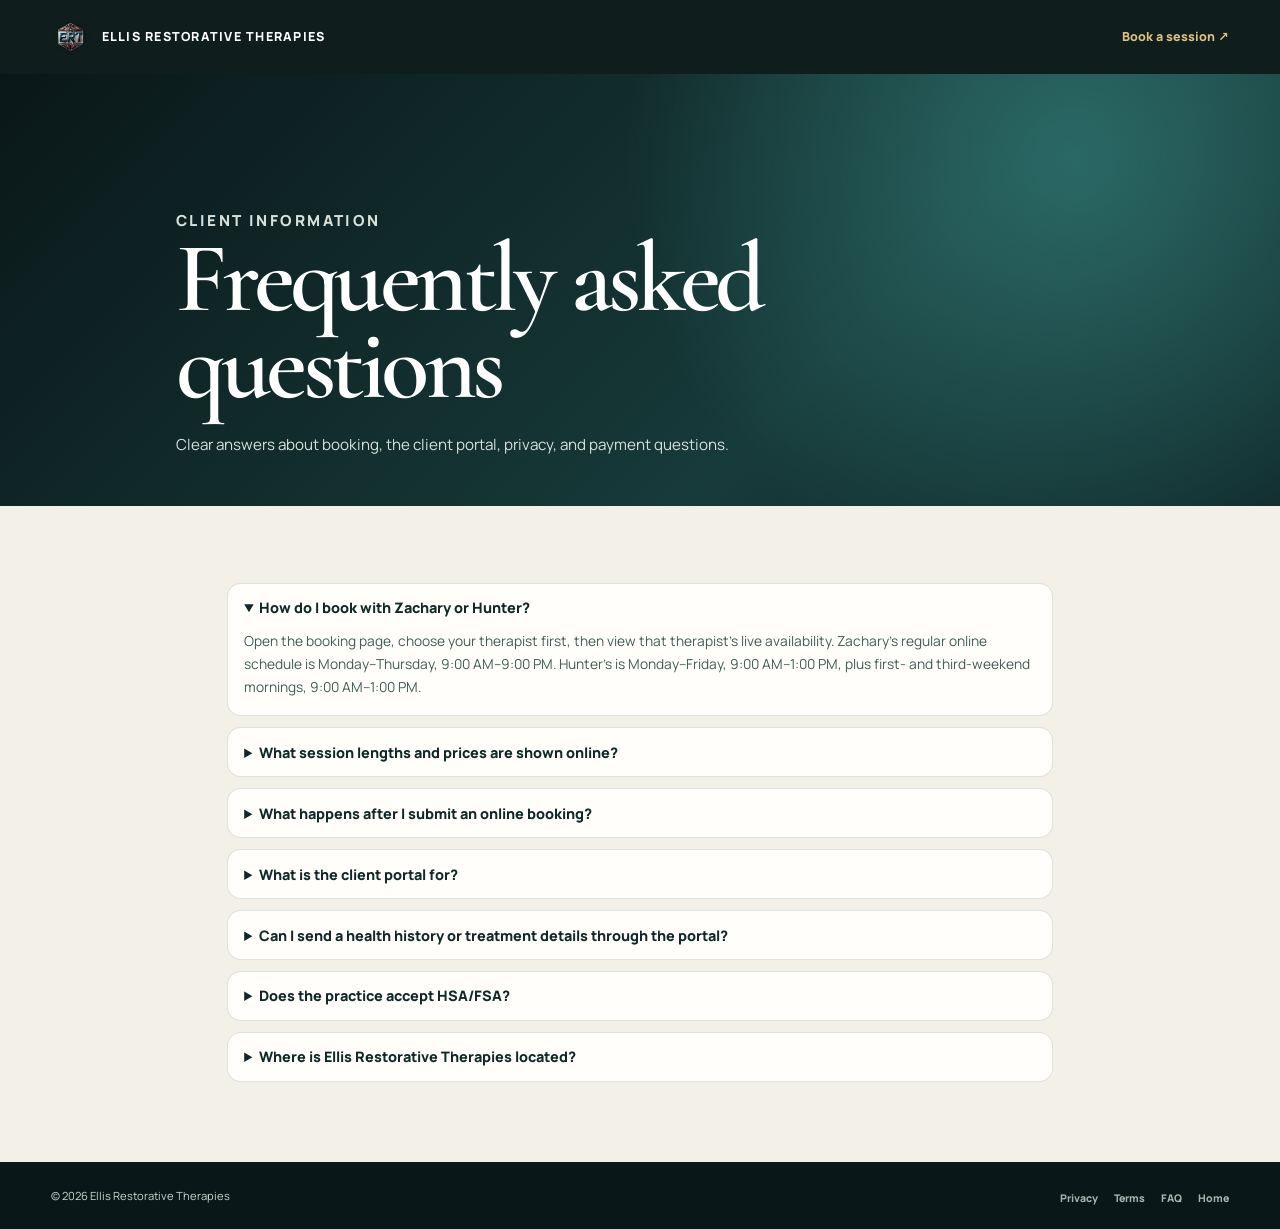
<file: faq.html>
<!doctype html>
<html lang="en">
<head>
  <meta charset="utf-8" /><meta name="viewport" content="width=device-width, initial-scale=1" />
  <title>Frequently Asked Questions | Ellis Restorative Therapies</title>
  <meta name="description" content="Booking, client portal, payment, and privacy FAQs for Ellis Restorative Therapies in Modesto, California." />
  <meta name="robots" content="index,follow" /><link rel="canonical" href="https://www.restorewithellis.com/faq.html" />
  <link rel="preconnect" href="https://fonts.googleapis.com" /><link rel="preconnect" href="https://fonts.gstatic.com" crossorigin />
  <link href="https://fonts.googleapis.com/css2?family=Cormorant+Garamond:wght@500;600&family=Manrope:wght@400;600;700;800&display=swap" rel="stylesheet" />
  <link rel="stylesheet" href="legal-pages.css" /><link rel="stylesheet" href="legal-nav.css" />
</head>
<body class="ert-legal-page">
  <header class="legal-header"><a class="legal-brand" href="index.html"><img src="logo.png" alt="" /> Ellis Restorative Therapies</a><a href="book.html">Book a session ↗</a></header>
  <section class="legal-hero"><div class="legal-inner"><p class="legal-eyebrow">Client information</p><h1>Frequently asked questions</h1><p>Clear answers about booking, the client portal, privacy, and payment questions.</p></div></section>
  <main class="legal-content"><div class="legal-faq">
    <details open><summary>How do I book with Zachary or Hunter?</summary><p>Open the booking page, choose your therapist first, then view that therapist’s live availability. Zachary’s regular online schedule is Monday–Thursday, 9:00 AM–9:00 PM. Hunter’s is Monday–Friday, 9:00 AM–1:00 PM, plus first- and third-weekend mornings, 9:00 AM–1:00 PM.</p></details>
    <details><summary>What session lengths and prices are shown online?</summary><p>Both therapists offer standard 60-minute ($100), 90-minute ($150), and 120-minute ($200) session options. Availability can vary based on the selected therapist’s calendar and session length.</p></details>
    <details><summary>What happens after I submit an online booking?</summary><p>The booking workflow checks calendar availability, creates the appointment record, adds the booking to the practice booking sheet, and sends a confirmation to the contact information supplied in the booking flow.</p></details>
    <details><summary>What is the client portal for?</summary><p>The client portal is a separate secure space for practice updates, discount opportunities, event-code benefits, payment links, and brief general questions. It is not a medical record or emergency communication channel.</p></details>
    <details><summary>Can I send a health history or treatment details through the portal?</summary><p>No. Please do not put diagnoses, symptoms, detailed health histories, treatment notes, insurance identifiers, payment-card details, or emergency information into public forms, portal questions, booking notes, email, or calendar titles. Discuss care-related information directly with the practice through the appropriate channel.</p></details>
    <details><summary>Does the practice accept HSA/FSA?</summary><p>Payment eligibility can vary by account, provider, and transaction. Contact the practice before booking if you have an HSA/FSA question so current payment details can be confirmed directly.</p></details>
    <details><summary>Where is Ellis Restorative Therapies located?</summary><p>The practice is located at 2209 Coffee Rd, Suite M, Modesto, CA 95355. Call <a href="tel:2094505296">(209) 450-5296</a> or email <a href="mailto:restorewithellis@gmail.com">restorewithellis@gmail.com</a> for practice questions.</p></details>
  </div></main>
  <footer class="legal-footer"><span>© 2026 Ellis Restorative Therapies</span><nav class="legal-nav" aria-label="Legal navigation"><a href="privacy.html">Privacy</a><a href="terms.html">Terms</a><a href="faq.html">FAQ</a><a href="index.html">Home</a></nav></footer>
</body>
</html>
</file>
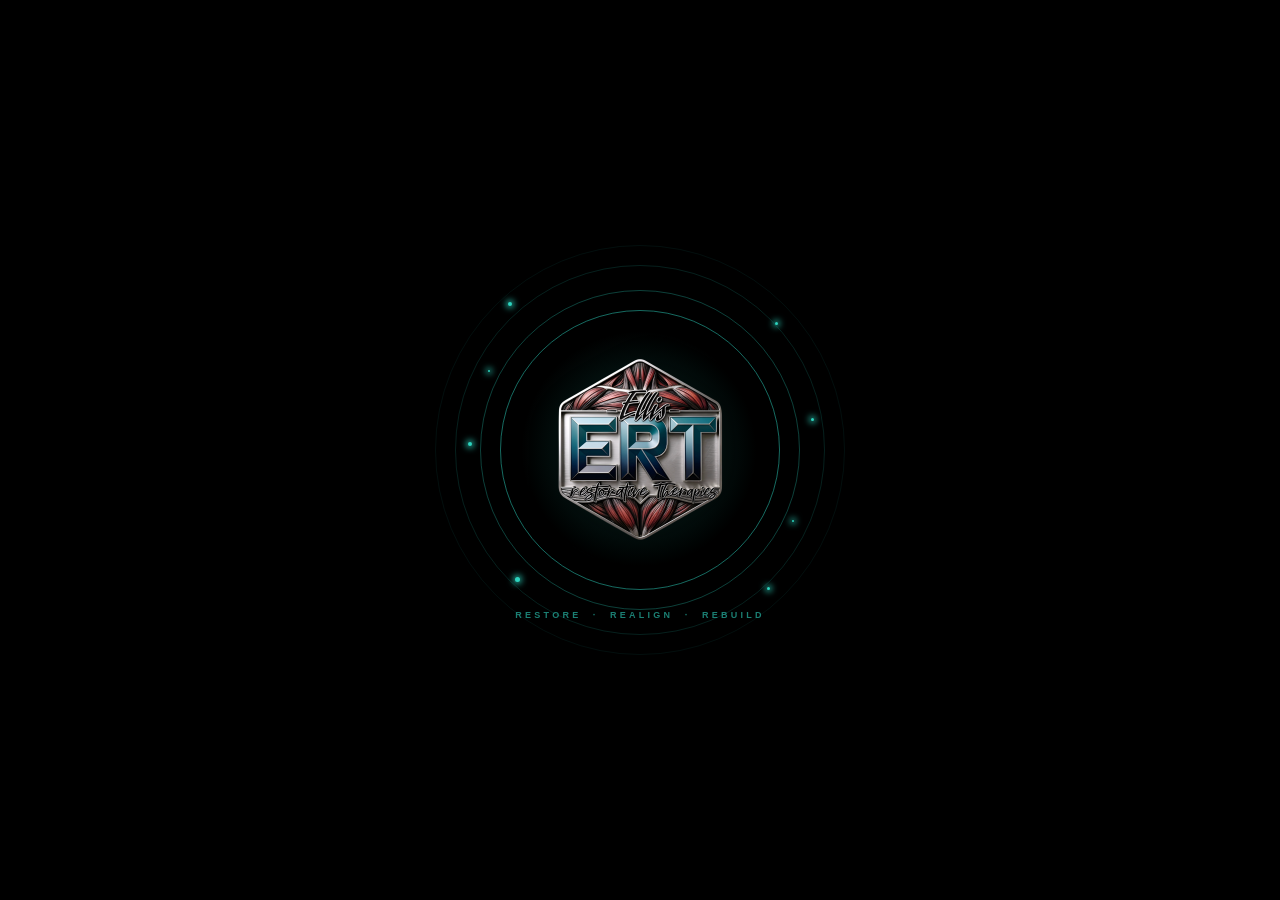
<file: logo-animated.html>
<!DOCTYPE html>
<html lang="en">
<head>
<meta charset="UTF-8" />
<meta name="viewport" content="width=device-width, initial-scale=1.0" />
<title>ERT Logo Animation</title>
<style>
* { margin:0; padding:0; box-sizing:border-box; }
body { background:#000; display:flex; align-items:center; justify-content:center; min-height:100vh; overflow:hidden; }
.scene { position:relative; width:400px; height:400px; display:flex; align-items:center; justify-content:center; }
.ring { position:absolute; border-radius:50%; border:1px solid rgba(45,212,191,0.5); animation:ringPulse 3.5s ease-out infinite; pointer-events:none; }
.ring-1 { width:280px; height:280px; animation-delay:0s; }
.ring-2 { width:320px; height:320px; animation-delay:0.7s; border-color:rgba(45,212,191,0.3); }
.ring-3 { width:370px; height:370px; animation-delay:1.4s; border-color:rgba(45,212,191,0.15); }
.ring-4 { width:410px; height:410px; animation-delay:2.1s; border-color:rgba(45,212,191,0.07); }
@keyframes ringPulse { 0%{transform:scale(0.7);opacity:0} 15%{opacity:1} 100%{transform:scale(1.2);opacity:0} }
.glow-core { position:absolute; width:240px; height:240px; border-radius:50%; background:radial-gradient(circle,rgba(45,212,191,0.22) 0%,rgba(45,212,191,0.10) 40%,transparent 70%); animation:coreBreathe 4s ease-in-out infinite; pointer-events:none; }
@keyframes coreBreathe { 0%,100%{transform:scale(1);opacity:0.8} 50%{transform:scale(1.25);opacity:1} }
.logo-img { position:relative; z-index:10; width:250px; height:250px; object-fit:contain; animation:logoPulse 4s ease-in-out infinite; }
@keyframes logoPulse {
  0%,100%{ transform:scale(1); filter:drop-shadow(0 0 12px rgba(45,212,191,0.6)) drop-shadow(0 0 30px rgba(45,212,191,0.25)) drop-shadow(0 0 60px rgba(45,212,191,0.1)); }
  50%{ transform:scale(1.05); filter:drop-shadow(0 0 24px rgba(45,212,191,0.9)) drop-shadow(0 0 60px rgba(45,212,191,0.5)) drop-shadow(0 0 100px rgba(45,212,191,0.2)); }
}
.shimmer-wrap { position:absolute; z-index:11; width:250px; height:250px; overflow:hidden; border-radius:50%; pointer-events:none; }
.shimmer { position:absolute; top:-50%; left:-80%; width:45%; height:200%; background:linear-gradient(110deg,transparent 20%,rgba(255,255,255,0.15) 50%,transparent 80%); animation:sweep 4s ease-in-out infinite; }
@keyframes sweep { 0%{transform:translateX(0);opacity:0} 5%{opacity:1} 45%{transform:translateX(550px);opacity:0} 100%{transform:translateX(550px);opacity:0} }
.spark { position:absolute; border-radius:50%; background:#2dd4bf; box-shadow:0 0 6px 2px rgba(45,212,191,0.8); animation:sparkDrift 3s ease-in-out infinite; pointer-events:none; }
.s1{width:4px;height:4px;top:52px;left:68px;animation-delay:0s;animation-duration:3.1s}
.s2{width:3px;height:3px;top:72px;right:62px;animation-delay:0.9s;animation-duration:2.7s}
.s3{width:5px;height:5px;bottom:68px;left:75px;animation-delay:1.5s;animation-duration:3.4s}
.s4{width:3px;height:3px;bottom:60px;right:70px;animation-delay:0.4s;animation-duration:2.9s}
.s5{width:4px;height:4px;top:48%;left:28px;animation-delay:1.9s;animation-duration:2.5s}
.s6{width:3px;height:3px;top:42%;right:26px;animation-delay:1.1s;animation-duration:3.2s}
.s7{width:2px;height:2px;top:30%;left:48px;animation-delay:2.3s;animation-duration:2.8s}
.s8{width:2px;height:2px;bottom:32%;right:46px;animation-delay:0.6s;animation-duration:3.6s}
@keyframes sparkDrift { 0%,100%{transform:translateY(0) scale(1);opacity:0.2} 50%{transform:translateY(-14px) scale(2);opacity:1} }
.tagline { position:absolute; bottom:30px; left:50%; transform:translateX(-50%); white-space:nowrap; font-family:'Montserrat','Inter',Arial,sans-serif; font-size:9px; font-weight:700; letter-spacing:0.36em; text-transform:uppercase; color:rgba(45,212,191,0.6); animation:tagPulse 4s ease-in-out infinite; }
@keyframes tagPulse { 0%,100%{opacity:0.4;letter-spacing:0.36em} 50%{opacity:0.9;letter-spacing:0.42em} }
</style>
</head>
<body>
<div class="scene">
  <div class="ring ring-1"></div>
  <div class="ring ring-2"></div>
  <div class="ring ring-3"></div>
  <div class="ring ring-4"></div>
  <div class="glow-core"></div>
  <div class="spark s1"></div><div class="spark s2"></div><div class="spark s3"></div><div class="spark s4"></div>
  <div class="spark s5"></div><div class="spark s6"></div><div class="spark s7"></div><div class="spark s8"></div>
  <img class="logo-img" src="logo.png" alt="Ellis Restorative Therapies Logo" />
  <div class="shimmer-wrap"><div class="shimmer"></div></div>
  <div class="tagline">Restore &nbsp;·&nbsp; Realign &nbsp;·&nbsp; Rebuild</div>
</div>
</body>
</html>
</file>
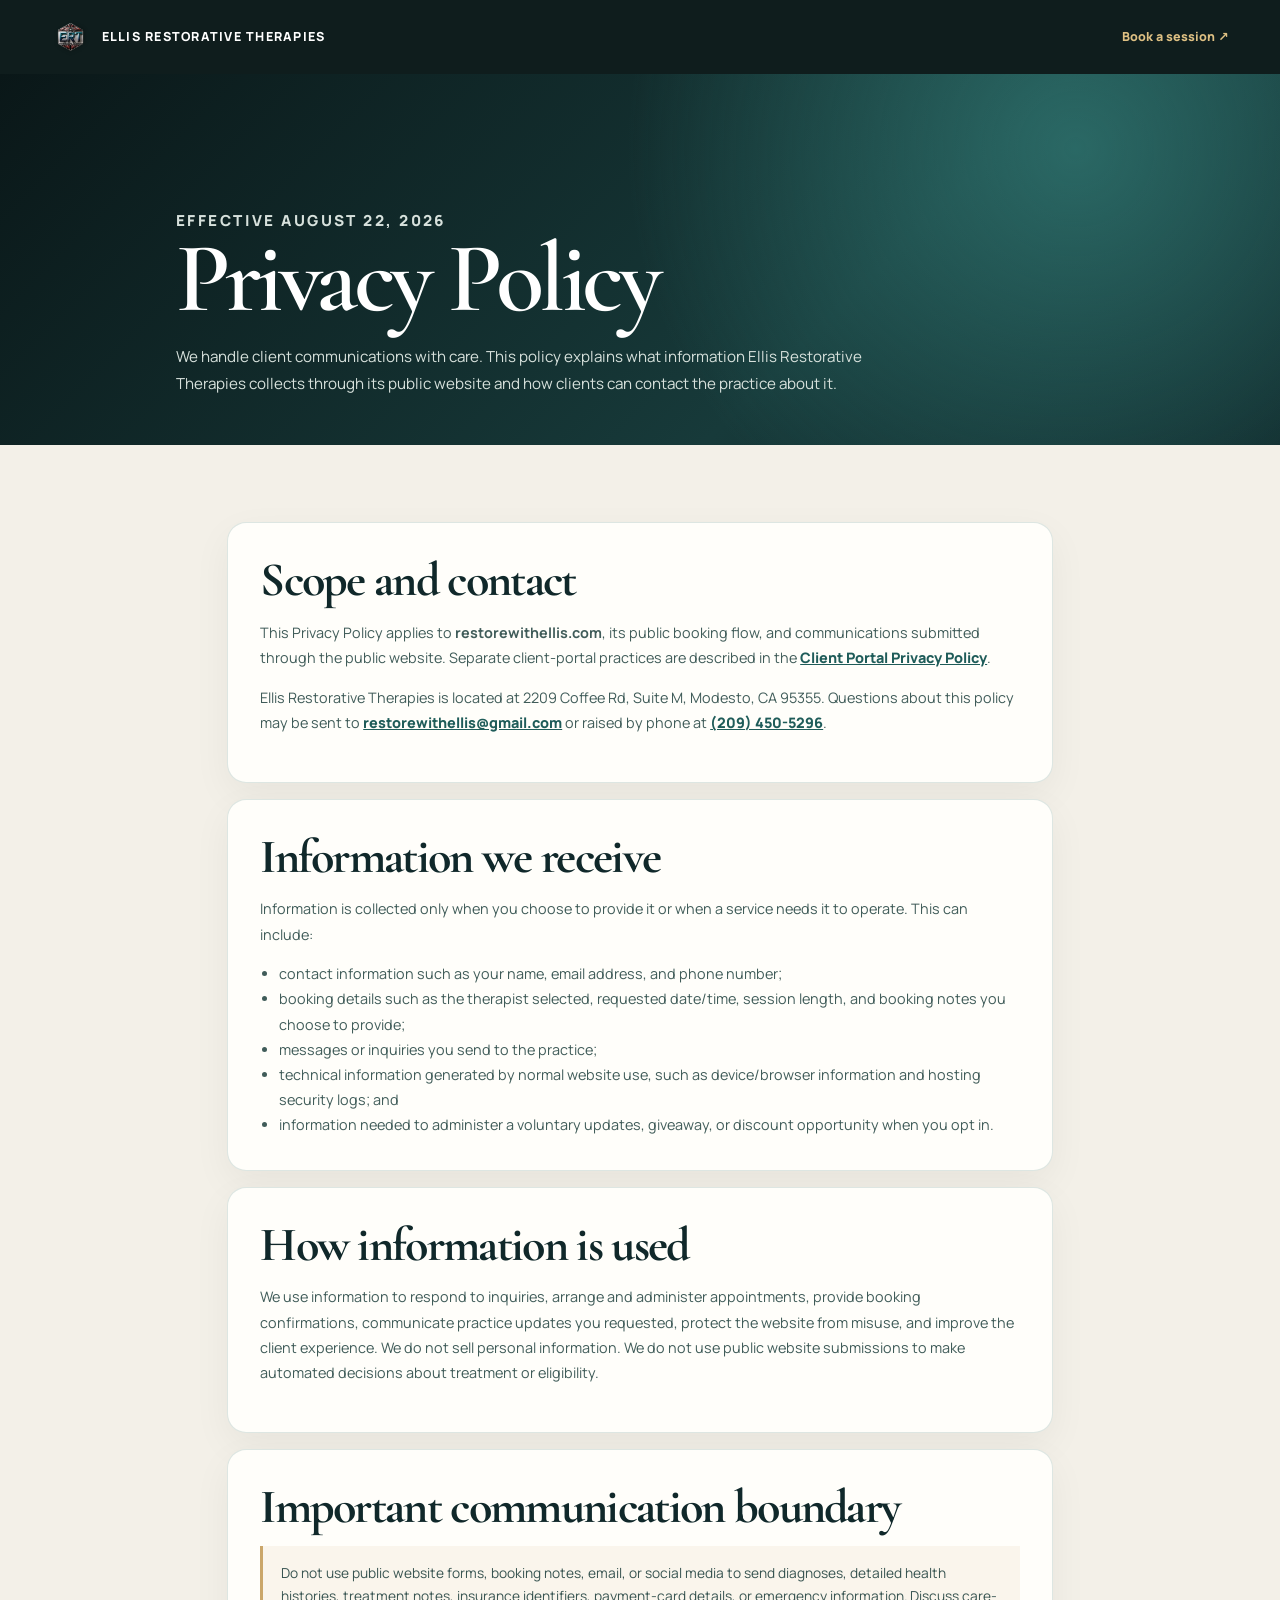
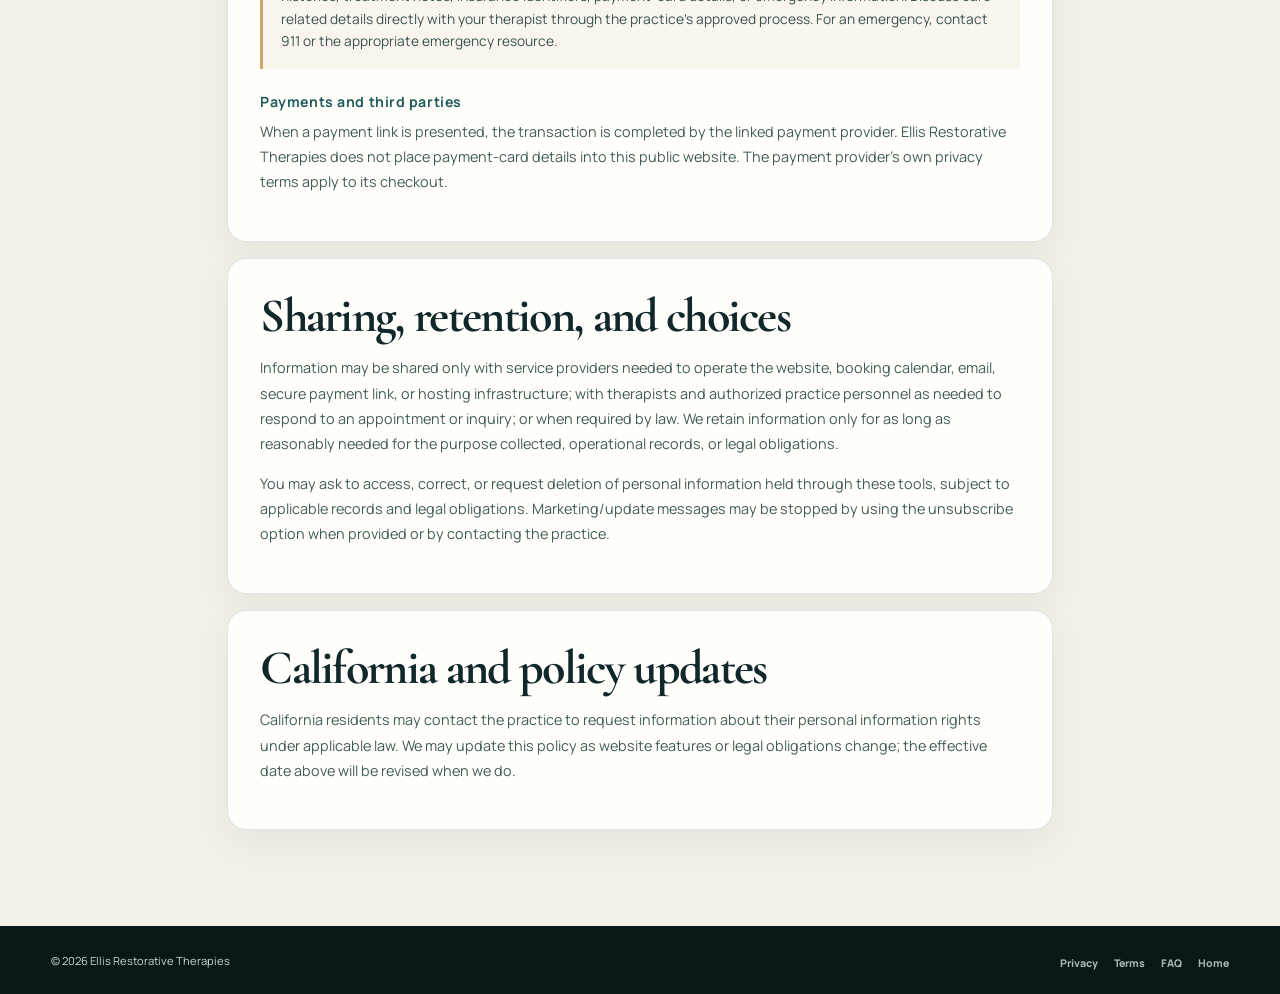
<file: privacy.html>
<!doctype html>
<html lang="en">
<head>
  <meta charset="utf-8" /><meta name="viewport" content="width=device-width, initial-scale=1" />
  <title>Privacy Policy | Ellis Restorative Therapies</title>
  <meta name="description" content="Privacy Policy for Ellis Restorative Therapies and its client communications tools." />
  <meta name="robots" content="index,follow" /><link rel="canonical" href="https://www.restorewithellis.com/privacy.html" />
  <link rel="preconnect" href="https://fonts.googleapis.com" /><link rel="preconnect" href="https://fonts.gstatic.com" crossorigin />
  <link href="https://fonts.googleapis.com/css2?family=Cormorant+Garamond:wght@500;600&family=Manrope:wght@400;600;700;800&display=swap" rel="stylesheet" />
  <link rel="stylesheet" href="legal-pages.css" /><link rel="stylesheet" href="legal-nav.css" />
</head>
<body class="ert-legal-page">
  <header class="legal-header"><a class="legal-brand" href="index.html"><img src="logo.png" alt="" /> Ellis Restorative Therapies</a><a href="book.html">Book a session ↗</a></header>
  <section class="legal-hero"><div class="legal-inner"><p class="legal-eyebrow">Effective August 22, 2026</p><h1>Privacy Policy</h1><p>We handle client communications with care. This policy explains what information Ellis Restorative Therapies collects through its public website and how clients can contact the practice about it.</p></div></section>
  <main class="legal-content">
    <section class="legal-card"><h2>Scope and contact</h2><p>This Privacy Policy applies to <strong>restorewithellis.com</strong>, its public booking flow, and communications submitted through the public website. Separate client-portal practices are described in the <a href="https://client.restorewithellis.com/privacy.html">Client Portal Privacy Policy</a>.</p><p>Ellis Restorative Therapies is located at 2209 Coffee Rd, Suite M, Modesto, CA 95355. Questions about this policy may be sent to <a href="mailto:restorewithellis@gmail.com">restorewithellis@gmail.com</a> or raised by phone at <a href="tel:2094505296">(209) 450-5296</a>.</p></section>
    <section class="legal-card"><h2>Information we receive</h2><p>Information is collected only when you choose to provide it or when a service needs it to operate. This can include:</p><ul><li>contact information such as your name, email address, and phone number;</li><li>booking details such as the therapist selected, requested date/time, session length, and booking notes you choose to provide;</li><li>messages or inquiries you send to the practice;</li><li>technical information generated by normal website use, such as device/browser information and hosting security logs; and</li><li>information needed to administer a voluntary updates, giveaway, or discount opportunity when you opt in.</li></ul></section>
    <section class="legal-card"><h2>How information is used</h2><p>We use information to respond to inquiries, arrange and administer appointments, provide booking confirmations, communicate practice updates you requested, protect the website from misuse, and improve the client experience. We do not sell personal information. We do not use public website submissions to make automated decisions about treatment or eligibility.</p></section>
    <section class="legal-card"><h2>Important communication boundary</h2><div class="legal-callout">Do not use public website forms, booking notes, email, or social media to send diagnoses, detailed health histories, treatment notes, insurance identifiers, payment-card details, or emergency information. Discuss care-related details directly with your therapist through the practice’s approved process. For an emergency, contact 911 or the appropriate emergency resource.</div><h3>Payments and third parties</h3><p>When a payment link is presented, the transaction is completed by the linked payment provider. Ellis Restorative Therapies does not place payment-card details into this public website. The payment provider’s own privacy terms apply to its checkout.</p></section>
    <section class="legal-card"><h2>Sharing, retention, and choices</h2><p>Information may be shared only with service providers needed to operate the website, booking calendar, email, secure payment link, or hosting infrastructure; with therapists and authorized practice personnel as needed to respond to an appointment or inquiry; or when required by law. We retain information only for as long as reasonably needed for the purpose collected, operational records, or legal obligations.</p><p>You may ask to access, correct, or request deletion of personal information held through these tools, subject to applicable records and legal obligations. Marketing/update messages may be stopped by using the unsubscribe option when provided or by contacting the practice.</p></section>
    <section class="legal-card"><h2>California and policy updates</h2><p>California residents may contact the practice to request information about their personal information rights under applicable law. We may update this policy as website features or legal obligations change; the effective date above will be revised when we do.</p></section>
  </main>
  <footer class="legal-footer"><span>© 2026 Ellis Restorative Therapies</span><nav class="legal-nav" aria-label="Legal navigation"><a href="privacy.html">Privacy</a><a href="terms.html">Terms</a><a href="faq.html">FAQ</a><a href="index.html">Home</a></nav></footer>
</body>
</html>
</file>
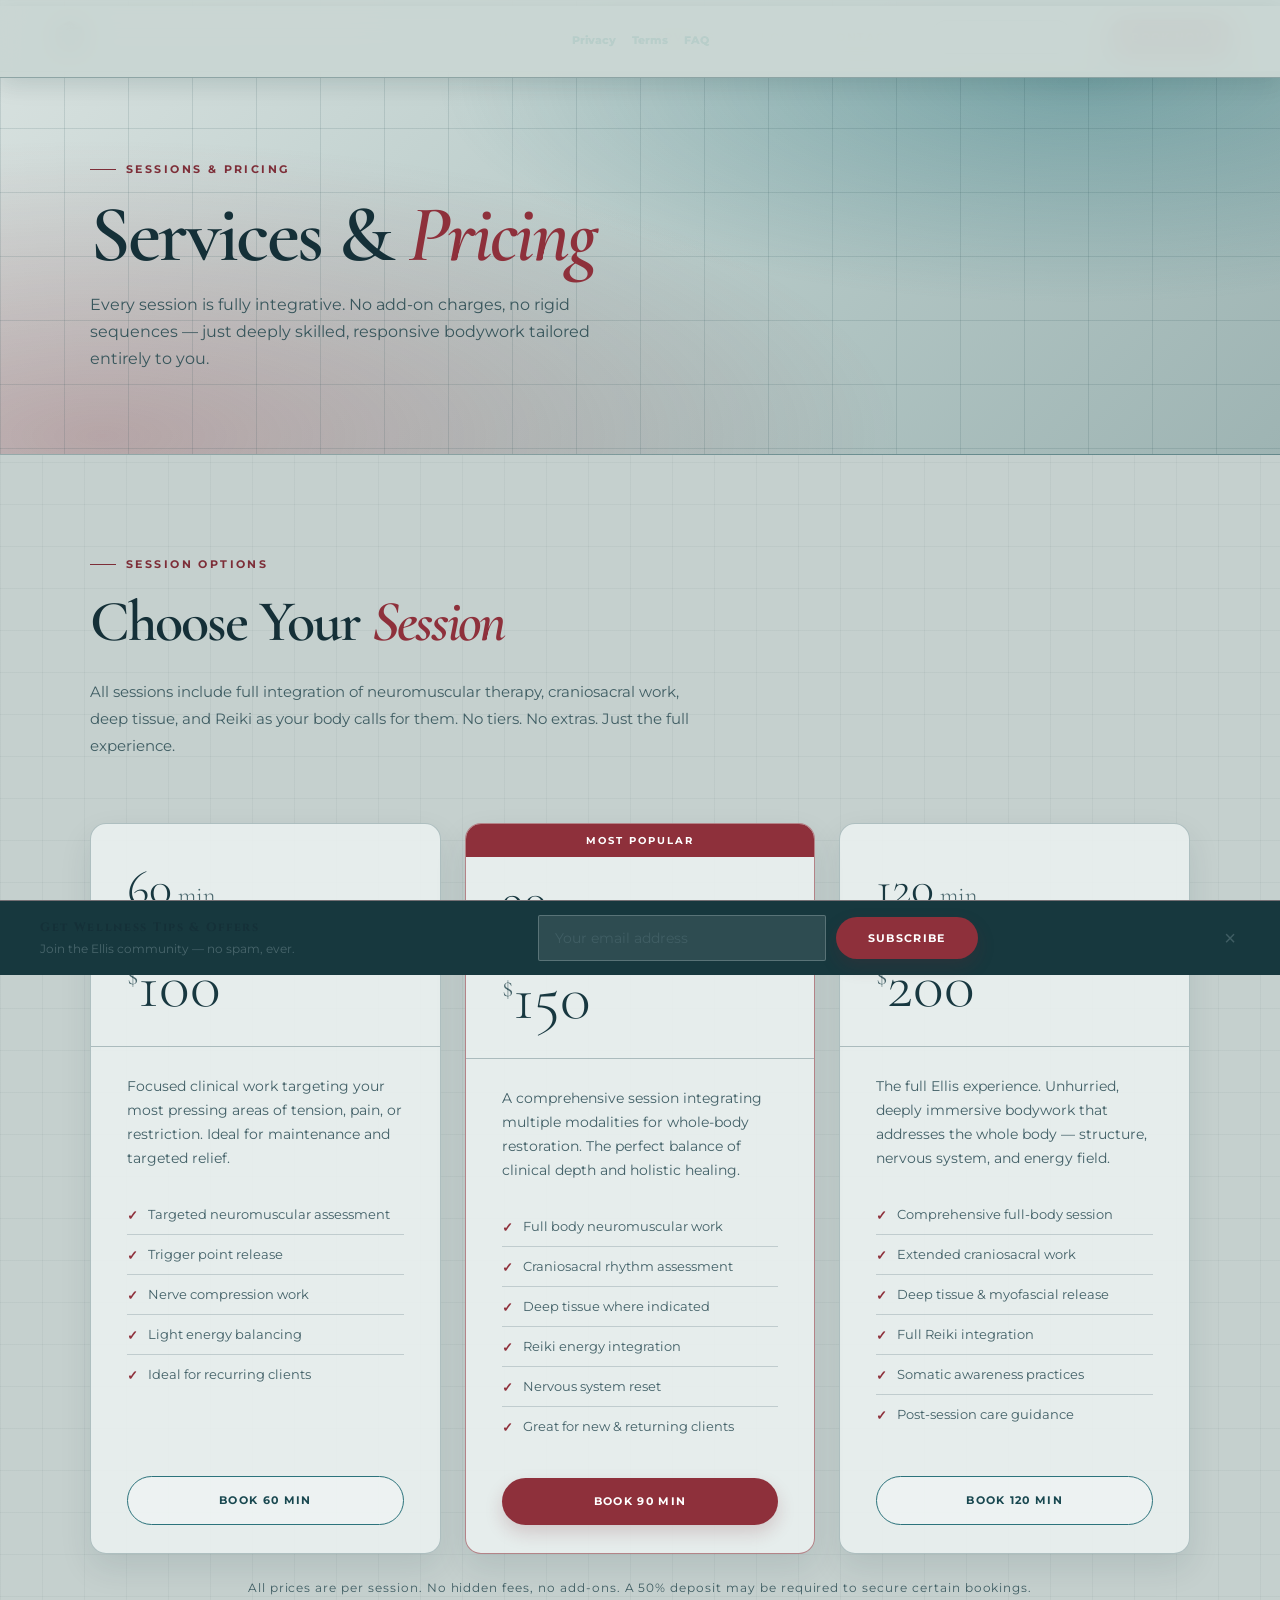
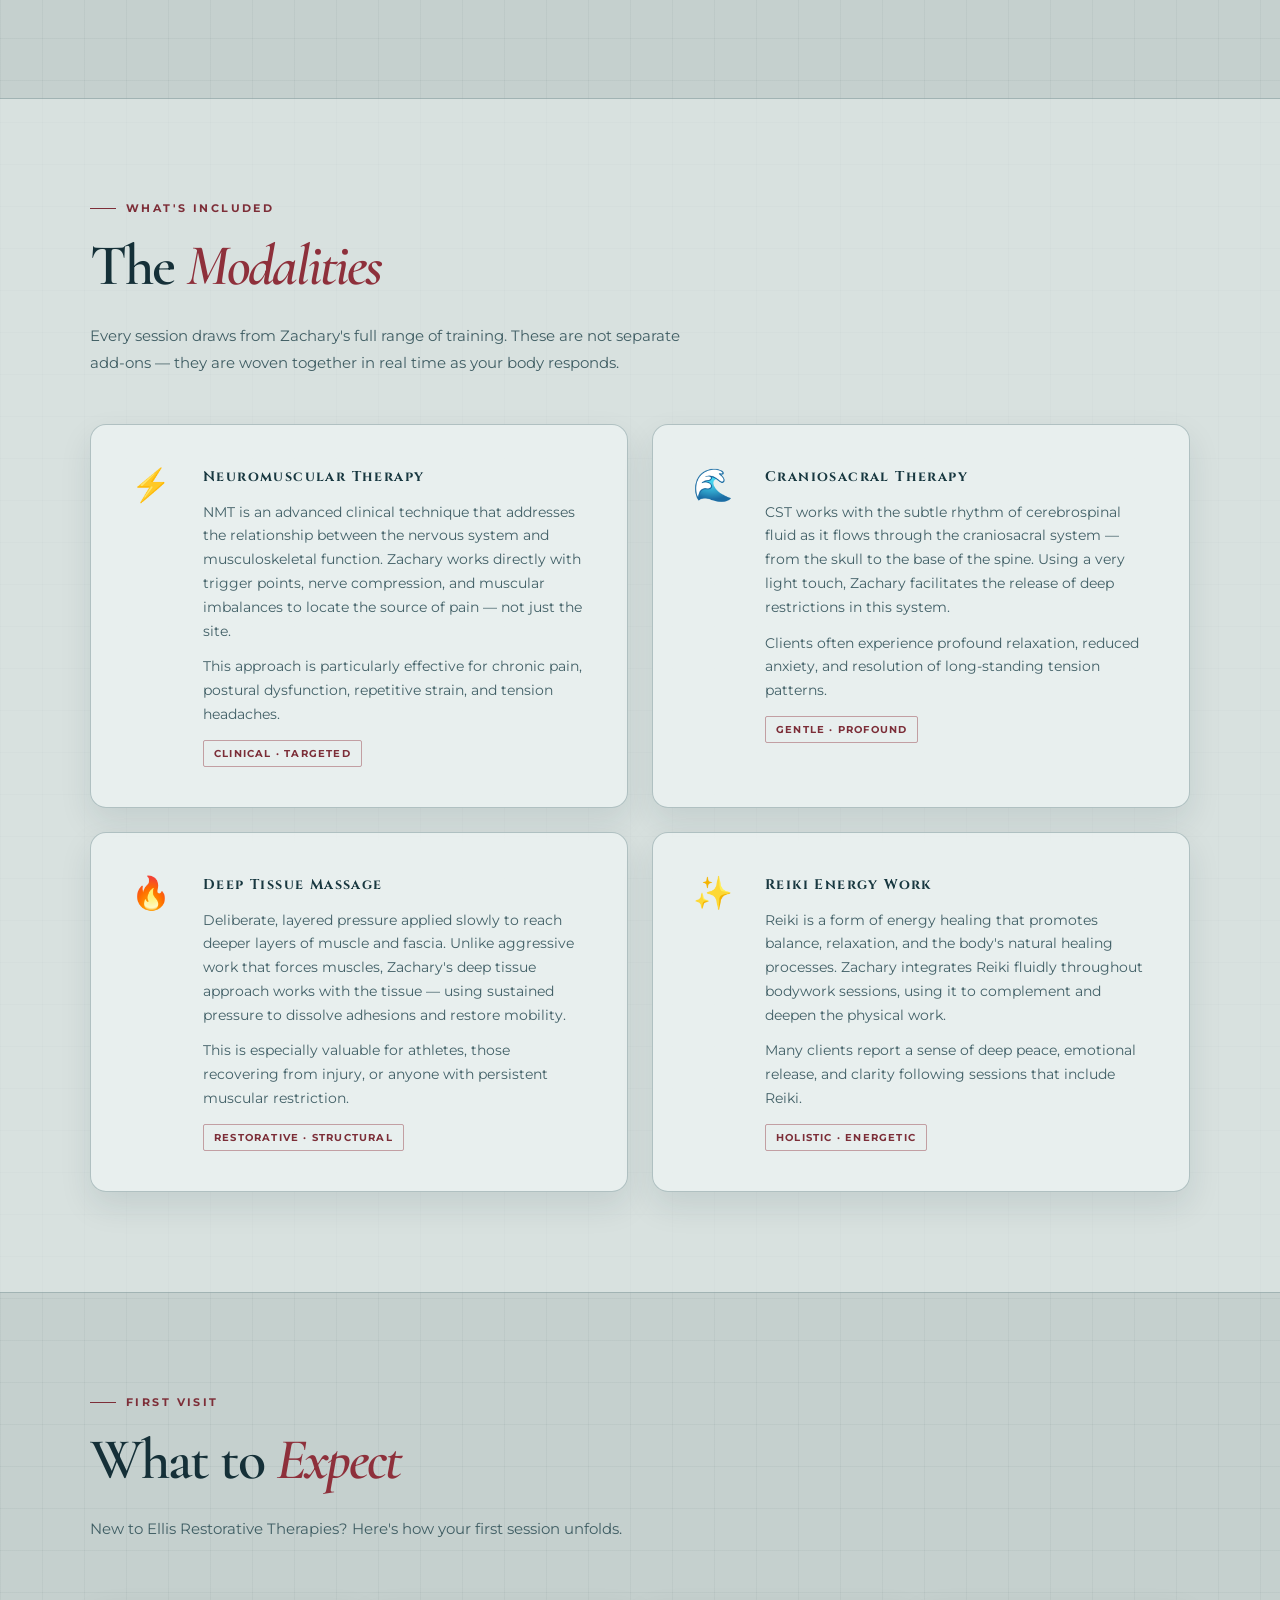
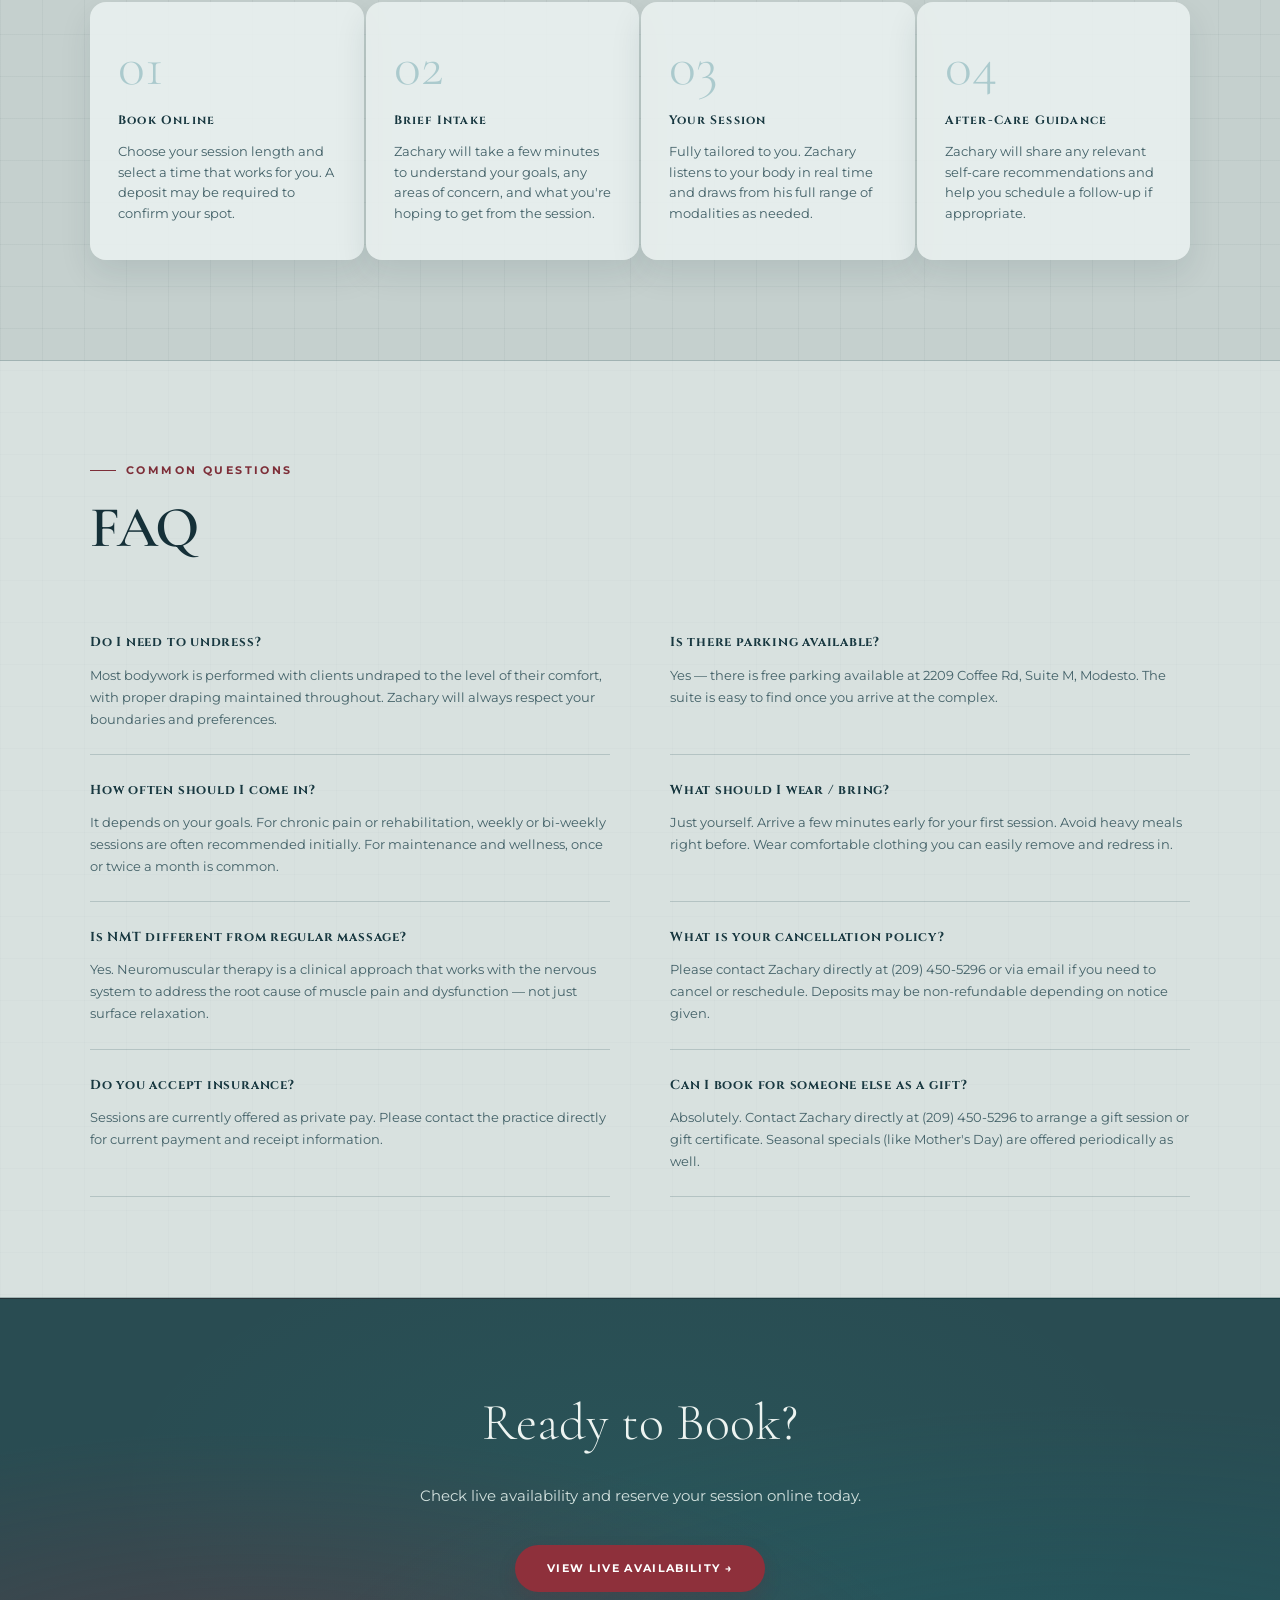
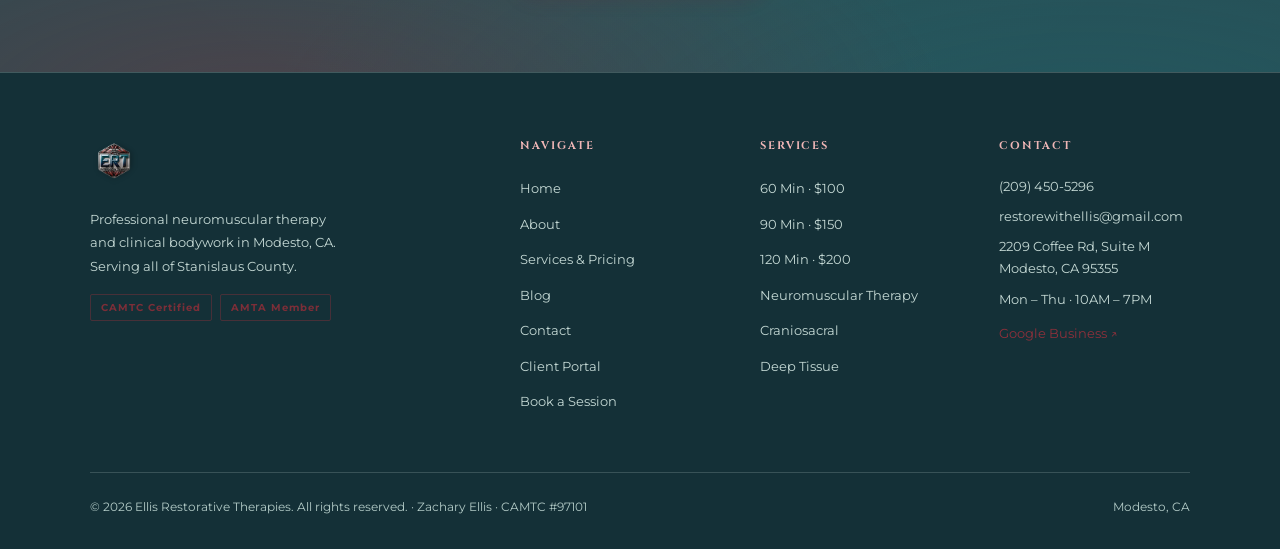
<file: services.html>
<!DOCTYPE html>
<html lang="en">
<head>
  <meta charset="UTF-8" />
  <meta name="viewport" content="width=device-width, initial-scale=1.0" />
  <title>Therapeutic Massage & Neuromuscular Massage | Modesto, CA</title>
  <meta name="description" content="View therapeutic massage and neuromuscular massage sessions with Zachary or Hunter Ellis in Modesto, CA. Choose 60, 90, or 120 minutes and check live availability." />
  <meta name="keywords" content="therapeutic massage Modesto CA, neuromuscular massage Modesto, massage therapy prices Modesto CA, Coffee Road massage" />
  <meta name="robots" content="index, follow" />
  <meta name="author" content="Zachary Ellis — Ellis Restorative Therapies" />
  <link rel="canonical" href="https://www.restorewithellis.com/services.html" />

  <!-- Open Graph -->
  <meta property="og:type" content="website" />
  <meta property="og:title" content="Therapeutic Massage & Neuromuscular Massage | Modesto, CA" />
  <meta property="og:description" content="View therapeutic massage and neuromuscular massage sessions with Zachary or Hunter Ellis in Modesto, CA." />
  <meta property="og:url" content="https://www.restorewithellis.com/services.html" />
  <meta property="og:image" content="https://www.restorewithellis.com/logo.png" />
  <meta property="og:site_name" content="Ellis Restorative Therapies" />
  <meta property="og:locale" content="en_US" />

  <!-- Twitter Card -->
  <meta name="twitter:card" content="summary_large_image" />
  <meta name="twitter:title" content="Therapeutic Massage & Neuromuscular Massage | Modesto, CA" />
  <meta name="twitter:description" content="View therapeutic massage and neuromuscular massage sessions with Zachary or Hunter Ellis in Modesto, CA." />
  <meta name="twitter:image" content="https://www.restorewithellis.com/logo.png" />

  <!-- Geo tags -->
  <meta name="geo.region" content="US-CA" />
  <meta name="geo.placename" content="Modesto" />
  <meta name="geo.position" content="37.6391;-120.9940" />
  <meta name="ICBM" content="37.6391, -120.9940" />

  <!-- Schema.org Local Business Markup -->
  <script type="application/ld+json">
  {
    "@context": "https://schema.org",
    "@type": "HealthAndBeautyBusiness",
    "name": "Ellis Restorative Therapies",
    "alternateName": "ERT",
    "description": "Therapeutic massage and neuromuscular massage at Ellis Restorative Therapies in Modesto, California.",
    "url": "https://www.restorewithellis.com",
    "telephone": "(209) 450-5296",
    "email": "restorewithellis@gmail.com",
    "priceRange": "$100-$200",
    "currenciesAccepted": "USD",
    "paymentAccepted": "Cash, Credit Card",
    "image": "https://www.restorewithellis.com/logo.png",
    "logo": "https://www.restorewithellis.com/logo.png",
    "address": {
      "@type": "PostalAddress",
      "streetAddress": "2209 Coffee Rd, Suite M",
      "addressLocality": "Modesto",
      "addressRegion": "CA",
      "postalCode": "95355",
      "addressCountry": "US"
    },
    "geo": {
      "@type": "GeoCoordinates",
      "latitude": 37.6391,
      "longitude": -120.9940
    },
    "openingHoursSpecification": [
      { "@type": "OpeningHoursSpecification", "dayOfWeek": ["Monday","Tuesday","Wednesday","Thursday"], "opens": "10:00", "closes": "19:00" }
    ],
    "hasOfferCatalog": {
      "@type": "OfferCatalog",
      "name": "Massage & Bodywork Services",
      "itemListElement": [
        { "@type": "Offer", "itemOffered": { "@type": "Service", "name": "60 Minute Neuromuscular Therapy Session" }, "price": "100", "priceCurrency": "USD" },
        { "@type": "Offer", "itemOffered": { "@type": "Service", "name": "90 Minute Deep Restorative Session" }, "price": "150", "priceCurrency": "USD" },
        { "@type": "Offer", "itemOffered": { "@type": "Service", "name": "120 Minute Complete Recovery Session" }, "price": "200", "priceCurrency": "USD" }
      ]
    },
    "sameAs": [
      "https://www.instagram.com/ellisrestorativetherapies/",
      "https://www.facebook.com/p/Ellis-Restorative-Therapies-61580974690488/"
    ]
  }
  </script>
  <link rel="stylesheet" href="styles.css" />
  <style>
    .page-hero {
      padding: 160px 48px 80px;
      background: linear-gradient(135deg, #0a0a0a, #111418);
      position: relative;
      overflow: hidden;
    }
    .page-hero::before {
      content: '';
      position: absolute;
      inset: 0;
      background: radial-gradient(ellipse 50% 80% at 80% 50%, rgba(45,212,191,0.06) 0%, transparent 60%);
    }
    .page-hero-inner {
      max-width: 1100px;
      margin: 0 auto;
      position: relative;
    }
    .page-hero h1 {
      font-family: 'Cormorant Garamond', serif;
      font-size: clamp(48px, 7vw, 80px);
      font-weight: 300;
      color: var(--white);
      line-height: 1.0;
      margin-bottom: 16px;
    }
    .page-hero h1 em { font-style: italic; color: var(--gold); }
    .page-hero p { color: var(--mid); font-size: 16px; max-width: 500px; line-height: 1.7; }

    /* ── PRICING ── */
    .pricing-grid {
      display: grid;
      grid-template-columns: repeat(3, 1fr);
      gap: 24px;
      margin-top: 64px;
    }

    .pricing-card {
      background: var(--card);
      border: 1px solid var(--border);
      border-radius: 4px;
      overflow: hidden;
      transition: border-color 0.3s, transform 0.3s;
      display: flex;
      flex-direction: column;
    }

    .pricing-card:hover {
      border-color: var(--gold-dim);
      transform: translateY(-4px);
    }

    .pricing-card.featured {
      border-color: var(--gold-dim);
      position: relative;
    }

    .pricing-card.featured::before {
      content: 'Most Popular';
      position: absolute;
      top: 0; left: 0; right: 0;
      background: var(--gold);
      color: var(--black);
      font-size: 10px;
      font-weight: 700;
      letter-spacing: 0.2em;
      text-transform: uppercase;
      text-align: center;
      padding: 8px;
    }

    .pricing-header {
      padding: 40px 36px 28px;
      border-bottom: 1px solid var(--border);
    }

    .pricing-card.featured .pricing-header { padding-top: 52px; }

    .pricing-duration {
      font-family: 'Cormorant Garamond', serif;
      font-size: 48px;
      font-weight: 300;
      color: var(--white);
      line-height: 1;
      margin-bottom: 4px;
    }

    .pricing-name {
      font-size: 11px;
      font-weight: 700;
      letter-spacing: 0.18em;
      text-transform: uppercase;
      color: var(--gold);
      margin-bottom: 20px;
    }

    .pricing-amount {
      font-family: 'Cormorant Garamond', serif;
      font-size: 64px;
      font-weight: 300;
      color: var(--white);
      line-height: 1;
    }

    .pricing-amount sup {
      font-size: 28px;
      vertical-align: super;
      color: var(--mid);
    }

    .pricing-body {
      padding: 28px 36px;
      flex: 1;
      display: flex;
      flex-direction: column;
    }

    .pricing-desc {
      font-size: 14px;
      color: var(--mid);
      line-height: 1.7;
      margin-bottom: 24px;
    }

    .pricing-features {
      list-style: none;
      margin-bottom: 32px;
      flex: 1;
    }

    .pricing-features li {
      display: flex;
      align-items: flex-start;
      gap: 10px;
      font-size: 13px;
      color: var(--light);
      padding: 8px 0;
      border-bottom: 1px solid var(--border);
    }

    .pricing-features li:last-child { border-bottom: none; }

    .pricing-features li::before {
      content: '✓';
      color: var(--gold);
      font-weight: 700;
      flex-shrink: 0;
      margin-top: 1px;
    }

    /* ── MODALITIES DEEP DIVE ── */
    .modalities-section { background: var(--deep); }

    .modalities-full-grid {
      display: grid;
      grid-template-columns: 1fr 1fr;
      gap: 24px;
      margin-top: 48px;
    }

    .modality-full-card {
      background: var(--card);
      border: 1px solid var(--border);
      border-radius: 4px;
      padding: 40px;
      display: grid;
      grid-template-columns: 48px 1fr;
      gap: 24px;
      transition: border-color 0.3s;
    }

    .modality-full-card:hover { border-color: var(--gold-dim); }

    .modality-full-icon {
      font-size: 32px;
      line-height: 1;
      margin-top: 4px;
    }

    .modality-full-content h3 {
      font-family: 'Cinzel', serif;
      font-size: 14px;
      letter-spacing: 0.1em;
      color: var(--white);
      margin-bottom: 12px;
    }

    .modality-full-content p {
      font-size: 14px;
      color: var(--mid);
      line-height: 1.7;
      margin-bottom: 12px;
    }

    .modality-tag {
      display: inline-block;
      font-size: 10px;
      font-weight: 700;
      letter-spacing: 0.12em;
      text-transform: uppercase;
      color: var(--gold);
      border: 1px solid var(--gold-dim);
      padding: 4px 10px;
      border-radius: 2px;
    }

    /* ── FAQ ── */
    .faq-section { background: var(--black); }

    .faq-grid {
      display: grid;
      grid-template-columns: 1fr 1fr;
      gap: 0 60px;
      margin-top: 48px;
    }

    .faq-item {
      padding: 24px 0;
      border-bottom: 1px solid var(--border);
    }

    .faq-item h4 {
      font-family: 'Cinzel', serif;
      font-size: 13px;
      letter-spacing: 0.06em;
      color: var(--white);
      margin-bottom: 10px;
    }

    .faq-item p {
      font-size: 13px;
      color: var(--mid);
      line-height: 1.7;
    }

    /* ── WHAT TO EXPECT ── */
    .expect-steps {
      display: grid;
      grid-template-columns: repeat(4, 1fr);
      gap: 2px;
      margin-top: 60px;
    }

    .expect-step {
      background: var(--card);
      padding: 36px 28px;
      position: relative;
    }

    .step-num {
      font-family: 'Cormorant Garamond', serif;
      font-size: 56px;
      font-weight: 300;
      color: var(--border);
      line-height: 1;
      margin-bottom: 16px;
    }

    .expect-step h4 {
      font-family: 'Cinzel', serif;
      font-size: 12px;
      letter-spacing: 0.1em;
      color: var(--white);
      margin-bottom: 10px;
    }

    .expect-step p {
      font-size: 13px;
      color: var(--mid);
      line-height: 1.6;
    }

    .cta-band {
      padding: 80px 48px;
      background: var(--deep);
      border-top: 1px solid var(--border);
      text-align: center;
      position: relative;
      overflow: hidden;
    }
    .cta-band::before {
      content: '';
      position: absolute;
      inset: 0;
      background: radial-gradient(ellipse 60% 100% at 50% 50%, rgba(45,212,191,0.05) 0%, transparent 70%);
    }
    .cta-band h2 {
      font-family: 'Cormorant Garamond', serif;
      font-size: clamp(32px, 5vw, 52px);
      font-weight: 300;
      color: var(--white);
      margin-bottom: 16px;
      position: relative;
    }
    .cta-band p { color: var(--mid); font-size: 15px; margin-bottom: 36px; position: relative; }
    .cta-band .btn { position: relative; }

    @media (max-width: 900px) {
      .page-hero { padding: 120px 24px 60px; }
      .pricing-grid { grid-template-columns: 1fr; }
      .modalities-full-grid { grid-template-columns: 1fr; }
      .faq-grid { grid-template-columns: 1fr; }
      .expect-steps { grid-template-columns: 1fr 1fr; }
    }

    @media (max-width: 600px) {
      .expect-steps { grid-template-columns: 1fr; }
    }
  </style>
  <link rel="stylesheet" href="ert-info-pages.css" />
</head>
<body class="ert-info-page">

<nav>
  <a href="index.html" class="nav-logo">
    <img src="logo.png" alt="Ellis Restorative Therapies" />
  </a>
  <ul class="nav-links">
    <li><a href="index.html">Home</a></li>
    <li><a href="about.html">About</a></li>
    <li><a href="services.html" class="active">Services</a></li>
    <li><a href="blog.html">Blog</a></li>
    <li><a href="contact.html">Contact</a></li>
    <li><a href="https://client.restorewithellis.com" class="nav-portal">Client Portal</a></li>
    <li><a href="book.html" class="nav-book">Book Now</a></li>
  </ul>
  <button class="nav-toggle" aria-label="Toggle menu">
    <span></span><span></span><span></span>
  </button>
</nav>

<!-- PAGE HERO -->
<div class="page-hero">
  <div class="page-hero-inner">
    <div class="section-label">Sessions &amp; Pricing</div>
    <h1>Services &amp; <em>Pricing</em></h1>
    <p>Every session is fully integrative. No add-on charges, no rigid sequences — just deeply skilled, responsive bodywork tailored entirely to you.</p>
  </div>
</div>

<!-- PRICING -->
<section class="section" style="background:var(--black);">
  <div class="section-inner">
    <div class="section-label">Session Options</div>
    <h2 class="section-title">Choose Your <em>Session</em></h2>
    <p class="section-body">All sessions include full integration of neuromuscular therapy, craniosacral work, deep tissue, and Reiki as your body calls for them. No tiers. No extras. Just the full experience.</p>
    <div class="pricing-grid">

      <div class="pricing-card">
        <div class="pricing-header">
          <div class="pricing-duration">60<small style="font-size:24px;color:var(--mid);"> min</small></div>
          <div class="pricing-name">Neuromuscular Reset</div>
          <div class="pricing-amount"><sup>$</sup>100</div>
        </div>
        <div class="pricing-body">
          <p class="pricing-desc">Focused clinical work targeting your most pressing areas of tension, pain, or restriction. Ideal for maintenance and targeted relief.</p>
          <ul class="pricing-features">
            <li>Targeted neuromuscular assessment</li>
            <li>Trigger point release</li>
            <li>Nerve compression work</li>
            <li>Light energy balancing</li>
            <li>Ideal for recurring clients</li>
          </ul>
          <a href="book.html" class="btn btn-outline" style="justify-content:center;">Book 60 Min</a>
        </div>
      </div>

      <div class="pricing-card featured">
        <div class="pricing-header">
          <div class="pricing-duration">90<small style="font-size:24px;color:var(--mid);"> min</small></div>
          <div class="pricing-name">Deep Restorative</div>
          <div class="pricing-amount"><sup>$</sup>150</div>
        </div>
        <div class="pricing-body">
          <p class="pricing-desc">A comprehensive session integrating multiple modalities for whole-body restoration. The perfect balance of clinical depth and holistic healing.</p>
          <ul class="pricing-features">
            <li>Full body neuromuscular work</li>
            <li>Craniosacral rhythm assessment</li>
            <li>Deep tissue where indicated</li>
            <li>Reiki energy integration</li>
            <li>Nervous system reset</li>
            <li>Great for new & returning clients</li>
          </ul>
          <a href="book.html" class="btn btn-gold" style="justify-content:center;">Book 90 Min</a>
        </div>
      </div>

      <div class="pricing-card">
        <div class="pricing-header">
          <div class="pricing-duration">120<small style="font-size:24px;color:var(--mid);"> min</small></div>
          <div class="pricing-name">Complete Recovery</div>
          <div class="pricing-amount"><sup>$</sup>200</div>
        </div>
        <div class="pricing-body">
          <p class="pricing-desc">The full Ellis experience. Unhurried, deeply immersive bodywork that addresses the whole body — structure, nervous system, and energy field.</p>
          <ul class="pricing-features">
            <li>Comprehensive full-body session</li>
            <li>Extended craniosacral work</li>
            <li>Deep tissue & myofascial release</li>
            <li>Full Reiki integration</li>
            <li>Somatic awareness practices</li>
            <li>Post-session care guidance</li>
          </ul>
          <a href="book.html" class="btn btn-outline" style="justify-content:center;">Book 120 Min</a>
        </div>
      </div>

    </div>
    <p style="text-align:center;color:var(--muted);font-size:12px;margin-top:24px;letter-spacing:0.08em;">All prices are per session. No hidden fees, no add-ons. A 50% deposit may be required to secure certain bookings.</p>
  </div>
</section>

<!-- MODALITIES -->
<section class="section modalities-section">
  <div class="section-inner">
    <div class="section-label">What's Included</div>
    <h2 class="section-title">The <em>Modalities</em></h2>
    <p class="section-body">Every session draws from Zachary's full range of training. These are not separate add-ons — they are woven together in real time as your body responds.</p>
    <div class="modalities-full-grid">
      <div class="modality-full-card">
        <div class="modality-full-icon">⚡</div>
        <div class="modality-full-content">
          <h3>Neuromuscular Therapy</h3>
          <p>NMT is an advanced clinical technique that addresses the relationship between the nervous system and musculoskeletal function. Zachary works directly with trigger points, nerve compression, and muscular imbalances to locate the source of pain — not just the site.</p>
          <p>This approach is particularly effective for chronic pain, postural dysfunction, repetitive strain, and tension headaches.</p>
          <span class="modality-tag">Clinical · Targeted</span>
        </div>
      </div>
      <div class="modality-full-card">
        <div class="modality-full-icon">🌊</div>
        <div class="modality-full-content">
          <h3>Craniosacral Therapy</h3>
          <p>CST works with the subtle rhythm of cerebrospinal fluid as it flows through the craniosacral system — from the skull to the base of the spine. Using a very light touch, Zachary facilitates the release of deep restrictions in this system.</p>
          <p>Clients often experience profound relaxation, reduced anxiety, and resolution of long-standing tension patterns.</p>
          <span class="modality-tag">Gentle · Profound</span>
        </div>
      </div>
      <div class="modality-full-card">
        <div class="modality-full-icon">🔥</div>
        <div class="modality-full-content">
          <h3>Deep Tissue Massage</h3>
          <p>Deliberate, layered pressure applied slowly to reach deeper layers of muscle and fascia. Unlike aggressive work that forces muscles, Zachary's deep tissue approach works with the tissue — using sustained pressure to dissolve adhesions and restore mobility.</p>
          <p>This is especially valuable for athletes, those recovering from injury, or anyone with persistent muscular restriction.</p>
          <span class="modality-tag">Restorative · Structural</span>
        </div>
      </div>
      <div class="modality-full-card">
        <div class="modality-full-icon">✨</div>
        <div class="modality-full-content">
          <h3>Reiki Energy Work</h3>
          <p>Reiki is a form of energy healing that promotes balance, relaxation, and the body's natural healing processes. Zachary integrates Reiki fluidly throughout bodywork sessions, using it to complement and deepen the physical work.</p>
          <p>Many clients report a sense of deep peace, emotional release, and clarity following sessions that include Reiki.</p>
          <span class="modality-tag">Holistic · Energetic</span>
        </div>
      </div>
    </div>
  </div>
</section>

<!-- WHAT TO EXPECT -->
<section class="section" style="background:var(--black);">
  <div class="section-inner">
    <div class="section-label">First Visit</div>
    <h2 class="section-title">What to <em>Expect</em></h2>
    <p class="section-body">New to Ellis Restorative Therapies? Here's how your first session unfolds.</p>
    <div class="expect-steps">
      <div class="expect-step">
        <div class="step-num">01</div>
        <h4>Book Online</h4>
        <p>Choose your session length and select a time that works for you. A deposit may be required to confirm your spot.</p>
      </div>
      <div class="expect-step">
        <div class="step-num">02</div>
        <h4>Brief Intake</h4>
        <p>Zachary will take a few minutes to understand your goals, any areas of concern, and what you're hoping to get from the session.</p>
      </div>
      <div class="expect-step">
        <div class="step-num">03</div>
        <h4>Your Session</h4>
        <p>Fully tailored to you. Zachary listens to your body in real time and draws from his full range of modalities as needed.</p>
      </div>
      <div class="expect-step">
        <div class="step-num">04</div>
        <h4>After-Care Guidance</h4>
        <p>Zachary will share any relevant self-care recommendations and help you schedule a follow-up if appropriate.</p>
      </div>
    </div>
  </div>
</section>

<!-- FAQ -->
<section class="section faq-section" style="background:var(--deep);">
  <div class="section-inner">
    <div class="section-label">Common Questions</div>
    <h2 class="section-title">FAQ</h2>
    <div class="faq-grid">
      <div class="faq-item">
        <h4>Do I need to undress?</h4>
        <p>Most bodywork is performed with clients undraped to the level of their comfort, with proper draping maintained throughout. Zachary will always respect your boundaries and preferences.</p>
      </div>
      <div class="faq-item">
        <h4>Is there parking available?</h4>
        <p>Yes — there is free parking available at 2209 Coffee Rd, Suite M, Modesto. The suite is easy to find once you arrive at the complex.</p>
      </div>
      <div class="faq-item">
        <h4>How often should I come in?</h4>
        <p>It depends on your goals. For chronic pain or rehabilitation, weekly or bi-weekly sessions are often recommended initially. For maintenance and wellness, once or twice a month is common.</p>
      </div>
      <div class="faq-item">
        <h4>What should I wear / bring?</h4>
        <p>Just yourself. Arrive a few minutes early for your first session. Avoid heavy meals right before. Wear comfortable clothing you can easily remove and redress in.</p>
      </div>
      <div class="faq-item">
        <h4>Is NMT different from regular massage?</h4>
        <p>Yes. Neuromuscular therapy is a clinical approach that works with the nervous system to address the root cause of muscle pain and dysfunction — not just surface relaxation.</p>
      </div>
      <div class="faq-item">
        <h4>What is your cancellation policy?</h4>
        <p>Please contact Zachary directly at (209) 450-5296 or via email if you need to cancel or reschedule. Deposits may be non-refundable depending on notice given.</p>
      </div>
      <div class="faq-item">
        <h4>Do you accept insurance?</h4>
      <p>Sessions are currently offered as private pay. Please contact the practice directly for current payment and receipt information.</p>
      </div>
      <div class="faq-item">
        <h4>Can I book for someone else as a gift?</h4>
        <p>Absolutely. Contact Zachary directly at (209) 450-5296 to arrange a gift session or gift certificate. Seasonal specials (like Mother's Day) are offered periodically as well.</p>
      </div>
    </div>
  </div>
</section>

<!-- CTA BAND -->
<div class="cta-band">
  <h2>Ready to Book?</h2>
  <p>Check live availability and reserve your session online today.</p>
  <a href="book.html" class="btn btn-gold">View Live Availability →</a>
</div>

<!-- FOOTER -->
<footer>
  <div class="footer-grid">
    <div class="footer-brand">
      <img src="logo.png" alt="Ellis Restorative Therapies" />
      <p>Professional neuromuscular therapy and clinical bodywork in Modesto, CA. Serving all of Stanislaus County.</p>
      <div class="footer-cert" style="margin-top:16px;gap:8px;flex-wrap:wrap;">
        <span class="footer-cert-badge">CAMTC Certified</span>
        <span class="footer-cert-badge">AMTA Member</span>
      </div>
    </div>
    <div>
      <h4>Navigate</h4>
      <ul>
        <li><a href="index.html">Home</a></li>
        <li><a href="about.html">About</a></li>
        <li><a href="services.html">Services & Pricing</a></li>
        <li><a href="blog.html">Blog</a></li>
        <li><a href="contact.html">Contact</a></li>
        <li><a href="https://client.restorewithellis.com">Client Portal</a></li>
        <li><a href="book.html">Book a Session</a></li>
      </ul>
    </div>
    <div>
      <h4>Services</h4>
      <ul>
        <li><a href="services.html">60 Min · $100</a></li>
        <li><a href="services.html">90 Min · $150</a></li>
        <li><a href="services.html">120 Min · $200</a></li>
        <li><a href="services.html">Neuromuscular Therapy</a></li>
        <li><a href="services.html">Craniosacral</a></li>
        <li><a href="services.html">Deep Tissue</a></li>
      </ul>
    </div>
    <div class="footer-contact">
      <h4>Contact</h4>
      <p><a href="tel:2094505296">(209) 450-5296</a></p>
      <p><a href="mailto:restorewithellis@gmail.com">restorewithellis@gmail.com</a></p>
      <p>2209 Coffee Rd, Suite M<br>Modesto, CA 95355</p>
      <p style="margin-top:8px;">Mon – Thu · 10AM – 7PM</p>
      <p style="margin-top:12px;"><a href="https://share.google/ljgQMAEz9CWuFBhU1" target="_blank" rel="noopener" style="color:var(--gold);">Google Business ↗</a></p>
    </div>
  </div>
  <div class="footer-bottom">
    <span>© 2026 Ellis Restorative Therapies. All rights reserved. · Zachary Ellis · CAMTC #97101</span>
    <span>Modesto, CA</span>
  </div>
</footer>

<!-- ── EMAIL CAPTURE: FOOTER BAR ── -->
<div class="ec-bar" id="ec-bar">
  <div class="ec-bar-text">
    <h4>Get Wellness Tips &amp; Offers</h4>
    <p>Join the Ellis community — no spam, ever.</p>
  </div>
  <div class="ec-bar-form">
    <input type="email" id="ec-bar-email" class="ec-input" placeholder="Your email address" />
    <button id="ec-bar-btn" class="btn btn-gold" onclick="submitBar()">Subscribe</button>
  </div>
  <button class="ec-bar-close" onclick="closeBar()" aria-label="Close">×</button>
</div>

<!-- ── EMAIL CAPTURE: POPUP ── -->
<div class="ec-overlay" id="ec-overlay">
  <div class="ec-popup" role="dialog" aria-modal="true">
    <button class="ec-popup-close" onclick="closePopup()" aria-label="Close">×</button>
    <div id="ec-popup-form">
      <div class="ec-popup-label">Exclusive Access</div>
      <h2 class="ec-popup-title">Restore &amp; <em>Reconnect</em></h2>
      <p class="ec-popup-body">Therapeutic insights, self-care tips, and first access to special offers — from Zachary's practice to your inbox.</p>
      <div class="ec-input-row">
        <input type="email" id="ec-popup-email" class="ec-input" placeholder="Your email address" />
        <button class="btn btn-gold" onclick="submitPopup()">Subscribe</button>
      </div>
      <p class="ec-fine">No spam. Unsubscribe anytime.</p>
    </div>
    <div class="ec-success" id="ec-popup-success">
      <div class="ec-success-icon">✅</div>
      <h3>You're in!</h3>
      <p>Welcome to the Ellis community. Talk soon.</p>
    </div>
  </div>
</div>

<script src="nav.js"></script>
<script src="email-capture.js"></script>
</body>
</html>
</file>
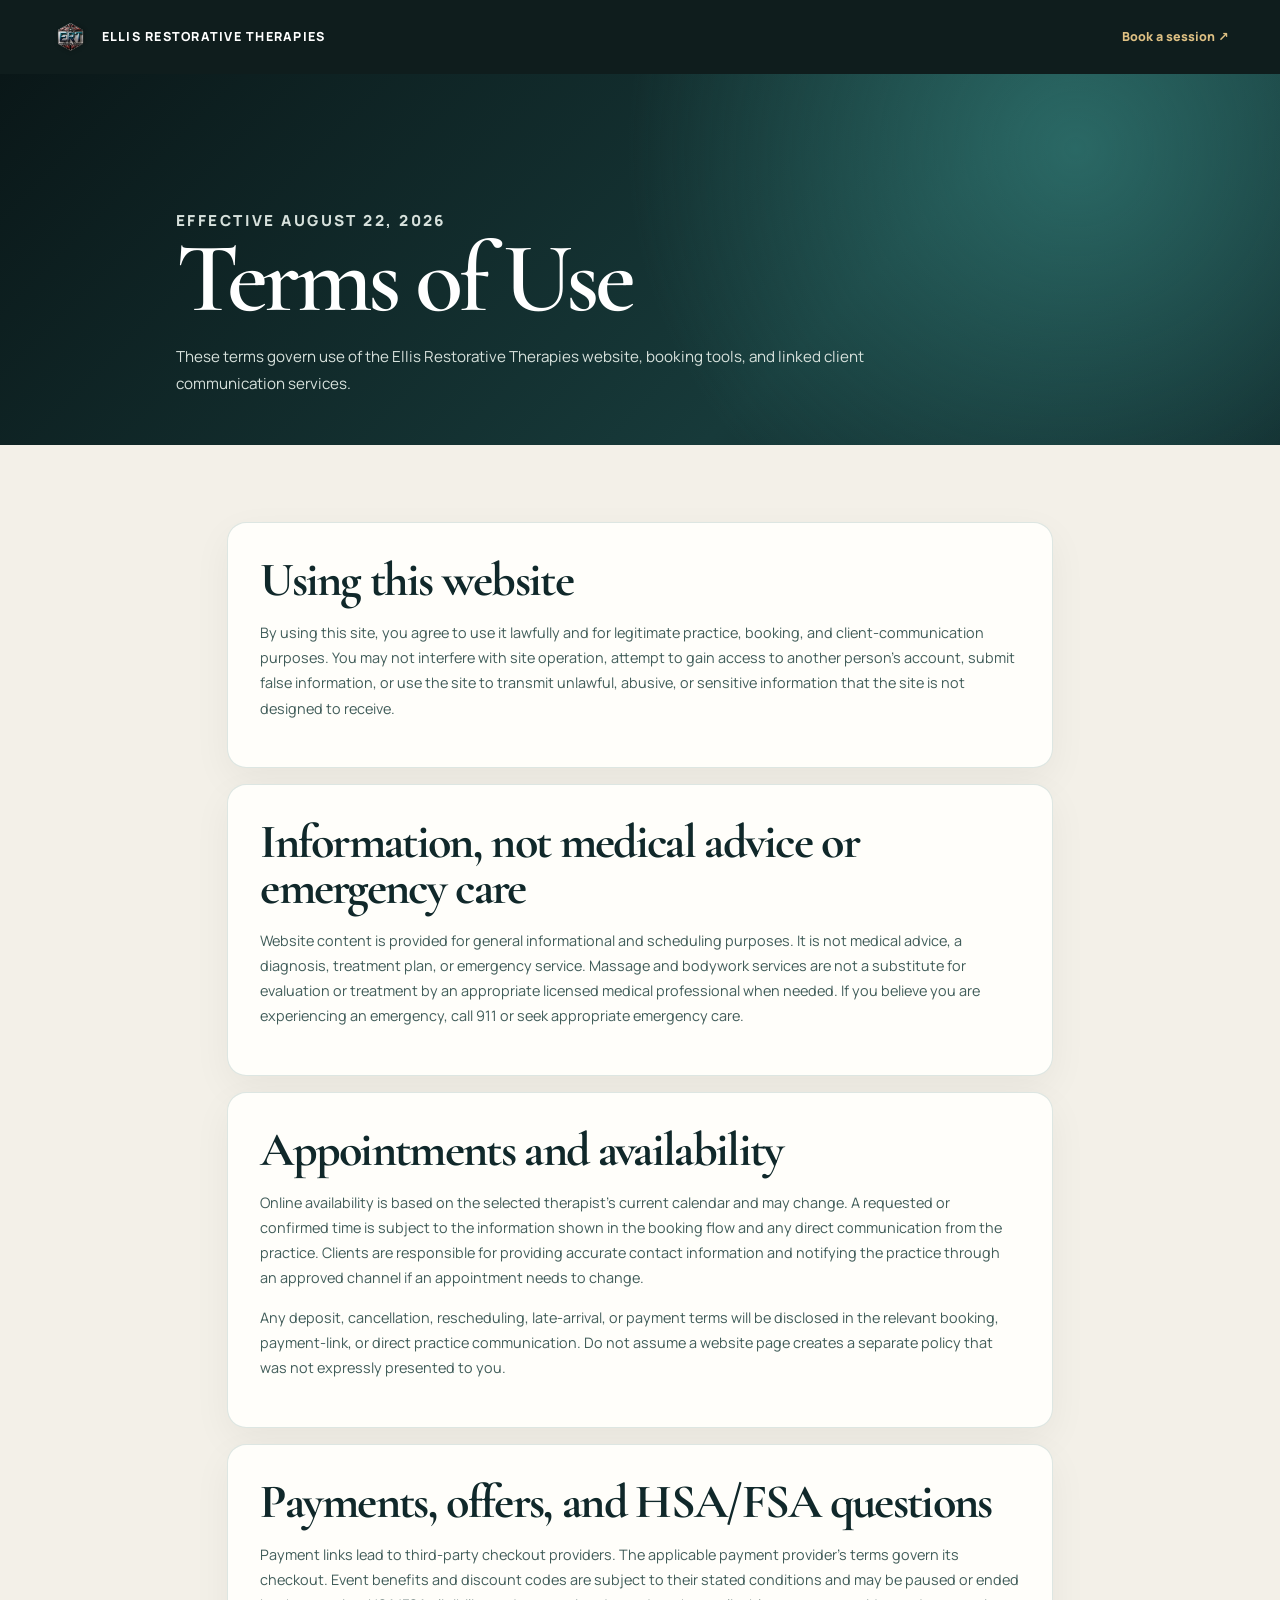
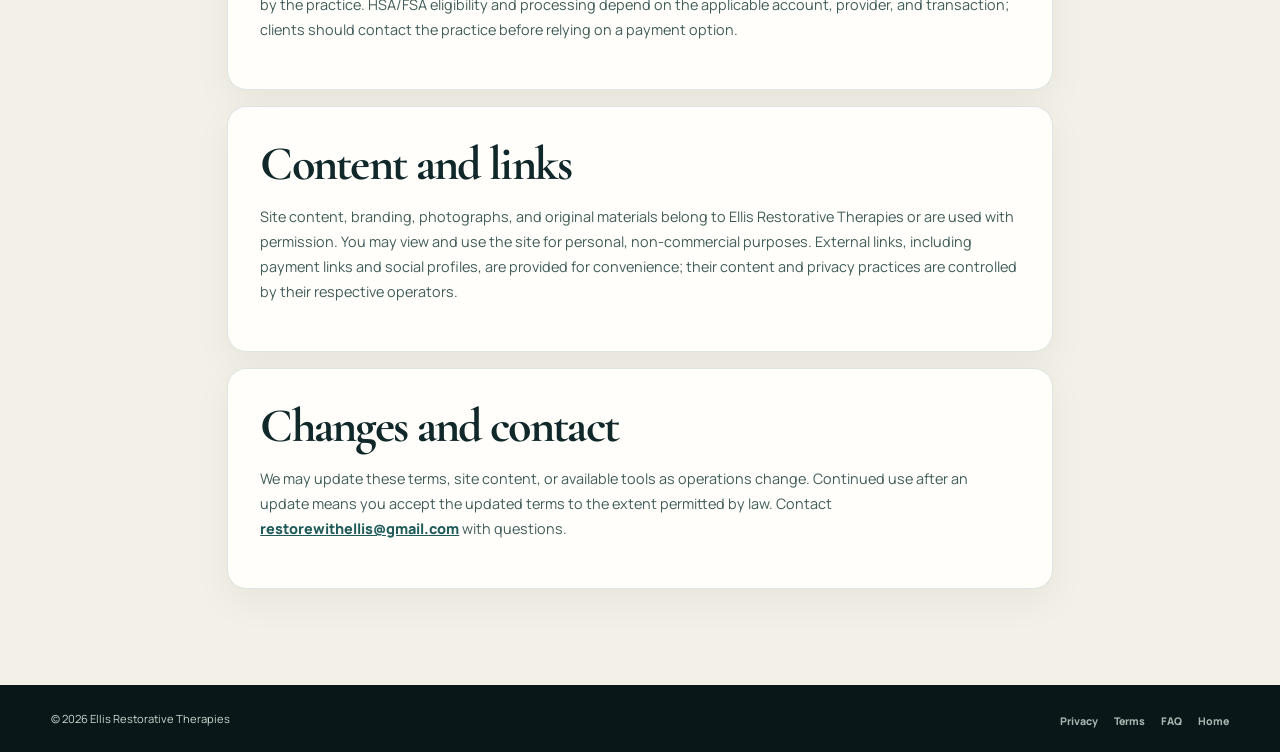
<file: terms.html>
<!doctype html>
<html lang="en">
<head>
  <meta charset="utf-8" /><meta name="viewport" content="width=device-width, initial-scale=1" />
  <title>Terms of Use | Ellis Restorative Therapies</title>
  <meta name="description" content="Terms of Use for the Ellis Restorative Therapies public website and booking tools." />
  <meta name="robots" content="index,follow" /><link rel="canonical" href="https://www.restorewithellis.com/terms.html" />
  <link rel="preconnect" href="https://fonts.googleapis.com" /><link rel="preconnect" href="https://fonts.gstatic.com" crossorigin />
  <link href="https://fonts.googleapis.com/css2?family=Cormorant+Garamond:wght@500;600&family=Manrope:wght@400;600;700;800&display=swap" rel="stylesheet" />
  <link rel="stylesheet" href="legal-pages.css" /><link rel="stylesheet" href="legal-nav.css" />
</head>
<body class="ert-legal-page">
  <header class="legal-header"><a class="legal-brand" href="index.html"><img src="logo.png" alt="" /> Ellis Restorative Therapies</a><a href="book.html">Book a session ↗</a></header>
  <section class="legal-hero"><div class="legal-inner"><p class="legal-eyebrow">Effective August 22, 2026</p><h1>Terms of Use</h1><p>These terms govern use of the Ellis Restorative Therapies website, booking tools, and linked client communication services.</p></div></section>
  <main class="legal-content">
    <section class="legal-card"><h2>Using this website</h2><p>By using this site, you agree to use it lawfully and for legitimate practice, booking, and client-communication purposes. You may not interfere with site operation, attempt to gain access to another person’s account, submit false information, or use the site to transmit unlawful, abusive, or sensitive information that the site is not designed to receive.</p></section>
    <section class="legal-card"><h2>Information, not medical advice or emergency care</h2><p>Website content is provided for general informational and scheduling purposes. It is not medical advice, a diagnosis, treatment plan, or emergency service. Massage and bodywork services are not a substitute for evaluation or treatment by an appropriate licensed medical professional when needed. If you believe you are experiencing an emergency, call 911 or seek appropriate emergency care.</p></section>
    <section class="legal-card"><h2>Appointments and availability</h2><p>Online availability is based on the selected therapist’s current calendar and may change. A requested or confirmed time is subject to the information shown in the booking flow and any direct communication from the practice. Clients are responsible for providing accurate contact information and notifying the practice through an approved channel if an appointment needs to change.</p><p>Any deposit, cancellation, rescheduling, late-arrival, or payment terms will be disclosed in the relevant booking, payment-link, or direct practice communication. Do not assume a website page creates a separate policy that was not expressly presented to you.</p></section>
    <section class="legal-card"><h2>Payments, offers, and HSA/FSA questions</h2><p>Payment links lead to third-party checkout providers. The applicable payment provider’s terms govern its checkout. Event benefits and discount codes are subject to their stated conditions and may be paused or ended by the practice. HSA/FSA eligibility and processing depend on the applicable account, provider, and transaction; clients should contact the practice before relying on a payment option.</p></section>
    <section class="legal-card"><h2>Content and links</h2><p>Site content, branding, photographs, and original materials belong to Ellis Restorative Therapies or are used with permission. You may view and use the site for personal, non-commercial purposes. External links, including payment links and social profiles, are provided for convenience; their content and privacy practices are controlled by their respective operators.</p></section>
    <section class="legal-card"><h2>Changes and contact</h2><p>We may update these terms, site content, or available tools as operations change. Continued use after an update means you accept the updated terms to the extent permitted by law. Contact <a href="mailto:restorewithellis@gmail.com">restorewithellis@gmail.com</a> with questions.</p></section>
  </main>
  <footer class="legal-footer"><span>© 2026 Ellis Restorative Therapies</span><nav class="legal-nav" aria-label="Legal navigation"><a href="privacy.html">Privacy</a><a href="terms.html">Terms</a><a href="faq.html">FAQ</a><a href="index.html">Home</a></nav></footer>
</body>
</html>
</file>
<file: public-redesign.css>
:root { --ink:#081011; --ink-soft:#0d1818; --surface:#122021; --surface-2:#172829; --line:rgba(212,192,151,.2); --line-strong:rgba(212,192,151,.45); --gold:#caa66a; --gold-soft:#e8d2a5; --ivory:#f5f1e8; --muted:#aeb9b2; --teal:#609f9a; --radius:26px; --ease:cubic-bezier(.23,1,.32,1); }
* { box-sizing:border-box; }
html { scroll-behavior:smooth; }
body { margin:0; color:var(--ivory); background:var(--ink); font-family:Manrope,Arial,sans-serif; font-size:16px; line-height:1.6; }
a { color:inherit; text-decoration:none; }
.skip-link { position:fixed; top:8px; left:8px; transform:translateY(-150%); z-index:100; background:var(--gold); color:var(--ink); padding:10px 16px; border-radius:8px; font-weight:800; } .skip-link:focus { transform:translateY(0); }
.site-header { position:sticky; top:0; z-index:30; background:rgba(8,16,17,.88); border-bottom:1px solid rgba(212,192,151,.12); backdrop-filter:blur(18px); }
.nav-shell { max-width:1240px; min-height:82px; display:flex; align-items:center; justify-content:space-between; margin:auto; padding:0 28px; gap:30px; }
.brand-lockup { display:inline-flex; align-items:center; gap:10px; line-height:1; min-width:max-content; }.brand-mark { display:grid; place-items:center; width:42px; height:42px; border:1px solid var(--gold); border-radius:50%; color:var(--gold-soft); font:700 13px/1 Manrope,sans-serif; letter-spacing:-.09em; }.brand-lockup strong { display:block; font:700 19px/1 'Cormorant Garamond',serif; letter-spacing:.04em; }.brand-lockup small { display:block; margin-top:3px; color:var(--muted); font-size:8px; letter-spacing:.15em; text-transform:uppercase; }
.nav-links { display:flex; gap:25px; align-items:center; list-style:none; padding:0; margin:0; font-size:11px; font-weight:700; letter-spacing:.08em; text-transform:uppercase; color:var(--muted); }.nav-links a { transition:color .18s var(--ease); }.nav-links a:hover,.nav-links a:focus-visible { color:var(--gold-soft); }.nav-book { display:inline-flex; gap:8px; padding:11px 15px; border:1px solid rgba(202,166,106,.55); border-radius:999px; color:var(--gold-soft)!important; }.nav-toggle { display:none; background:transparent; border:0; padding:9px; }.nav-toggle span { display:block; width:23px; height:1px; margin:5px; background:var(--gold-soft); }
.hero-section { position:relative; overflow:hidden; padding:138px 28px 88px; background:radial-gradient(ellipse at 83% 20%,rgba(88,136,129,.22),transparent 42%),radial-gradient(ellipse at 8% 100%,rgba(157,97,65,.13),transparent 45%),var(--ink); }.hero-section::before { content:""; position:absolute; inset:0; pointer-events:none; opacity:.35; background-image:linear-gradient(rgba(255,255,255,.025) 1px,transparent 1px),linear-gradient(90deg,rgba(255,255,255,.025) 1px,transparent 1px); background-size:64px 64px; }.hero-grid { position:relative; z-index:1; display:grid; grid-template-columns:minmax(0,1.3fr) minmax(310px,.7fr); gap:clamp(40px,8vw,130px); align-items:end; max-width:1150px; margin:auto; }.hero-copy { max-width:710px; }.eyebrow { margin:0 0 17px; color:var(--gold); font-size:10px; font-weight:800; letter-spacing:.2em; text-transform:uppercase; }.eyebrow::before { content:""; display:inline-block; width:27px; height:1px; margin:0 10px 3px 0; background:currentColor; }h1,h2,h3,p { margin-top:0; }h1,h2,h3 { font-family:'Cormorant Garamond',Georgia,serif; font-weight:600; letter-spacing:-.035em; line-height:.94; } h1 { margin-bottom:27px; max-width:700px; font-size:clamp(58px,7.7vw,100px); } h2 { font-size:clamp(42px,5.7vw,72px); } h3 { font-size:35px; } em { color:var(--gold); font-style:italic; }.hero-lede { max-width:610px; color:#ced4cd; font-size:17px; line-height:1.75; }.hero-actions,.booking-actions { display:flex; flex-wrap:wrap; gap:13px; margin-top:34px; }.button { display:inline-flex; align-items:center; justify-content:center; gap:13px; min-height:51px; padding:13px 20px; border:1px solid transparent; border-radius:999px; font-size:11px; font-weight:800; letter-spacing:.08em; text-transform:uppercase; transition:transform .18s var(--ease),background .18s var(--ease),border-color .18s var(--ease); }.button:hover { transform:translateY(-2px); }.button:active { transform:scale(.97); }.button-gold { background:var(--gold); color:#101414; }.button-gold:hover { background:var(--gold-soft); }.button-quiet { border-color:var(--line-strong); color:var(--ivory); background:rgba(255,255,255,.025); }.button-quiet:hover { border-color:var(--gold); background:rgba(202,166,106,.1); }.full { width:100%; }.hero-notes { display:flex; flex-wrap:wrap; gap:15px 25px; padding:30px 0 0; margin:38px 0 0; list-style:none; border-top:1px solid var(--line); color:var(--muted); font-size:10px; font-weight:700; letter-spacing:.09em; text-transform:uppercase; }.hero-notes li::before { content:"✦"; color:var(--gold); margin-right:7px; }.hero-panel { padding:35px; border:1px solid var(--line); border-radius:var(--radius); background:linear-gradient(160deg,rgba(28,49,48,.9),rgba(14,26,27,.98)); box-shadow:0 30px 70px rgba(0,0,0,.25); }.panel-line { width:100%; height:1px; background:linear-gradient(90deg,var(--gold),transparent); margin-bottom:28px; }.panel-icon { color:var(--gold); font-size:21px; }.hero-panel h2 { margin:12px 0 19px; font-size:48px; }.hero-panel p:not(.eyebrow) { color:var(--muted); font-size:14px; }.text-link { display:inline-flex; gap:10px; align-items:center; margin-top:13px; color:var(--gold-soft); font-size:11px; font-weight:800; letter-spacing:.1em; text-transform:uppercase; }.text-link span { font-size:17px; transition:transform .18s var(--ease); }.text-link:hover span { transform:translateX(5px); }.orbit-one,.orbit-two { position:absolute; border:1px solid rgba(202,166,106,.14); border-radius:50%; pointer-events:none; }.orbit-one { width:520px;height:520px;right:-220px;top:-175px; }.orbit-two { width:300px;height:300px;right:180px;bottom:-210px; }
.intro-strip { display:flex; justify-content:space-between; align-items:center; gap:35px; padding:23px max(28px,calc((100vw - 1150px)/2)); color:#c8d1c9; background:#0b1515; border-top:1px solid var(--line); border-bottom:1px solid var(--line); font-size:13px; }.intro-strip p { margin:0; }.intro-strip a { color:var(--gold-soft); white-space:nowrap; font-size:11px; font-weight:800; letter-spacing:.11em; text-transform:uppercase; }
.section-wrap { max-width:1150px; padding:120px 28px; margin:auto; }.therapist-section { padding-bottom:105px; }.section-heading { display:grid; grid-template-columns:1fr minmax(250px,.6fr); gap:70px; align-items:end; margin-bottom:55px; }.section-heading h2 { margin:0; }.section-heading>p { margin:0 0 8px; color:var(--muted); font-size:14px; line-height:1.8; }.therapist-grid { display:grid; grid-template-columns:repeat(2,minmax(0,1fr)); gap:24px; }.therapist-card { overflow:hidden; border:1px solid var(--line); border-radius:var(--radius); background:linear-gradient(145deg,#152323,#0f1a1b); box-shadow:0 20px 45px rgba(0,0,0,.13); }.portrait-frame { position:relative; aspect-ratio:1.13/1; overflow:hidden; background:#141e1f; }.portrait-frame::after { content:""; position:absolute; inset:45% 0 0; background:linear-gradient(transparent,rgba(7,13,13,.72)); pointer-events:none; }.portrait-frame img { width:100%;height:100%;object-fit:cover;object-position:center 23%; display:block; transition:transform .5s var(--ease); }.therapist-card:hover .portrait-frame img { transform:scale(1.035); }.portrait-tag { position:absolute; z-index:1; left:24px; bottom:21px; padding:8px 10px; border:1px solid rgba(232,210,165,.48); border-radius:999px; background:rgba(9,17,17,.64); color:var(--gold-soft); font-size:9px; font-weight:800; letter-spacing:.13em; }.therapist-copy { padding:31px 31px 33px; }.therapist-copy h3 { margin:0 0 16px; }.therapist-copy>p:not(.eyebrow) { min-height:77px; color:var(--muted); font-size:14px; }.profile-meta { display:flex; flex-wrap:wrap; gap:9px; margin:24px 0; }.profile-meta span { padding:7px 10px; background:rgba(202,166,106,.08); border:1px solid rgba(202,166,106,.15); border-radius:999px; color:#d8ded7; font-size:9px; font-weight:800; letter-spacing:.08em; text-transform:uppercase; }.schedule-note { margin:26px 0 0; text-align:center; color:#89958d; font-size:12px; }
.sessions-section { padding:115px 0 120px; background:linear-gradient(180deg,#0e1919,#0b1415); border-top:1px solid var(--line); border-bottom:1px solid var(--line); }.section-heading.compact { margin-bottom:45px; }.session-grid { display:grid; grid-template-columns:repeat(3,1fr); gap:15px; }.session-card { min-height:330px; padding:31px; border:1px solid rgba(202,166,106,.17); border-radius:18px; background:rgba(255,255,255,.018); transition:transform .2s var(--ease),border-color .2s var(--ease); }.session-card:hover { transform:translateY(-5px); border-color:var(--line-strong); }.session-card.featured { background:linear-gradient(145deg,rgba(78,99,84,.28),rgba(255,255,255,.02)); border-color:rgba(202,166,106,.38); }.session-card>span { color:rgba(202,166,106,.4); font:600 48px/1 'Cormorant Garamond',serif; }.session-card .eyebrow { margin-top:28px; }.session-card h3 { margin:0 0 13px; font-size:39px; }.session-card p:not(.eyebrow) { min-height:65px; color:var(--muted); font-size:13px; }.session-card strong { display:block; margin-top:31px; color:var(--gold-soft); font:600 42px/1 'Cormorant Garamond',serif; }.session-card sup { margin-right:2px; font-size:19px; }
.approach-section { padding-top:120px; padding-bottom:120px; }.approach-panel { display:grid; grid-template-columns:minmax(0,.95fr) minmax(0,.85fr); gap:80px; padding:clamp(32px,6vw,75px); border:1px solid var(--line); border-radius:var(--radius); background:radial-gradient(ellipse at 0 0,rgba(95,141,133,.15),transparent 43%),#111f20; }.approach-copy h2 { margin:0 0 24px; }.approach-copy>p:not(.eyebrow) { max-width:520px; color:#c6cdc6; font-size:15px; line-height:1.9; }.care-steps { display:grid; align-content:center; gap:0; padding:0; margin:0; list-style:none; }.care-steps li { display:grid; grid-template-columns:44px 1fr; gap:19px; padding:24px 0; border-bottom:1px solid var(--line); }.care-steps li:first-child { border-top:1px solid var(--line); }.care-steps span { color:var(--gold); font-size:11px; font-weight:800; letter-spacing:.1em; }.care-steps b { display:block; margin-bottom:5px; color:var(--ivory); font-size:14px; }.care-steps p { margin:0; color:var(--muted); font-size:13px; line-height:1.65; }
.booking-band { display:flex; justify-content:space-between; gap:30px; align-items:center; padding:90px max(28px,calc((100vw - 1094px)/2)); background:radial-gradient(ellipse at 50% 130%,rgba(202,166,106,.17),transparent 50%),#0b1515; border-top:1px solid var(--line); }.booking-band h2 { margin:0; }.booking-actions { margin-top:0; justify-content:flex-end; }
.site-footer { padding:65px 28px 20px; background:#060b0c; }.footer-grid { display:grid; grid-template-columns:1.4fr repeat(3,1fr); gap:50px; max-width:1150px; margin:auto; }.footer-grid>div>p:not(.eyebrow) { color:var(--muted); font-size:13px; }.footer-grid a:not(.brand-lockup) { display:block; width:max-content; max-width:100%; margin:7px 0; color:#ced5ce; font-size:13px; }.footer-grid a:not(.brand-lockup):hover { color:var(--gold-soft); }.footer-bottom { display:flex; justify-content:space-between; gap:20px; max-width:1150px; margin:47px auto 0; padding-top:20px; border-top:1px solid rgba(202,166,106,.15); color:#718079; font-size:10px; letter-spacing:.1em; text-transform:uppercase; }
.rise-in { animation:rise .55s var(--ease) both; }.delay-one { animation-delay:.09s; }@keyframes rise { from { opacity:0; transform:translateY(15px); } to { opacity:1; transform:translateY(0); } }@media (prefers-reduced-motion:reduce) { *,*::before,*::after { scroll-behavior:auto!important; animation-duration:.01ms!important; transition-duration:.01ms!important; } }
@media (max-width:860px) { .nav-toggle { display:block; }.nav-links { position:absolute; top:82px; right:18px; left:18px; display:none; align-items:stretch; padding:18px; border:1px solid var(--line); border-radius:18px; background:#0d191a; box-shadow:0 20px 45px rgba(0,0,0,.35); }.nav-links.open { display:flex; flex-direction:column; }.nav-links li,.nav-links a { width:100%; }.nav-book { justify-content:center; }.hero-section { padding-top:96px; }.hero-grid,.section-heading,.approach-panel { grid-template-columns:1fr; }.hero-grid { gap:45px; }.hero-panel { max-width:580px; }.section-heading { gap:19px; }.section-heading h2 { font-size:53px; }.therapist-grid,.session-grid { grid-template-columns:1fr; }.therapist-copy>p:not(.eyebrow) { min-height:0; }.intro-strip,.booking-band,.footer-bottom { flex-direction:column; align-items:flex-start; }.booking-actions { justify-content:flex-start; }.footer-grid { grid-template-columns:1fr 1fr; gap:35px; } }
@media (max-width:540px) { .nav-shell { padding:0 18px; }.brand-lockup strong { font-size:17px; }.hero-section,.section-wrap { padding-left:20px; padding-right:20px; }.hero-section { padding-bottom:66px; } h1 { font-size:58px; }.hero-panel { padding:26px; }.intro-strip { padding:21px 20px; }.therapist-copy { padding:24px; }.portrait-frame { aspect-ratio:1/1; }.session-card { min-height:0; }.approach-panel { padding:27px 23px; gap:36px; }.booking-band { padding:63px 20px; }.footer-grid { grid-template-columns:1fr; gap:28px; }.site-footer { padding-left:20px; padding-right:20px; } }

/* Lighter palette derived from the actual ERT mark: polished teal, steel/silver, and muted copper. */
:root { --ink:#f4f6f4; --ink-soft:#ffffff; --surface:#ffffff; --surface-2:#e2eeeb; --line:rgba(31,105,113,.20); --line-strong:rgba(31,105,113,.48); --gold:#9b3d48; --gold-soft:#7b2f39; --ivory:#18343c; --muted:#5c7378; --teal:#267d86; }
body { color:var(--ivory); background:var(--ink); }
.site-header { background:rgba(247,250,248,.92); border-bottom-color:rgba(31,105,113,.16); }.brand-mark { border-color:var(--teal); color:var(--teal); }.nav-links { color:#456269; }.nav-links a:hover,.nav-links a:focus-visible { color:#0f5964; }.nav-book { border-color:rgba(38,125,134,.6); color:#155c66!important; background:rgba(38,125,134,.06); }.nav-toggle span { background:#1b6972; }
.hero-section { background:radial-gradient(ellipse at 84% 18%,rgba(78,157,163,.30),transparent 42%),radial-gradient(ellipse at 12% 92%,rgba(155,61,72,.22),transparent 45%),linear-gradient(140deg,#fafbfa,#e5efec 55%,#edf3f0); }.hero-section::before { opacity:.48; background-image:linear-gradient(rgba(28,106,113,.08) 1px,transparent 1px),linear-gradient(90deg,rgba(28,106,113,.08) 1px,transparent 1px); }.hero-lede { color:#435e64; }.hero-panel { border-color:rgba(155,61,72,.28); background:linear-gradient(160deg,rgba(255,255,255,.94),rgba(231,241,238,.95)); box-shadow:0 25px 60px rgba(38,92,98,.16); }.hero-panel p:not(.eyebrow) { color:#536e73; }.hero-notes { border-top-color:rgba(31,105,113,.24); color:#526a70; }.button-gold { background:#933642; color:#fff; box-shadow:0 10px 22px rgba(145,51,64,.22); }.button-gold:hover { background:#762a34; }.button-quiet { border-color:rgba(38,125,134,.45); color:#1a4d55; background:rgba(255,255,255,.48); }.button-quiet:hover { border-color:#1b717b; background:rgba(38,125,134,.12); }.text-link { color:#14626d; }.orbit-one,.orbit-two { border-color:rgba(155,61,72,.28); }
.intro-strip { color:#36575d; background:#dbece9; border-color:rgba(31,105,113,.19); }.intro-strip a { color:#125e68; }.section-heading>p { color:#526c72; }.therapist-card { border-color:rgba(31,105,113,.19); background:#fff; box-shadow:0 18px 42px rgba(29,75,79,.12); }.portrait-frame { background:#d9e5e4; }.portrait-frame::after { background:linear-gradient(transparent,rgba(21,70,76,.45)); }.portrait-tag { border-color:rgba(255,255,255,.7); background:rgba(14,61,68,.72); color:#fff; }.therapist-copy>p:not(.eyebrow) { color:#526b70; }.profile-meta span { background:#e7f2ef; border-color:rgba(31,105,113,.18); color:#31575e; }.schedule-note { color:#587178; }
.sessions-section { background:linear-gradient(180deg,#e1efec,#f7f4f3); border-color:rgba(31,105,113,.19); }.session-card { border-color:rgba(31,105,113,.18); background:rgba(255,255,255,.79); }.session-card.featured { background:linear-gradient(145deg,rgba(224,181,181,.60),#fff); border-color:rgba(155,61,72,.38); }.session-card>span { color:rgba(155,61,72,.48); }.session-card p:not(.eyebrow) { color:#526b70; }.session-card strong { color:#8b3540; }
.approach-panel { border-color:rgba(31,105,113,.21); background:radial-gradient(ellipse at 0 0,rgba(112,181,178,.28),transparent 43%),#fff; box-shadow:0 18px 42px rgba(29,75,79,.08); }.approach-copy>p:not(.eyebrow) { color:#436066; }.care-steps li { border-color:rgba(31,105,113,.19); }.care-steps b { color:#1c4148; }.care-steps p { color:#597178; }
.booking-band { background:radial-gradient(ellipse at 20% 120%,rgba(155,61,72,.20),transparent 50%),radial-gradient(ellipse at 80% 120%,rgba(38,125,134,.21),transparent 52%),#e3efec; border-color:rgba(31,105,113,.2); }.site-footer { background:#235e67; }.site-footer .brand-mark { border-color:#d2e7e4; color:#fff; }.site-footer .brand-lockup strong,.site-footer .footer-grid a:not(.brand-lockup) { color:#fff; }.site-footer .brand-lockup small,.site-footer .footer-grid>div>p:not(.eyebrow),.footer-bottom { color:#c1d9d7; }.site-footer .eyebrow { color:#efb6b6; }.footer-bottom { border-top-color:rgba(255,255,255,.21); }
@media (max-width:860px) { .nav-links { background:#f6faf8; box-shadow:0 20px 45px rgba(30,80,85,.18); } }

/* Structured, logo-forward ERT treatment: steel/charcoal structure with teal and muscle-red. */
:root { --ink:#cad5d3; --ink-soft:#e2e9e7; --surface:#dbe3e1; --surface-2:#b7c7c4; --line:rgba(21,67,74,.26); --line-strong:rgba(21,67,74,.56); --gold:#963641; --gold-soft:#782e36; --ivory:#162e35; --muted:#466168; --teal:#16717c; }
body { background:#c5d0ce; }.site-header { background:rgba(202,213,211,.96); border-bottom-color:rgba(19,56,64,.34); }.brand-mark-logo { overflow:hidden; padding:0; border-color:#71878b; background:#091012; }.brand-mark-logo img { display:block; width:100%; height:100%; object-fit:cover; }.brand-lockup strong { color:#152e35; }.brand-lockup small { color:#49666c; }.nav-links { color:#324f55; }.nav-book { border-color:#255f68; color:#113f48!important; background:rgba(255,255,255,.22); }
.hero-section { background:radial-gradient(ellipse at 84% 16%,rgba(17,105,116,.30),transparent 42%),radial-gradient(ellipse at 10% 92%,rgba(143,39,51,.25),transparent 46%),linear-gradient(132deg,#d9e2e0 0%,#b7cac8 53%,#a5bbba 100%); }.hero-section::before { opacity:.66; background-image:linear-gradient(rgba(21,61,68,.16) 1px,transparent 1px),linear-gradient(90deg,rgba(21,61,68,.16) 1px,transparent 1px); }.hero-copy h1 { font-weight:700; }.hero-copy h1 em { font-style:normal; font-weight:700; }.hero-lede { color:#38545a; }.hero-panel { border:1px solid rgba(19,58,65,.45); background:linear-gradient(160deg,#dfe7e5,#b6c7c5); box-shadow:0 24px 55px rgba(16,50,57,.20); }.hero-crest { display:grid; place-items:center; width:142px; height:142px; padding:5px; margin:0 0 24px; border:1px solid rgba(147,54,65,.55); background:#0b1315; box-shadow:0 14px 24px rgba(13,38,43,.22); }.hero-crest img { display:block; width:100%; height:100%; object-fit:cover; }.hero-panel p:not(.eyebrow) { color:#405f65; }.hero-notes { color:#405d63; border-top-color:rgba(19,58,65,.35); }.button-gold { background:#8e303b; }.button-gold:hover { background:#6d222c; }.button-quiet { border-color:#286c75; color:#113f48; background:rgba(226,233,231,.58); }.button-quiet:hover { background:rgba(25,105,116,.14); }.orbit-one,.orbit-two { border-color:rgba(121,39,51,.42); }
.intro-strip { color:#e2ece9; background:#24464c; border-color:rgba(6,27,31,.45); }.intro-strip a { color:#f1bbb8; }.therapist-section { background:#c5d0ce; }.section-heading>p,.therapist-copy>p:not(.eyebrow) { color:#405e64; }.therapist-card { border-color:rgba(20,62,69,.31); background:#dbe3e1; box-shadow:0 18px 36px rgba(16,50,56,.15); }.profile-meta span { background:#bdcecc; border-color:rgba(20,62,69,.26); color:#24494f; }.portrait-tag { background:rgba(7,25,29,.82); }.sessions-section { background:linear-gradient(180deg,#9fb4b2,#c0cdca); border-color:rgba(19,58,65,.31); }.session-card { border-color:rgba(19,58,65,.28); background:#d4dedb; }.session-card.featured { background:linear-gradient(145deg,#cdb3b3,#dbe2df); border-color:rgba(132,43,54,.50); }.session-card p:not(.eyebrow),.approach-copy>p:not(.eyebrow),.care-steps p { color:#3d5a60; }.approach-panel { border-color:rgba(19,58,65,.36); background:radial-gradient(ellipse at 0 0,rgba(132,43,54,.18),transparent 44%),#c9d5d2; box-shadow:0 18px 35px rgba(16,50,56,.12); }.care-steps li { border-color:rgba(19,58,65,.26); }.booking-band { background:radial-gradient(ellipse at 18% 110%,rgba(151,47,61,.32),transparent 48%),radial-gradient(ellipse at 85% 120%,rgba(18,108,119,.31),transparent 54%),#294c52; border-color:rgba(7,29,33,.45); }.booking-band,.booking-band h2 { color:#e6edeb; }.booking-band .eyebrow { color:#f1b7b4; }.booking-band .button-quiet { color:#e7f0ee; border-color:rgba(223,235,232,.55); background:rgba(255,255,255,.06); }.site-footer { background:#142f35; }.site-footer .brand-lockup strong { color:#fff; }.site-footer .brand-lockup small { color:#b9cbca; }
.local-service-section { padding:90px 28px; background:#b7c7c4; border-top:1px solid rgba(19,58,65,.30); border-bottom:1px solid rgba(19,58,65,.30); }.local-service-inner { display:grid; grid-template-columns:minmax(0,.9fr) minmax(300px,.8fr); gap:75px; align-items:start; max-width:1094px; margin:auto; }.local-service-inner h2 { margin:0; max-width:520px; }.local-service-copy { padding-left:28px; border-left:3px solid #8e303b; }.local-service-copy p { color:#36545a; font-size:15px; line-height:1.85; }.local-service-copy strong { color:#18353c; }.local-service-copy .text-link { margin-top:8px; }
.brand-trust-section { padding:clamp(72px,10vw,130px) 28px; background:linear-gradient(135deg,#dae4e1,#b2c4c1); border-bottom:1px solid rgba(19,58,65,.30); }.brand-trust-inner { display:block; max-width:1094px; margin:auto; }.brand-trust-copy { max-width:800px; }.brand-trust-copy h2 { margin:0 0 24px; }.brand-trust-copy>p:not(.eyebrow) { max-width:720px; color:#3d5b61; font-size:15px; line-height:1.9; }.credential-grid { display:grid; grid-template-columns:1fr 1fr; gap:12px; margin-top:31px; }.credential-card { display:grid; grid-template-columns:76px 1fr; gap:14px; align-items:center; min-height:112px; padding:13px; border:1px solid rgba(19,58,65,.30); background:rgba(231,239,237,.72); transition:transform .18s var(--ease),box-shadow .18s var(--ease); }.credential-card:hover { transform:translateY(-3px); box-shadow:0 12px 22px rgba(18,59,65,.13); }.credential-card img { width:76px; height:66px; object-fit:contain; mix-blend-mode:multiply; }.credential-card b { display:block; color:#16353c; font-size:11px; letter-spacing:.04em; text-transform:uppercase; }.credential-card small { display:block; margin-top:6px; color:#526d72; font-size:10px; line-height:1.5; }.credential-card-amta { grid-template-columns:58px 1fr; }.credential-monogram { display:grid; place-items:center; width:58px; height:58px; border:1px solid rgba(19,58,65,.42); color:#1a616b; font:700 17px/1 Manrope,sans-serif; letter-spacing:-.08em; }
.prepare-section { padding:120px 28px; background:linear-gradient(180deg,#c5d0ce,#dfe6e4); border-top:1px solid rgba(19,58,65,.28); }.prepare-inner { max-width:1094px; margin:auto; }.prepare-heading { display:grid; grid-template-columns:minmax(0,.9fr) minmax(280px,.65fr); gap:70px; align-items:end; margin-bottom:45px; }.prepare-heading h2 { margin:0; }.prepare-heading>p:not(.eyebrow) { margin:0; color:#405f65; font-size:15px; line-height:1.85; }.prepare-grid { display:grid; grid-template-columns:repeat(4,1fr); gap:12px; }.prepare-card { min-height:260px; padding:27px 23px; border:1px solid rgba(19,58,65,.28); background:rgba(226,235,232,.68); }.prepare-card span { color:#963641; font:600 34px/1 'Cormorant Garamond',serif; }.prepare-card h3 { margin:31px 0 12px; color:#17373e; font-size:28px; }.prepare-card p { margin:0; color:#49666c; font-size:12px; line-height:1.75; }.payment-note { display:grid; grid-template-columns:130px minmax(0,1fr) auto; gap:28px; align-items:center; margin-top:17px; padding:26px 29px; border:1px solid rgba(132,43,54,.47); background:linear-gradient(120deg,rgba(150,54,65,.16),rgba(236,228,225,.56)); }.payment-note>span { color:#87323c; font-size:10px; font-weight:800; letter-spacing:.15em; text-transform:uppercase; }.payment-note h3 { margin:0 0 6px; color:#532832; font-size:30px; }.payment-note p { margin:0; max-width:615px; color:#5c4b4e; font-size:12px; line-height:1.7; }.payment-note .text-link { margin:0; white-space:nowrap; }
.systems-credit { display:grid; grid-template-columns:145px auto 1fr; gap:18px; align-items:center; max-width:1150px; margin:45px auto 0; padding:18px 0; border-top:1px solid rgba(255,255,255,.19); color:#d9e8e6; }.systems-credit>span { color:#b4cfcc; font-size:9px; font-weight:800; letter-spacing:.16em; text-transform:uppercase; }.systems-credit strong { color:#fff; font-size:11px; letter-spacing:.08em; text-transform:uppercase; }.systems-credit strong i { color:#eeb5b2; font-style:normal; padding:0 3px; }.systems-credit p { margin:0; color:#b9d1cf; font-size:10px; line-height:1.5; }
@media (max-width:860px) { .local-service-inner { grid-template-columns:1fr; gap:28px; }.local-service-copy { padding-left:20px; } }
@media (max-width:860px) { .brand-trust-inner,.prepare-heading { grid-template-columns:1fr; gap:30px; }.prepare-grid { grid-template-columns:1fr 1fr; }.payment-note { grid-template-columns:1fr; gap:10px; }.payment-note .text-link { margin-top:8px; }.systems-credit { grid-template-columns:1fr; gap:5px; } }
@media (max-width:540px) { .local-service-section,.brand-trust-section,.prepare-section { padding-left:20px; padding-right:20px; }.local-service-section { padding-top:64px; padding-bottom:64px; }.credential-grid,.prepare-grid { grid-template-columns:1fr; }.prepare-card { min-height:0; }.payment-note { padding:23px 20px; } }

/* Keep official credential files intact while providing sufficient display area for legible web use. */
.credential-card { grid-template-columns:1fr; align-content:start; min-height:176px; padding:18px; }
.credential-card img { width:100%; height:82px; object-fit:contain; mix-blend-mode:multiply; }
.credential-card-amta { grid-template-columns:1fr; }
.credential-card-amta img { width:100%; height:82px; object-fit:contain; }
.credential-text-mark { display:grid; place-items:center; width:100%; height:82px; border:1px solid rgba(22,92,101,.36); color:#1b626c; background:rgba(223,235,232,.45); font:700 28px/1 Manrope,sans-serif; letter-spacing:.12em; }

/* Signature hero: the official mark is mounted left like a dimensional neon studio sign. */
.hero-section { isolation:isolate; padding-top:112px; padding-bottom:102px; background:radial-gradient(ellipse at 15% 44%,rgba(23,111,124,.27),transparent 34%),radial-gradient(ellipse at 88% 20%,rgba(151,47,61,.19),transparent 40%),linear-gradient(132deg,#cbd8d6 0%,#a9c0bf 58%,#92acab 100%); }
.hero-section::before { z-index:-2; opacity:.36; }
.hero-fiber-field { position:absolute; z-index:-1; inset:0; overflow:hidden; pointer-events:none; opacity:.96; }
.hero-fiber-field::before,.hero-fiber-field::after { content:""; position:absolute; inset:-12%; transform:rotate(-13deg); }
.hero-fiber-field::before { background:repeating-radial-gradient(ellipse at 0% 58%,transparent 0 19px,rgba(18,75,82,.18) 20px 21px,transparent 22px 42px),repeating-linear-gradient(116deg,transparent 0 15px,rgba(27,109,119,.16) 16px 17px,transparent 18px 40px); filter:blur(.15px); }
.hero-fiber-field::after { opacity:.72; background:linear-gradient(112deg,transparent 18%,rgba(146,47,60,.22) 19%,transparent 20% 42%,rgba(16,92,103,.20) 43%,transparent 44% 66%,rgba(146,47,60,.16) 67%,transparent 68%),linear-gradient(96deg,transparent 14%,rgba(238,244,241,.48) 14.4%,transparent 15%); mask-image:linear-gradient(90deg,#000,transparent 78%); }
.hero-fiber-field span { position:absolute; display:block; width:130%; height:2px; left:-15%; border-radius:100%; background:linear-gradient(90deg,transparent,rgba(213,240,235,.78),rgba(20,112,122,.32),transparent); box-shadow:0 0 14px rgba(30,139,145,.30); transform-origin:left center; }
.hero-fiber-field span:nth-child(1) { top:18%; transform:rotate(19deg); }.hero-fiber-field span:nth-child(2) { top:34%; transform:rotate(11deg); }.hero-fiber-field span:nth-child(3) { top:51%; transform:rotate(24deg); }.hero-fiber-field span:nth-child(4) { top:66%; transform:rotate(8deg); }.hero-fiber-field span:nth-child(5) { top:81%; transform:rotate(17deg); }
.hero-grid-logo-left { grid-template-columns:minmax(360px,.86fr) minmax(0,1.14fr); gap:clamp(46px,7vw,120px); max-width:1240px; align-items:center; }
.hero-logo-stage { position:relative; display:flex; min-height:520px; align-items:center; justify-content:flex-start; padding:36px 0 50px; }
.logo-mount { position:relative; display:grid; place-items:center; width:min(100%,500px); aspect-ratio:1/1; padding:31px; background:linear-gradient(145deg,rgba(13,31,35,.98),rgba(9,17,20,.95)); border:1px solid rgba(236,247,243,.38); box-shadow:22px 26px 0 rgba(20,54,60,.26),0 34px 72px rgba(7,36,42,.38),inset 0 0 0 7px rgba(99,151,151,.15),inset 0 0 50px rgba(5,12,15,.75); transform:perspective(1000px) rotateY(4deg) rotateX(1.5deg); }
.logo-mount::before { content:""; position:absolute; inset:13px; border:1px solid rgba(112,225,220,.52); box-shadow:0 0 17px rgba(22,177,181,.46),inset 0 0 14px rgba(19,183,183,.18); pointer-events:none; }
.logo-mount::after { content:""; position:absolute; width:72%; height:72%; border-radius:50%; background:radial-gradient(circle,rgba(26,188,190,.52) 0,rgba(144,46,59,.24) 37%,transparent 70%); filter:blur(24px); opacity:.75; pointer-events:none; }
.logo-mount-plate { position:relative; z-index:1; display:grid; place-items:center; width:100%; height:100%; padding:14px; border:1px solid rgba(232,245,241,.28); background:radial-gradient(circle at 50% 42%,rgba(19,94,102,.60),rgba(6,15,17,.88) 68%); box-shadow:inset 0 0 25px rgba(25,148,153,.35),0 0 24px rgba(14,105,113,.30); }
.logo-mount-plate img { display:block; width:100%; height:100%; object-fit:contain; transform:translateZ(34px); filter:drop-shadow(0 11px 13px rgba(0,0,0,.72)); }
.hero-logo-caption { position:absolute; left:0; bottom:3px; margin:0; color:#244c52; font-size:10px; font-weight:800; letter-spacing:.17em; text-transform:uppercase; }.hero-logo-caption span { color:#8d303d; margin-right:8px; }
.hero-copy { max-width:680px; }.hero-copy h1 { max-width:670px; text-shadow:0 1px 0 rgba(255,255,255,.38); }.hero-copy .eyebrow { color:#7b2c36; }.hero-copy .hero-lede { color:#294a51; font-size:17px; font-weight:500; }
@media (prefers-reduced-motion:no-preference) { .hero-fiber-field { animation:fiberBreathe 8s ease-in-out infinite alternate; }.logo-mount::before { animation:neonBreathe 5.5s ease-in-out infinite alternate; }.hero-fiber-field span { animation:fiberDrift 9s ease-in-out infinite alternate; }.hero-fiber-field span:nth-child(2),.hero-fiber-field span:nth-child(4) { animation-delay:-3.5s; } }
@keyframes fiberBreathe { from { opacity:.74; transform:scale(1); } to { opacity:1; transform:scale(1.025); } }
@keyframes neonBreathe { from { box-shadow:0 0 12px rgba(22,177,181,.34),inset 0 0 10px rgba(19,183,183,.12); } to { box-shadow:0 0 25px rgba(22,177,181,.72),0 0 44px rgba(147,48,62,.24),inset 0 0 19px rgba(19,183,183,.24); } }
@keyframes fiberDrift { from { opacity:.43; } to { opacity:.86; } }
@media (max-width:860px) { .hero-grid-logo-left { grid-template-columns:1fr; gap:18px; }.hero-logo-stage { min-height:370px; padding:12px 0 44px; }.logo-mount { width:min(100%,390px); }.hero-copy { max-width:650px; }.hero-logo-caption { bottom:4px; } }
@media (max-width:540px) { .hero-section { padding-top:76px; padding-bottom:72px; }.hero-logo-stage { min-height:315px; }.logo-mount { width:min(100%,310px); padding:22px; }.logo-mount-plate { padding:9px; }.hero-fiber-field { opacity:.76; }.hero-logo-caption { font-size:8px; } }

/* Refined hierarchy: the official mark is a translucent background signature, never a foreground panel. */
.hero-grid-logo-left { grid-template-columns:minmax(0,720px); justify-content:start; }
.hero-copy { position:relative; z-index:2; }
.hero-background-logo { position:absolute; z-index:0; top:48%; right:clamp(-170px,-9vw,-70px); width:clamp(450px,54vw,780px); aspect-ratio:1; display:grid; place-items:center; pointer-events:none; transform:translateY(-50%) rotate(-6deg); opacity:.15; mix-blend-mode:multiply; filter:saturate(1.16) contrast(1.08); }
.hero-background-logo::before { content:""; position:absolute; inset:9%; border:1px solid rgba(9,83,94,.36); box-shadow:inset 0 0 34px rgba(19,113,123,.26),0 28px 70px rgba(18,66,75,.20); transform:perspective(900px) rotateY(-9deg); }
.hero-background-logo img { position:relative; z-index:1; display:block; width:88%; height:88%; object-fit:contain; filter:drop-shadow(0 26px 20px rgba(17,58,66,.64)); }
.background-logo-halo { position:absolute; width:72%; height:72%; border-radius:50%; background:radial-gradient(circle,rgba(25,154,163,.50),rgba(146,47,60,.18) 42%,transparent 71%); filter:blur(26px); opacity:.6; }
.hero-logo-stage,.logo-mount,.hero-logo-caption { display:none; }
@media (prefers-reduced-motion:no-preference) { .hero-background-logo { animation:backgroundMarkBreathe 9s ease-in-out infinite alternate; } }
@keyframes backgroundMarkBreathe { from { opacity:.12; transform:translateY(-50%) rotate(-6deg) scale(1); } to { opacity:.18; transform:translateY(-50%) rotate(-6deg) scale(1.018); } }
@media (max-width:860px) { .hero-grid-logo-left { grid-template-columns:1fr; }.hero-background-logo { top:43%; right:-155px; width:620px; opacity:.12; }.hero-copy { max-width:620px; } }
@media (max-width:540px) { .hero-background-logo { top:39%; right:-188px; width:520px; opacity:.10; }.hero-copy { max-width:100%; } }


/* Final dark visibility pass: preserve ERT teal/copper accents with a low-glare midnight background. */
:root { --ink:#061217; --ink-soft:#0b2027; --surface:#0d242b; --surface-2:#12313a; --line:rgba(142,224,220,.22); --line-strong:rgba(142,224,220,.52); --gold:#c95b66; --gold-soft:#efaaa9; --ivory:#effaf7; --muted:#a8c2c2; --teal:#4fd1d0; }
body { color:var(--ivory); background:#061217; }
.site-header { background:rgba(4,14,19,.94); border-bottom-color:rgba(142,224,220,.2); }.brand-mark { border-color:var(--teal); color:var(--teal); }.brand-lockup strong { color:var(--ivory); }.brand-lockup small { color:#9abbbb; }.nav-links { color:#b1cccc; }.nav-links a:hover,.nav-links a:focus-visible { color:#e9fffa; }.nav-book { border-color:rgba(79,209,208,.7); color:#c7f7f1!important; background:rgba(79,209,208,.08); }.nav-toggle span { background:#8ee0dc; }
.hero-section { background:radial-gradient(ellipse at 84% 16%,rgba(20,135,150,.28),transparent 42%),radial-gradient(ellipse at 10% 92%,rgba(150,45,62,.22),transparent 46%),linear-gradient(132deg,#07151b 0%,#0c252d 54%,#0a1a22 100%); }.hero-section::before { opacity:.55; background-image:linear-gradient(rgba(142,224,220,.08) 1px,transparent 1px),linear-gradient(90deg,rgba(142,224,220,.08) 1px,transparent 1px); }.hero-lede { color:#c4dddd; }.hero-panel { border-color:rgba(79,209,208,.4); background:linear-gradient(160deg,rgba(20,62,70,.9),rgba(7,25,32,.96)); box-shadow:0 24px 55px rgba(0,0,0,.38); }.hero-panel p:not(.eyebrow) { color:#b3cece; }.hero-notes { color:#a8c5c4; border-top-color:rgba(142,224,220,.28); }.button-gold { background:#a94350; color:#fff; box-shadow:0 10px 24px rgba(120,33,48,.3); }.button-gold:hover { background:#c45a65; }.button-quiet { border-color:rgba(79,209,208,.5); color:#d9f6f2; background:rgba(255,255,255,.04); }.button-quiet:hover { border-color:#79e1db; background:rgba(79,209,208,.12); }.text-link { color:#9cece4; }.orbit-one,.orbit-two { border-color:rgba(79,209,208,.24); }
.intro-strip { color:#c8e4e1; background:#0a2027; border-color:rgba(142,224,220,.22); }.intro-strip a { color:#f1b1b0; }.section-heading>p,.therapist-copy>p:not(.eyebrow) { color:#adc6c5; }.therapist-section { background:#07171e; }.therapist-card { border-color:rgba(142,224,220,.24); background:linear-gradient(145deg,#102d35,#0a2028); box-shadow:0 18px 36px rgba(0,0,0,.3); }.portrait-frame { background:#0a1b22; }.portrait-frame::after { background:linear-gradient(transparent,rgba(3,13,17,.76)); }.portrait-tag { background:rgba(5,22,28,.84); color:#d9f6f2; border-color:rgba(142,224,220,.5); }.profile-meta span { background:rgba(79,209,208,.10); border-color:rgba(142,224,220,.24); color:#c2e9e4; }.schedule-note { color:#8eaeae; }
.sessions-section { background:linear-gradient(180deg,#0a2027,#07151c); border-color:rgba(142,224,220,.22); }.session-card { border-color:rgba(142,224,220,.22); background:rgba(14,43,51,.72); }.session-card.featured { background:linear-gradient(145deg,rgba(126,44,59,.46),rgba(15,49,56,.82)); border-color:rgba(239,170,169,.42); }.session-card>span { color:rgba(239,170,169,.66); }.session-card p:not(.eyebrow) { color:#abc5c4; }.session-card strong { color:#f1b1b0; }
.approach-panel { border-color:rgba(142,224,220,.28); background:radial-gradient(ellipse at 0 0,rgba(27,132,140,.27),transparent 44%),#0b252d; box-shadow:0 18px 35px rgba(0,0,0,.3); }.approach-copy>p:not(.eyebrow),.care-steps p { color:#b0c9c8; }.care-steps li { border-color:rgba(142,224,220,.22); }.care-steps b { color:#ecfaf6; }
.booking-band { background:radial-gradient(ellipse at 18% 110%,rgba(151,47,61,.32),transparent 48%),radial-gradient(ellipse at 85% 120%,rgba(18,108,119,.31),transparent 54%),#0a2027; border-color:rgba(142,224,220,.22); }.booking-band,.booking-band h2 { color:#effaf7; }.booking-band .eyebrow { color:#f1b7b4; }.booking-band .button-quiet { color:#e7f7f4; border-color:rgba(223,247,243,.55); background:rgba(255,255,255,.06); }.site-footer { background:#041016; }.site-footer .brand-lockup strong { color:#fff; }.site-footer .brand-lockup small { color:#a8c2c2; }.site-footer .footer-grid>div>p:not(.eyebrow),.site-footer .footer-grid a:not(.brand-lockup),.footer-bottom { color:#b4cecc; }.footer-bottom { border-top-color:rgba(142,224,220,.2); }
.local-service-section { background:#0a2027; border-color:rgba(142,224,220,.22); }.local-service-copy p { color:#b1caca; }.local-service-copy strong { color:#e9faf5; }.brand-trust-section { background:linear-gradient(135deg,#0c2931,#07171e); border-color:rgba(142,224,220,.22); }.brand-trust-copy>p:not(.eyebrow) { color:#b1caca; }.credential-card { border-color:rgba(142,224,220,.24); background:rgba(16,52,61,.74); }.credential-card b { color:#e8faf5; }.credential-card small { color:#a9c4c3; }.prepare-section { background:linear-gradient(180deg,#07171e,#0d252d); border-color:rgba(142,224,220,.22); }.prepare-heading>p:not(.eyebrow),.prepare-card p { color:#b1caca; }.prepare-card { border-color:rgba(142,224,220,.22); background:rgba(15,48,56,.76); }.prepare-card h3 { color:#ecfaf6; }.payment-note { background:linear-gradient(120deg,rgba(150,54,65,.25),rgba(14,47,54,.7)); }.payment-note h3 { color:#ffd1cc; }.payment-note p { color:#c0d4d2; }
@media (max-width:860px) { .nav-links { background:#081b22; box-shadow:0 20px 45px rgba(0,0,0,.48); } }
</file>
<file: client-portal/portal.css>
:root {
  --ink: #0c191c;
  --ink-soft: #14272b;
  --teal: #1a777d;
  --teal-bright: #3eb5b1;
  --ivory: #f1eee5;
  --paper: #e9e4d8;
  --muted: #afc0bc;
  --line: rgba(214, 235, 229, .18);
  --coral: #c45b50;
  --radius: 22px;
  --ease: cubic-bezier(.2,.8,.2,1);
}

* { box-sizing: border-box; }
html { scroll-behavior: smooth; }
body { margin: 0; color: var(--ivory); background: var(--ink); font: 16px/1.65 Manrope, Arial, sans-serif; }
a { color: inherit; text-decoration: none; }
a:focus-visible, button:focus-visible, input:focus-visible { outline: 3px solid var(--teal-bright); outline-offset: 4px; }
.skip-link { position: fixed; z-index: 100; top: 10px; left: 10px; transform: translateY(-160%); padding: 10px 14px; color: var(--ink); background: var(--ivory); border-radius: 7px; font-weight: 800; }
.skip-link:focus { transform: translateY(0); }

.site-header { min-height: 84px; display: flex; justify-content: space-between; align-items: center; gap: 24px; padding: 13px clamp(22px,5vw,72px); border-bottom: 1px solid var(--line); background: rgba(12,25,28,.92); backdrop-filter: blur(16px); }
.brand { display: inline-flex; align-items: center; gap: 13px; }
.brand img { width: 49px; height: 49px; object-fit: contain; }
.brand strong { display: block; font-size: 12px; letter-spacing: .14em; text-transform: uppercase; }
.brand small { display: block; margin-top: 2px; color: var(--muted); font-size: 9px; font-weight: 700; letter-spacing: .12em; text-transform: uppercase; }
.header-link { color: #cce9e4; font-size: 11px; font-weight: 800; letter-spacing: .12em; text-transform: uppercase; }
.header-link span { color: var(--teal-bright); font-size: 16px; }

.hero { position: relative; display: grid; grid-template-columns: minmax(0,1.15fr) minmax(300px,.72fr); gap: clamp(45px,8vw,145px); align-items: center; min-height: 620px; padding: clamp(74px,10vw,135px) clamp(22px,8vw,140px); overflow: hidden; background: radial-gradient(ellipse at 86% 16%, rgba(45,157,153,.20), transparent 40%), radial-gradient(ellipse at 8% 95%, rgba(196,91,80,.16), transparent 37%), #0c191c; }
.hero::before { content: ""; position: absolute; inset: 0; pointer-events: none; opacity: .28; background: linear-gradient(rgba(134,210,201,.07) 1px, transparent 1px), linear-gradient(90deg, rgba(134,210,201,.07) 1px, transparent 1px); background-size: 70px 70px; mask-image: linear-gradient(135deg, #000, transparent 82%); }
.hero-copy, .hero-panel { position: relative; z-index: 1; }
.eyebrow { margin: 0 0 18px; color: var(--teal-bright); font-size: 10px; font-weight: 800; letter-spacing: .19em; text-transform: uppercase; }
.eyebrow::before { content: ""; display: inline-block; width: 28px; height: 1px; margin: 0 10px 3px 0; background: currentColor; }
h1, h2, h3, p { margin-top: 0; }
h1, h2, h3 { font-family: "Cormorant Garamond", Georgia, serif; font-weight: 600; letter-spacing: -.035em; line-height: .98; }
h1 { max-width: 700px; margin-bottom: 26px; font-size: clamp(65px,9vw,120px); }
h1 em { color: #e7b86e; font-style: italic; }
h2 { font-size: clamp(45px,5vw,73px); }
h3 { font-size: 35px; }
.lede { max-width: 590px; color: #c4d1cf; font-size: 17px; line-height: 1.8; }
.hero-actions { display: flex; flex-wrap: wrap; gap: 12px; margin-top: 34px; }
.button { display: inline-flex; align-items: center; justify-content: center; min-height: 50px; padding: 12px 18px; border: 1px solid transparent; border-radius: 999px; cursor: pointer; font: 800 10px/1 Manrope, Arial, sans-serif; letter-spacing: .12em; text-transform: uppercase; transition: transform .18s var(--ease), background .18s var(--ease), border-color .18s var(--ease); }
.button:hover { transform: translateY(-2px); }
.button-primary { color: #062022; background: #83d7cf; }
.button-primary:hover { background: #afe7df; }
.button-secondary { color: #e1f0ee; border-color: rgba(142,216,207,.48); background: transparent; }
.button-secondary:hover { background: rgba(142,216,207,.11); }
.hero-notes { display: flex; flex-wrap: wrap; gap: 15px 28px; padding: 26px 0 0; margin: 39px 0 0; border-top: 1px solid var(--line); list-style: none; color: var(--muted); font-size: 10px; font-weight: 800; letter-spacing: .11em; text-transform: uppercase; }
.hero-notes li::before { content: "✦"; margin-right: 7px; color: var(--teal-bright); }
.hero-panel { padding: clamp(29px,4vw,48px); border: 1px solid rgba(124,207,199,.3); border-radius: var(--radius); background: linear-gradient(145deg, rgba(28,54,55,.93), rgba(14,29,31,.96)); box-shadow: 0 32px 80px rgba(0,0,0,.28); }
.panel-label { margin-bottom: 25px; color: #e7b86e; font-size: 10px; font-weight: 800; letter-spacing: .16em; text-transform: uppercase; }
.hero-panel h2 { margin-bottom: 21px; font-size: clamp(38px,4vw,56px); }
.hero-panel p:not(.panel-label) { color: var(--muted); font-size: 14px; }
.text-link { display: inline-flex; align-items: center; gap: 8px; margin-top: 17px; color: #a9e5de; font-size: 10px; font-weight: 800; letter-spacing: .12em; text-transform: uppercase; }
.text-link span { font-size: 17px; }

.access-section, .questions-section { padding: clamp(78px,10vw,140px) clamp(22px,8vw,140px); }
.access-section { color: #143236; background: var(--paper); }
.section-heading { display: grid; grid-template-columns: minmax(0,1fr) minmax(260px,.5fr); gap: 70px; align-items: end; max-width: 1180px; margin: 0 auto 50px; }
.section-heading h2 { margin: 0; }
.section-heading > p { margin: 0 0 10px; color: #496469; font-size: 15px; line-height: 1.8; }
.access-grid { display: grid; grid-template-columns: 1.22fr 1fr 1fr; gap: 15px; max-width: 1180px; margin: auto; }
.access-card { min-height: 335px; padding: 30px; border: 1px solid rgba(16,65,70,.23); background: rgba(255,255,255,.52); }
.access-card.featured { color: var(--ivory); background: linear-gradient(142deg, #184e52, #0f292d); box-shadow: 0 20px 42px rgba(18,57,61,.18); }
.step { display: block; margin-bottom: 44px; color: #a7dcd6; font-size: 10px; font-weight: 800; letter-spacing: .14em; }
.access-card:not(.featured) .step { color: #9c454a; }
.access-card h3 { margin-bottom: 14px; }
.access-card p { color: #536f74; font-size: 14px; line-height: 1.75; }
.access-card.featured p { color: #c5d7d4; }
label { display: block; margin-bottom: 8px; color: #cee7e3; font-size: 10px; font-weight: 800; letter-spacing: .12em; text-transform: uppercase; }
.input-row { display: flex; gap: 10px; }
input { min-width: 0; flex: 1; padding: 14px 15px; border: 1px solid rgba(181,225,220,.42); border-radius: 10px; color: #fff; background: rgba(255,255,255,.06); font: 14px Manrope, Arial, sans-serif; }
input::placeholder { color: #9bb4b2; }
.form-note { margin: 12px 0 0 !important; font-size: 11px !important; line-height: 1.55 !important; }

.questions-section { color: var(--ivory); background: #0f2022; }
.questions-copy { max-width: 730px; margin: auto; text-align: center; }
.questions-copy h2 { margin-bottom: 20px; }
.section-lede { color: #b7cac6; font-size: 16px; line-height: 1.8; }
.question-grid { display: grid; grid-template-columns: 1.08fr 1fr 1fr; gap: 15px; max-width: 1180px; margin: 58px auto 0; }
.question-card { min-height: 390px; padding: 33px; border: 1px solid var(--line); background: rgba(255,255,255,.025); }
.private-card { border-color: rgba(131,215,207,.43); background: linear-gradient(155deg, rgba(24,78,82,.60), rgba(15,32,34,.88)); }
.urgent-card { border-color: rgba(196,91,80,.5); background: linear-gradient(155deg, rgba(115,42,37,.30), rgba(38,25,25,.33)); }
.card-icon { display: grid; place-items: center; width: 40px; height: 40px; margin-bottom: 44px; border: 1px solid rgba(146,220,211,.5); border-radius: 50%; color: #a9e5de; font-size: 17px; }
.urgent-card .card-icon { border-color: rgba(240,147,134,.62); color: #f3aa9c; }
.question-card h3 { margin-bottom: 16px; }
.question-card p { color: #b5c8c4; font-size: 14px; line-height: 1.78; }
.response-note { padding-top: 14px; border-top: 1px solid var(--line); }
.response-note strong { color: #b5e7e0; }
.urgent-note { color: #f2b1a5 !important; font-weight: 800; }
.phone-link { margin-top: 13px; }

.privacy-strip { display: grid; grid-template-columns: minmax(0,.8fr) minmax(260px,.65fr); gap: 70px; align-items: center; padding: clamp(64px,8vw,110px) clamp(22px,8vw,140px); color: #153236; background: linear-gradient(122deg, #c5ddd8, #e8e2d6); }
.privacy-strip > div, .privacy-strip > p { max-width: 610px; }
.privacy-strip h2 { margin: 0; }
.privacy-strip > p { margin: 0; color: #3d5c60; font-size: 16px; line-height: 1.85; }

.site-footer { display: flex; justify-content: space-between; gap: 30px; padding: 48px clamp(22px,8vw,140px); color: #bfd1cd; background: #071112; font-size: 12px; }
.site-footer p { margin: 0; }.site-footer p + p { margin-top: 7px; }.footer-brand { color: #fff; font-weight: 800; letter-spacing: .1em; text-transform: uppercase; }.site-footer a { color: #a9e5de; font: 600 23px/1.2 "Cormorant Garamond", Georgia, serif; }

@media (max-width: 940px) { .hero, .section-heading, .privacy-strip { grid-template-columns: 1fr; }.hero { gap: 45px; min-height: 0; }.hero-panel { max-width: 620px; }.access-grid, .question-grid { grid-template-columns: 1fr; }.access-card, .question-card { min-height: 0; }.section-heading { gap: 22px; }.section-heading > p { max-width: 560px; }.privacy-strip { gap: 24px; }.site-footer { flex-direction: column; }.input-row { flex-direction: column; }.input-row .button { width: 100%; } }
@media (max-width: 560px) { .site-header { padding: 13px 20px; }.header-link { display: none; }.hero, .access-section, .questions-section, .privacy-strip { padding-left: 20px; padding-right: 20px; }.hero { padding-top: 72px; padding-bottom: 72px; }.hero-panel, .access-card, .question-card { padding: 26px 22px; }.site-footer { padding-left: 20px; padding-right: 20px; } h1 { font-size: 61px; }.hero-notes { gap: 13px; } }
@media (prefers-reduced-motion: no-preference) { .hero-copy, .hero-panel { animation: rise .65s cubic-bezier(.2,.8,.2,1) both; }.hero-panel { animation-delay: .1s; } @keyframes rise { from { opacity: 0; transform: translateY(17px); } to { opacity: 1; transform: translateY(0); } } }
</file>
<file: styles.css>
@import url('https://fonts.googleapis.com/css2?family=Cormorant+Garamond:ital,wght@0,300;0,400;0,600;1,300;1,400&family=Montserrat:wght@300;400;500;600;700&family=Cinzel:wght@400;600&display=swap');

:root {
  --black: #0a0a0a;
  --deep: #0d1214;
  --card: #111820;
  --border: #1a2530;
  --steel: #1e3040;
  --muted: #4a6070;
  --mid: #7aabb8;
  --light: #b8d8e8;
  --white: #f0f6f8;
  --cream: #eef5f7;
  --gold: #2dd4bf;
  --gold-light: #5eead4;
  --gold-dim: #0f766e;
  --teal: #2dd4bf;
  --teal-dim: #0f766e;
  --red: #e53e3e;
}

*, *::before, *::after { box-sizing: border-box; margin: 0; padding: 0; }

html { scroll-behavior: smooth; }

body {
  font-family: 'Montserrat', sans-serif;
  background: var(--black);
  color: var(--white);
  font-size: 15px;
  line-height: 1.7;
  overflow-x: hidden;
}

/* ── NAV ── */
nav {
  position: fixed;
  top: 0; left: 0; right: 0;
  z-index: 100;
  display: flex;
  align-items: center;
  justify-content: space-between;
  padding: 0 48px;
  height: 72px;
  background: rgba(10,10,10,0.92);
  backdrop-filter: blur(16px);
  border-bottom: 1px solid var(--border);
}

.nav-logo {
  display: flex;
  align-items: center;
  gap: 12px;
  text-decoration: none;
}

.nav-logo img {
  height: 42px;
  width: auto;
}

.nav-links {
  display: flex;
  align-items: center;
  gap: 36px;
  list-style: none;
}

.nav-links a {
  text-decoration: none;
  color: var(--mid);
  font-size: 11px;
  font-weight: 600;
  letter-spacing: 0.15em;
  text-transform: uppercase;
  transition: color 0.2s;
}

.nav-links a:hover { color: var(--gold); }
.nav-links a.active { color: var(--gold); }

.nav-book {
  background: var(--gold);
  color: var(--black) !important;
  padding: 10px 22px;
  border-radius: 2px;
  font-weight: 700 !important;
  letter-spacing: 0.12em !important;
  transition: background 0.2s !important;
}
.nav-book:hover { background: var(--gold-light) !important; color: var(--black) !important; }

.nav-portal {
  border: 1px solid var(--gold-dim);
  color: var(--gold) !important;
  padding: 9px 14px;
  border-radius: 2px;
  white-space: nowrap;
}
.nav-portal:hover { border-color: var(--gold); background: rgba(45, 212, 191, 0.08); }

/* hamburger */
.nav-toggle {
  display: none;
  flex-direction: column;
  gap: 5px;
  cursor: pointer;
  background: none;
  border: none;
  padding: 4px;
}
.nav-toggle span {
  display: block;
  width: 24px;
  height: 2px;
  background: var(--white);
  transition: all 0.3s;
}

/* ── FOOTER ── */
footer {
  background: var(--deep);
  border-top: 1px solid var(--border);
  padding: 64px 48px 32px;
}

.footer-grid {
  display: grid;
  grid-template-columns: 2fr 1fr 1fr 1fr;
  gap: 48px;
  max-width: 1100px;
  margin: 0 auto 48px;
}

.footer-brand img { height: 48px; margin-bottom: 16px; }

.footer-brand p {
  color: var(--mid);
  font-size: 13px;
  line-height: 1.8;
  max-width: 260px;
}

.footer-cert {
  display: flex;
  align-items: center;
  gap: 8px;
  margin-top: 16px;
}

.footer-cert-badge {
  font-size: 10px;
  font-weight: 700;
  letter-spacing: 0.1em;
  color: var(--gold);
  border: 1px solid var(--gold-dim);
  padding: 4px 10px;
  border-radius: 2px;
}

footer h4 {
  font-family: 'Cinzel', serif;
  font-size: 11px;
  letter-spacing: 0.18em;
  color: var(--gold);
  text-transform: uppercase;
  margin-bottom: 20px;
}

footer ul { list-style: none; }
footer ul li { margin-bottom: 10px; }
footer ul li a {
  color: var(--mid);
  text-decoration: none;
  font-size: 13px;
  transition: color 0.2s;
}
footer ul li a:hover { color: var(--white); }

.footer-contact p {
  color: var(--mid);
  font-size: 13px;
  margin-bottom: 8px;
}
.footer-contact a {
  color: var(--mid);
  text-decoration: none;
  transition: color 0.2s;
}
.footer-contact a:hover { color: var(--gold); }

.footer-bottom {
  max-width: 1100px;
  margin: 0 auto;
  padding-top: 24px;
  border-top: 1px solid var(--border);
  display: flex;
  justify-content: space-between;
  align-items: center;
  font-size: 12px;
  color: var(--muted);
}

/* ── SECTION UTILITIES ── */
.section { padding: 100px 48px; }
.section-inner { max-width: 1100px; margin: 0 auto; }

.section-label {
  font-size: 11px;
  font-weight: 700;
  letter-spacing: 0.22em;
  text-transform: uppercase;
  color: var(--gold);
  margin-bottom: 16px;
}

.section-title {
  font-family: 'Cormorant Garamond', serif;
  font-size: clamp(36px, 5vw, 58px);
  font-weight: 300;
  line-height: 1.1;
  color: var(--white);
  margin-bottom: 24px;
}

.section-title em {
  font-style: italic;
  color: var(--gold);
}

.section-body {
  color: var(--mid);
  font-size: 15px;
  line-height: 1.8;
  max-width: 600px;
}

.divider {
  width: 48px;
  height: 2px;
  background: var(--gold);
  margin: 24px 0;
}

/* ── BUTTONS ── */
.btn {
  display: inline-flex;
  align-items: center;
  gap: 10px;
  padding: 14px 32px;
  font-family: 'Montserrat', sans-serif;
  font-size: 11px;
  font-weight: 700;
  letter-spacing: 0.18em;
  text-transform: uppercase;
  text-decoration: none;
  border-radius: 2px;
  transition: all 0.25s;
  cursor: pointer;
  border: none;
}

.btn-gold {
  background: var(--gold);
  color: var(--black);
}
.btn-gold:hover {
  background: var(--gold-light);
  transform: translateY(-1px);
}

.btn-outline {
  background: transparent;
  color: var(--white);
  border: 1px solid var(--border);
}
.btn-outline:hover {
  border-color: var(--gold);
  color: var(--gold);
  transform: translateY(-1px);
}

/* ── PHOTO PLACEHOLDER ── */
.photo-placeholder {
  background: var(--card);
  border: 1px dashed var(--steel);
  border-radius: 4px;
  display: flex;
  flex-direction: column;
  align-items: center;
  justify-content: center;
  gap: 12px;
  color: var(--muted);
  font-size: 12px;
  font-weight: 600;
  letter-spacing: 0.1em;
  text-transform: uppercase;
}

.photo-placeholder::before {
  content: '📷';
  font-size: 28px;
  filter: grayscale(1) opacity(0.4);
}

/* ── CARDS ── */
.card {
  background: var(--card);
  border: 1px solid var(--border);
  border-radius: 4px;
  padding: 36px;
  transition: border-color 0.3s, transform 0.3s;
}
.card:hover {
  border-color: var(--gold-dim);
  transform: translateY(-3px);
}

/* ── STAR RATING ── */
.stars { color: var(--gold); font-size: 14px; letter-spacing: 2px; }

/* ── EMAIL CAPTURE POPUP ── */
.ec-overlay {
  position: fixed;
  inset: 0;
  background: rgba(0,0,0,0.7);
  backdrop-filter: blur(6px);
  z-index: 500;
  display: flex;
  align-items: center;
  justify-content: center;
  padding: 24px;
  opacity: 0;
  pointer-events: none;
  transition: opacity 0.4s;
}

.ec-overlay.open {
  opacity: 1;
  pointer-events: all;
}

.ec-popup {
  background: var(--deep);
  border: 1px solid var(--gold-dim);
  border-radius: 6px;
  max-width: 520px;
  width: 100%;
  padding: 52px 48px 44px;
  position: relative;
  transform: translateY(20px);
  transition: transform 0.4s;
}

.ec-overlay.open .ec-popup {
  transform: translateY(0);
}

.ec-popup-close {
  position: absolute;
  top: 16px; right: 20px;
  background: none;
  border: none;
  color: var(--muted);
  font-size: 22px;
  cursor: pointer;
  line-height: 1;
  transition: color 0.2s;
  padding: 4px;
}

.ec-popup-close:hover { color: var(--white); }

.ec-popup-label {
  font-size: 10px;
  font-weight: 700;
  letter-spacing: 0.25em;
  text-transform: uppercase;
  color: var(--gold);
  margin-bottom: 12px;
}

.ec-popup-title {
  font-family: 'Cormorant Garamond', serif;
  font-size: 34px;
  font-weight: 300;
  color: var(--white);
  line-height: 1.1;
  margin-bottom: 12px;
}

.ec-popup-title em { font-style: italic; color: var(--gold); }

.ec-popup-body {
  font-size: 14px;
  color: var(--mid);
  line-height: 1.7;
  margin-bottom: 28px;
}

.ec-input-row {
  display: flex;
  gap: 10px;
}

.ec-input {
  flex: 1;
  background: var(--black);
  border: 1px solid var(--border);
  color: var(--white);
  font-family: 'Montserrat', sans-serif;
  font-size: 14px;
  padding: 13px 16px;
  border-radius: 2px;
  outline: none;
  transition: border-color 0.2s;
}

.ec-input:focus { border-color: var(--gold); }
.ec-input::placeholder { color: var(--muted); }

.ec-fine {
  font-size: 11px;
  color: var(--muted);
  margin-top: 12px;
  text-align: center;
}

.ec-success {
  display: none;
  text-align: center;
  padding: 16px 0;
}

.ec-success.show { display: block; }
.ec-success-icon { font-size: 40px; margin-bottom: 12px; }
.ec-success h3 {
  font-family: 'Cormorant Garamond', serif;
  font-size: 28px;
  font-weight: 300;
  color: var(--white);
  margin-bottom: 8px;
}
.ec-success p { font-size: 13px; color: var(--mid); }

/* ── EMAIL CAPTURE FOOTER BAR ── */
.ec-bar {
  position: fixed;
  bottom: 0; left: 0; right: 0;
  z-index: 400;
  background: var(--deep);
  border-top: 1px solid var(--gold-dim);
  padding: 14px 40px;
  display: flex;
  align-items: center;
  justify-content: space-between;
  gap: 24px;
  transform: translateY(100%);
  transition: transform 0.5s cubic-bezier(0.16,1,0.3,1);
}

.ec-bar.open { transform: translateY(0); }

.ec-bar-text h4 {
  font-family: 'Cinzel', serif;
  font-size: 12px;
  letter-spacing: 0.14em;
  color: var(--white);
  margin-bottom: 2px;
}

.ec-bar-text p {
  font-size: 12px;
  color: var(--mid);
}

.ec-bar-form {
  display: flex;
  gap: 10px;
  align-items: center;
  flex: 1;
  max-width: 440px;
}

.ec-bar-close {
  background: none;
  border: none;
  color: var(--muted);
  font-size: 20px;
  cursor: pointer;
  padding: 4px;
  transition: color 0.2s;
  flex-shrink: 0;
}

.ec-bar-close:hover { color: var(--white); }

/* ── EMAIL CAPTURE HOMEPAGE SECTION ── */
.ec-section {
  background: linear-gradient(135deg, #0d1210, #0f1318);
  border-top: 1px solid var(--border);
  border-bottom: 1px solid var(--border);
  padding: 80px 48px;
  position: relative;
  overflow: hidden;
}

.ec-section::before {
  content: '';
  position: absolute;
  inset: 0;
  background: radial-gradient(ellipse 70% 100% at 50% 50%, rgba(201,168,76,0.05) 0%, transparent 70%);
}

.ec-section-inner {
  max-width: 680px;
  margin: 0 auto;
  text-align: center;
  position: relative;
}

.ec-section-inner .section-label {
  justify-content: center;
  display: flex;
  margin-bottom: 16px;
}

.ec-section-title {
  font-family: 'Cormorant Garamond', serif;
  font-size: clamp(32px, 5vw, 52px);
  font-weight: 300;
  color: var(--white);
  margin-bottom: 16px;
  line-height: 1.1;
}

.ec-section-title em { font-style: italic; color: var(--gold); }

.ec-section-body {
  font-size: 15px;
  color: var(--mid);
  line-height: 1.75;
  margin-bottom: 36px;
  max-width: 520px;
  margin-left: auto;
  margin-right: auto;
}

.ec-section-form {
  display: flex;
  gap: 12px;
  justify-content: center;
  flex-wrap: wrap;
}

.ec-section-form .ec-input {
  max-width: 320px;
}

.ec-section-fine {
  font-size: 11px;
  color: var(--muted);
  margin-top: 14px;
}

.ec-section-success {
  display: none;
  text-align: center;
}

.ec-section-success.show { display: block; }

.ec-section-success .ec-success-icon { font-size: 36px; margin-bottom: 10px; }

.ec-section-success h3 {
  font-family: 'Cormorant Garamond', serif;
  font-size: 28px;
  font-weight: 300;
  color: var(--white);
  margin-bottom: 6px;
}

.ec-section-success p { font-size: 14px; color: var(--mid); }

@media (max-width: 700px) {
  .ec-popup { padding: 40px 28px 36px; }
  .ec-input-row { flex-direction: column; }
  .ec-bar { flex-direction: column; align-items: flex-start; padding: 16px 24px; gap: 12px; }
  .ec-bar-form { width: 100%; max-width: 100%; }
  .ec-section { padding: 60px 24px; }
}

/* ── RESPONSIVE ── */
@media (max-width: 900px) {
  nav { padding: 0 24px; }
  .nav-links { display: none; flex-direction: column; position: fixed; top: 72px; left: 0; right: 0; background: var(--deep); padding: 32px 24px; gap: 24px; border-bottom: 1px solid var(--border); }
  .nav-links.open { display: flex; }
  .nav-portal { padding: 10px 14px; }
  .nav-toggle { display: flex; }
  .section { padding: 72px 24px; }
  footer { padding: 48px 24px 24px; }
  .footer-grid { grid-template-columns: 1fr 1fr; gap: 32px; }
  .footer-bottom { flex-direction: column; gap: 8px; text-align: center; }
}

@media (max-width: 600px) {
  .footer-grid { grid-template-columns: 1fr; }
}
</file>
<file: ert-info-pages.css>
:root {
  --black: #c5d0ce;
  --deep: #aabcb9;
  --card: #e7efed;
  --border: rgba(18, 59, 66, .28);
  --steel: #69868a;
  --muted: #405e64;
  --mid: #49666c;
  --light: #284b51;
  --white: #153038;
  --cream: #f4f7f5;
  --gold: #8e303b;
  --gold-light: #ad4752;
  --gold-dim: #642731;
  --teal: #16717c;
  --teal-dim: #135962;
}

body.ert-info-page {
  background:
    linear-gradient(rgba(17, 56, 63, .045) 1px, transparent 1px),
    linear-gradient(90deg, rgba(17, 56, 63, .045) 1px, transparent 1px),
    var(--black);
  background-size: 42px 42px, 42px 42px, auto;
  color: var(--white);
}

body.ert-info-page nav {
  background: rgba(202, 214, 211, .95);
  border-bottom-color: rgba(18, 59, 66, .32);
  box-shadow: 0 8px 24px rgba(16, 51, 57, .08);
}
body.ert-info-page .nav-links a { color: #314f55; }
body.ert-info-page .nav-links a:hover,
body.ert-info-page .nav-links a.active { color: #7e2b35; }
body.ert-info-page .nav-book {
  background: #8e303b;
  color: #fff !important;
  border-radius: 999px;
  box-shadow: 0 8px 18px rgba(115, 36, 47, .2);
}
body.ert-info-page .nav-portal {
  border-color: #266d76;
  color: #154b54 !important;
  border-radius: 999px;
  background: rgba(255, 255, 255, .24);
}
body.ert-info-page .nav-toggle span { background: #1d626b; }

body.ert-info-page .page-hero {
  padding: 160px 48px 82px;
  background:
    radial-gradient(ellipse at 84% 18%, rgba(17, 105, 116, .35), transparent 42%),
    radial-gradient(ellipse at 8% 96%, rgba(142, 48, 59, .29), transparent 48%),
    linear-gradient(132deg, #d9e2e0 0%, #b7cac8 53%, #9eb4b3 100%);
  border-bottom: 1px solid rgba(18, 59, 66, .34);
}
body.ert-info-page .page-hero::before {
  opacity: .74;
  background-image:
    linear-gradient(rgba(18, 59, 66, .16) 1px, transparent 1px),
    linear-gradient(90deg, rgba(18, 59, 66, .16) 1px, transparent 1px);
  background-size: 64px 64px;
}
body.ert-info-page .page-hero h1 { color: #153038; font-weight: 600; letter-spacing: -.035em; }
body.ert-info-page .page-hero h1 em,
body.ert-info-page .section-title em { color: #8e303b; }
body.ert-info-page .page-hero p { color: #38565c; }
body.ert-info-page .section-label { color: #7d2e38; }
body.ert-info-page .section-label::before {
  content: '';
  display: inline-block;
  width: 26px;
  height: 1px;
  margin: 0 10px 3px 0;
  background: currentColor;
}
body.ert-info-page .section-title { color: #153038; font-weight: 600; letter-spacing: -.035em; }
body.ert-info-page .section-body { color: #405e64; }
body.ert-info-page .divider { background: #8e303b; }

body.ert-info-page .section { background: transparent !important; }
body.ert-info-page .section:nth-of-type(even),
body.ert-info-page .modalities-section,
body.ert-info-page .faq-section { background: rgba(232, 239, 237, .56) !important; border-top: 1px solid var(--border); border-bottom: 1px solid var(--border); }
body.ert-info-page .card,
body.ert-info-page .pricing-card,
body.ert-info-page .modality-full-card,
body.ert-info-page .value-card,
body.ert-info-page .contact-form-card,
body.ert-info-page .contact-info-card,
body.ert-info-page .sidebar-widget,
body.ert-info-page .post-card,
body.ert-info-page .post-featured,
body.ert-info-page .article-full,
body.ert-info-page .expect-step {
  background: rgba(235, 242, 240, .87);
  border-color: rgba(18, 59, 66, .26);
  border-radius: 16px;
  box-shadow: 0 14px 32px rgba(16, 51, 57, .10);
}
body.ert-info-page .pricing-card:hover,
body.ert-info-page .modality-full-card:hover,
body.ert-info-page .value-card:hover,
body.ert-info-page .contact-info-card:hover,
body.ert-info-page .post-card:hover,
body.ert-info-page .post-featured:hover { border-color: rgba(142, 48, 59, .56); transform: translateY(-4px); }
body.ert-info-page .pricing-card.featured { border-color: rgba(142, 48, 59, .56); }
body.ert-info-page .pricing-card.featured::before { background: #8e303b; color: #fff; }
body.ert-info-page .pricing-duration,
body.ert-info-page .pricing-amount,
body.ert-info-page .modality-full-content h3,
body.ert-info-page .faq-item h4,
body.ert-info-page .expect-step h4,
body.ert-info-page .contact-info-content h4 { color: #183840; }
body.ert-info-page .pricing-desc,
body.ert-info-page .pricing-features li,
body.ert-info-page .modality-full-content p,
body.ert-info-page .faq-item p,
body.ert-info-page .expect-step p,
body.ert-info-page .contact-info-content p,
body.ert-info-page .contact-info-content a { color: #426067; }
body.ert-info-page .pricing-features li,
body.ert-info-page .faq-item { border-color: rgba(18, 59, 66, .18); }
body.ert-info-page .modality-tag,
body.ert-info-page .footer-cert-badge { color: #7c2e38; border-color: rgba(142, 48, 59, .42); }
body.ert-info-page .step-num { color: rgba(22, 113, 124, .28); }

body.ert-info-page .btn { border-radius: 999px; letter-spacing: .12em; }
body.ert-info-page .btn-gold { background: #8e303b; color: #fff; box-shadow: 0 8px 18px rgba(115, 36, 47, .18); }
body.ert-info-page .btn-gold:hover { background: #6d222c; }
body.ert-info-page .btn-outline { color: #194850; border-color: #2c737c; background: rgba(255, 255, 255, .28); }
body.ert-info-page .btn-outline:hover { border-color: #8e303b; color: #7d2e38; background: rgba(142, 48, 59, .08); }

body.ert-info-page .bio-photo,
body.ert-info-page .post-featured-img { border: 1px solid rgba(18, 59, 66, .32); box-shadow: 0 16px 36px rgba(16, 51, 57, .16); }
body.ert-info-page .bio-photo-caption,
body.ert-info-page .pull-quote,
body.ert-info-page .credentials-card { background: #274b51; border-color: rgba(12, 38, 43, .48); color: #e9f0ee; }
body.ert-info-page .credentials-card h4,
body.ert-info-page .cred-text strong { color: #fff; }
body.ert-info-page .cred-text span { color: #c7d8d5; }
body.ert-info-page .about-cta,
body.ert-info-page .cta-band { background: radial-gradient(ellipse at 20% 110%, rgba(142, 48, 59, .34), transparent 48%), radial-gradient(ellipse at 85% 120%, rgba(22, 113, 124, .31), transparent 54%), #294c52; border-color: rgba(7, 29, 33, .45); }
body.ert-info-page .about-cta h2,
body.ert-info-page .cta-band h2 { color: #edf4f1; }
body.ert-info-page .about-cta p,
body.ert-info-page .cta-band p { color: #d2e1de; }

body.ert-info-page .field-input,
body.ert-info-page .contact-form-card input,
body.ert-info-page .contact-form-card textarea,
body.ert-info-page .contact-form-card select { background: rgba(255,255,255,.68); color: #183840; border-color: rgba(18, 59, 66, .28); }
body.ert-info-page .field-input:focus,
body.ert-info-page .contact-form-card input:focus,
body.ert-info-page .contact-form-card textarea:focus,
body.ert-info-page .contact-form-card select:focus { border-color: #8e303b; }
body.ert-info-page .field-label { color: #23474d; }

body.ert-info-page .post-meta,
body.ert-info-page .post-category,
body.ert-info-page .post-read-more,
body.ert-info-page .sidebar-widget h4 { color: #7c2e38; }
body.ert-info-page .post-featured-body p,
body.ert-info-page .post-card-body p,
body.ert-info-page .article-full p,
body.ert-info-page .sidebar-widget p,
body.ert-info-page .sidebar-links a { color: #416168; }
body.ert-info-page .article-full h2,
body.ert-info-page .post-featured-body h2,
body.ert-info-page .post-card-body h3 { color: #17363d; }

body.ert-info-page footer { background: #143037; border-color: rgba(222, 236, 232, .22); }
body.ert-info-page footer h4 { color: #efb6b6; }
body.ert-info-page .footer-brand p,
body.ert-info-page footer ul li a,
body.ert-info-page .footer-contact p,
body.ert-info-page .footer-contact a { color: #c5d9d5; }
body.ert-info-page footer ul li a:hover,
body.ert-info-page .footer-contact a:hover { color: #fff; }
body.ert-info-page .footer-bottom { color: #b3cbc7; border-color: rgba(222, 236, 232, .18); }

body.ert-info-page .ec-bar,
body.ert-info-page .ec-popup { background: #17383e; border-color: rgba(231, 180, 181, .45); }
body.ert-info-page .ec-input { background: rgba(255,255,255,.1); border-color: rgba(224, 239, 236, .24); }
body.ert-info-page .ec-section { background: #274c52; border-color: rgba(10, 35, 40, .38); }

@media (max-width: 900px) {
  body.ert-info-page .page-hero { padding: 122px 24px 62px; }
  body.ert-info-page .nav-links { background: #dbe5e2; box-shadow: 0 20px 45px rgba(16, 51, 57, .20); }
}
</file>
<file: legal-pages.css>
:root { --legal-ink:#0b1718; --legal-deep:#10282a; --legal-teal:#1f5c59; --legal-gold:#caa66a; --legal-paper:#f3f0e8; --legal-mist:#dce4df; --legal-muted:#58706d; }
* { box-sizing:border-box; }
body.ert-legal-page { margin:0; color:var(--legal-ink); background:var(--legal-paper); font-family:Manrope,system-ui,sans-serif; }
.legal-header { display:flex; align-items:center; justify-content:space-between; gap:1rem; padding:1.1rem clamp(1.25rem,4vw,4rem); background:rgba(8,22,23,.97); color:#fff; }
.legal-brand { display:inline-flex; align-items:center; gap:.75rem; color:inherit; text-decoration:none; font-size:.78rem; font-weight:800; letter-spacing:.1em; text-transform:uppercase; }
.legal-brand img { width:2.4rem; height:2.4rem; object-fit:contain; }
.legal-header a:not(.legal-brand) { color:#dec083; font-size:.78rem; font-weight:800; text-decoration:none; }
.legal-hero { padding:clamp(4rem,10vw,7rem) clamp(1.25rem,4vw,4rem) 3rem; color:#fff; background:radial-gradient(circle at 84% 20%,rgba(50,123,118,.72),transparent 28rem),linear-gradient(135deg,#0a1718,#173a3a 65%,#10282a); }
.legal-inner { max-width:58rem; margin:0 auto; }
.legal-eyebrow { margin:0 0 .8rem; color:#dec083; font-size:.68rem; font-weight:800; letter-spacing:.16em; text-transform:uppercase; }
.legal-hero h1 { max-width:46rem; margin:0; font-family:"Cormorant Garamond",Georgia,serif; font-size:clamp(3.4rem,8vw,6.2rem); font-weight:600; letter-spacing:-.045em; line-height:.88; }
.legal-hero p { max-width:43rem; margin:1.4rem 0 0; color:#d7e1dc; font-size:.95rem; line-height:1.75; }
.legal-content { max-width:58rem; margin:0 auto; padding:clamp(2.5rem,6vw,5rem) clamp(1.25rem,4vw,4rem) 5rem; }
.legal-card { margin:0 0 1rem; padding:clamp(1.3rem,3vw,2rem); border:1px solid rgba(31,92,89,.15); border-radius:1.2rem; background:#fffefa; box-shadow:0 .8rem 2.4rem rgba(11,23,24,.05); }
.legal-card h2 { margin:.2rem 0 1rem; color:var(--legal-deep); font-family:"Cormorant Garamond",Georgia,serif; font-size:clamp(2rem,4vw,3rem); letter-spacing:-.035em; line-height:.95; }
.legal-card h3 { margin:1.4rem 0 .5rem; color:var(--legal-teal); font-size:.88rem; letter-spacing:.04em; }
.legal-card p, .legal-card li { color:#405c59; font-size:.9rem; line-height:1.75; }
.legal-card p:first-of-type { margin-top:0; }
.legal-card ul { margin:.6rem 0 0; padding-left:1.2rem; }
.legal-card a { color:var(--legal-teal); font-weight:800; }
.legal-callout { border-left:3px solid var(--legal-gold); background:rgba(202,166,106,.1); padding:1rem 1.1rem; color:#385451; font-size:.86rem; line-height:1.65; }
.legal-faq { display:grid; gap:.7rem; }
.legal-faq details { border:1px solid rgba(31,92,89,.16); border-radius:.85rem; padding:.9rem 1rem; background:#fffefa; }
.legal-faq summary { cursor:pointer; color:var(--legal-deep); font-size:.9rem; font-weight:800; }
.legal-faq p { margin:.8rem 0 .15rem; color:#405c59; font-size:.86rem; line-height:1.65; }
.legal-footer { display:flex; justify-content:space-between; align-items:center; flex-wrap:wrap; gap:1rem; padding:1.5rem clamp(1.25rem,4vw,4rem); color:#cbd7d1; background:#0a1718; font-size:.7rem; }
.legal-nav { display:flex; flex-wrap:wrap; gap:.9rem; }
.legal-nav a { color:#dec083; text-decoration:none; font-weight:800; }
@media (max-width:600px) { .legal-header, .legal-footer { align-items:flex-start; flex-direction:column; } }
</file>
<file: legal-nav.css>
.legal-nav { display:flex; flex-wrap:wrap; justify-content:center; gap:.65rem 1rem; margin-top:.35rem; }
.legal-nav a { color:inherit; text-decoration:none; font-size:.66rem; font-weight:800; opacity:.82; }
.legal-nav a:hover, .legal-nav a:focus-visible { color:#caa66a; opacity:1; }
.footer-bottom .legal-nav { flex:1; }
</file>
